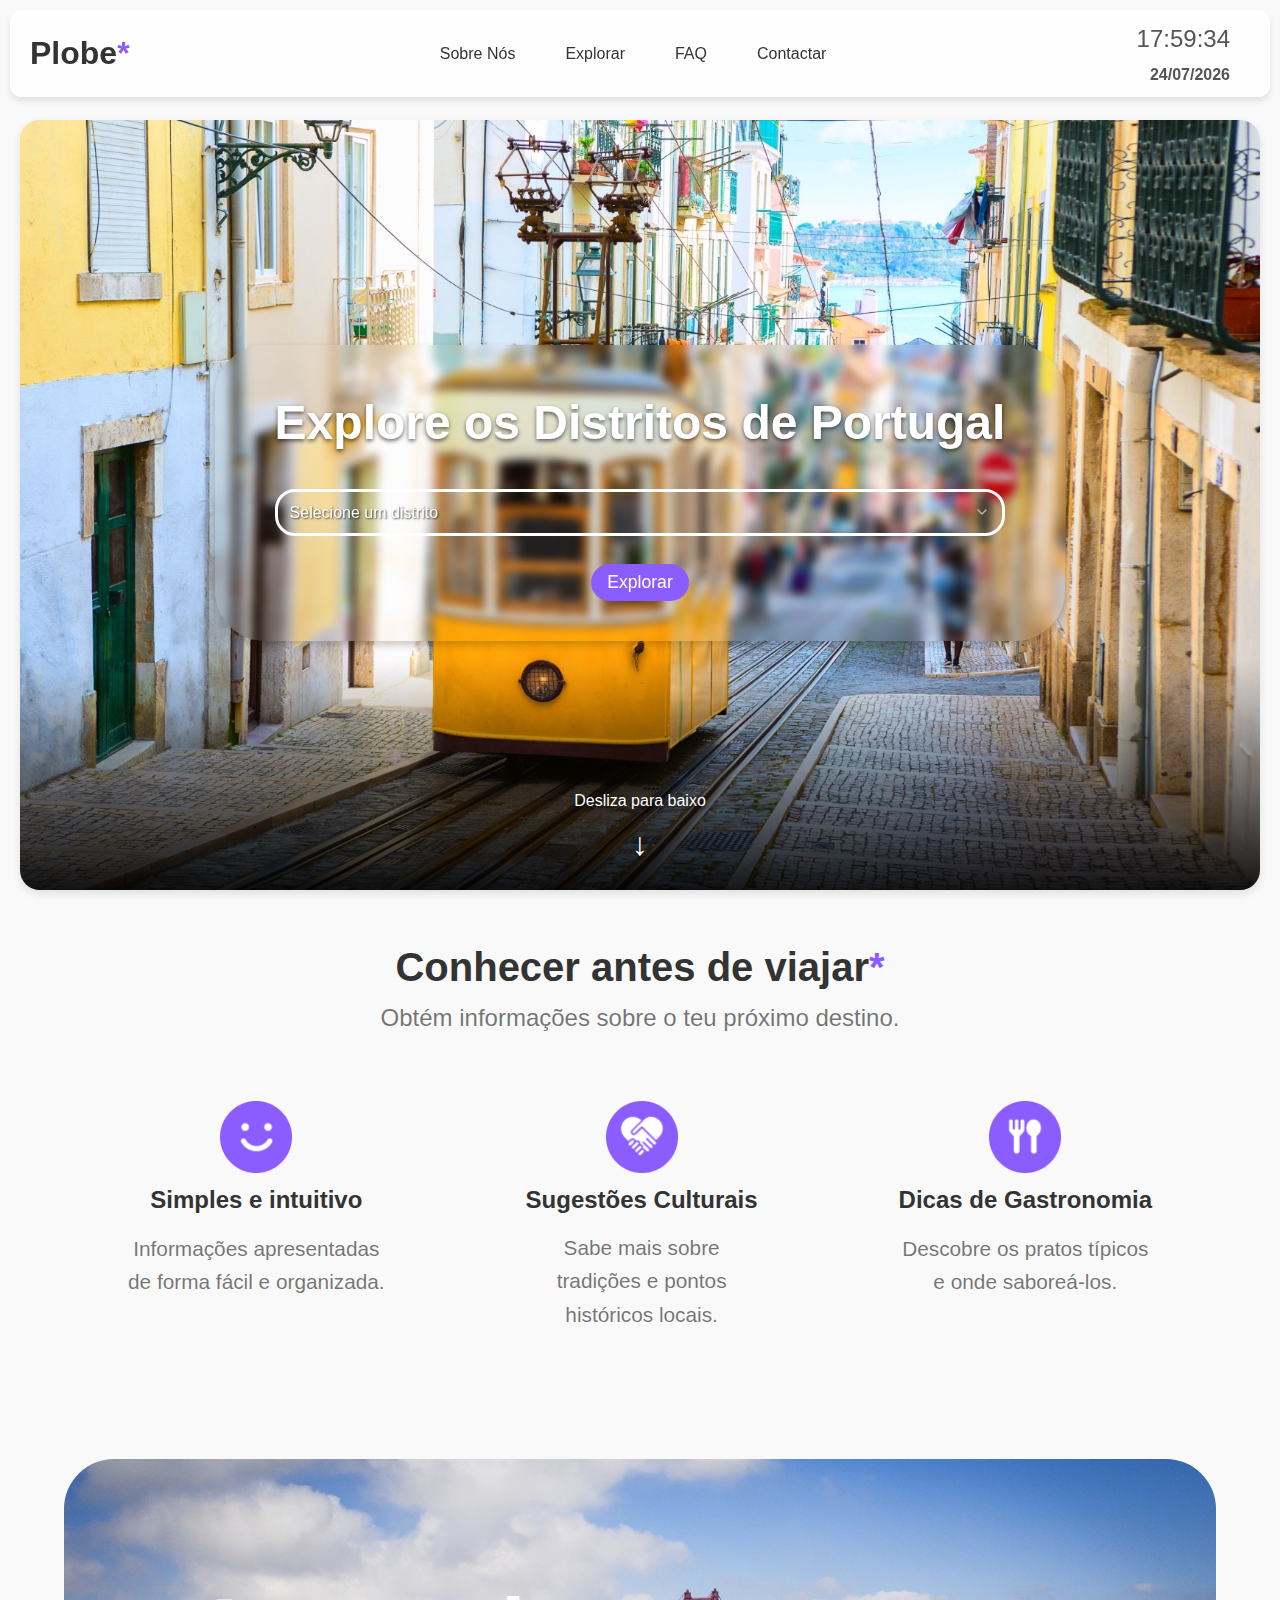
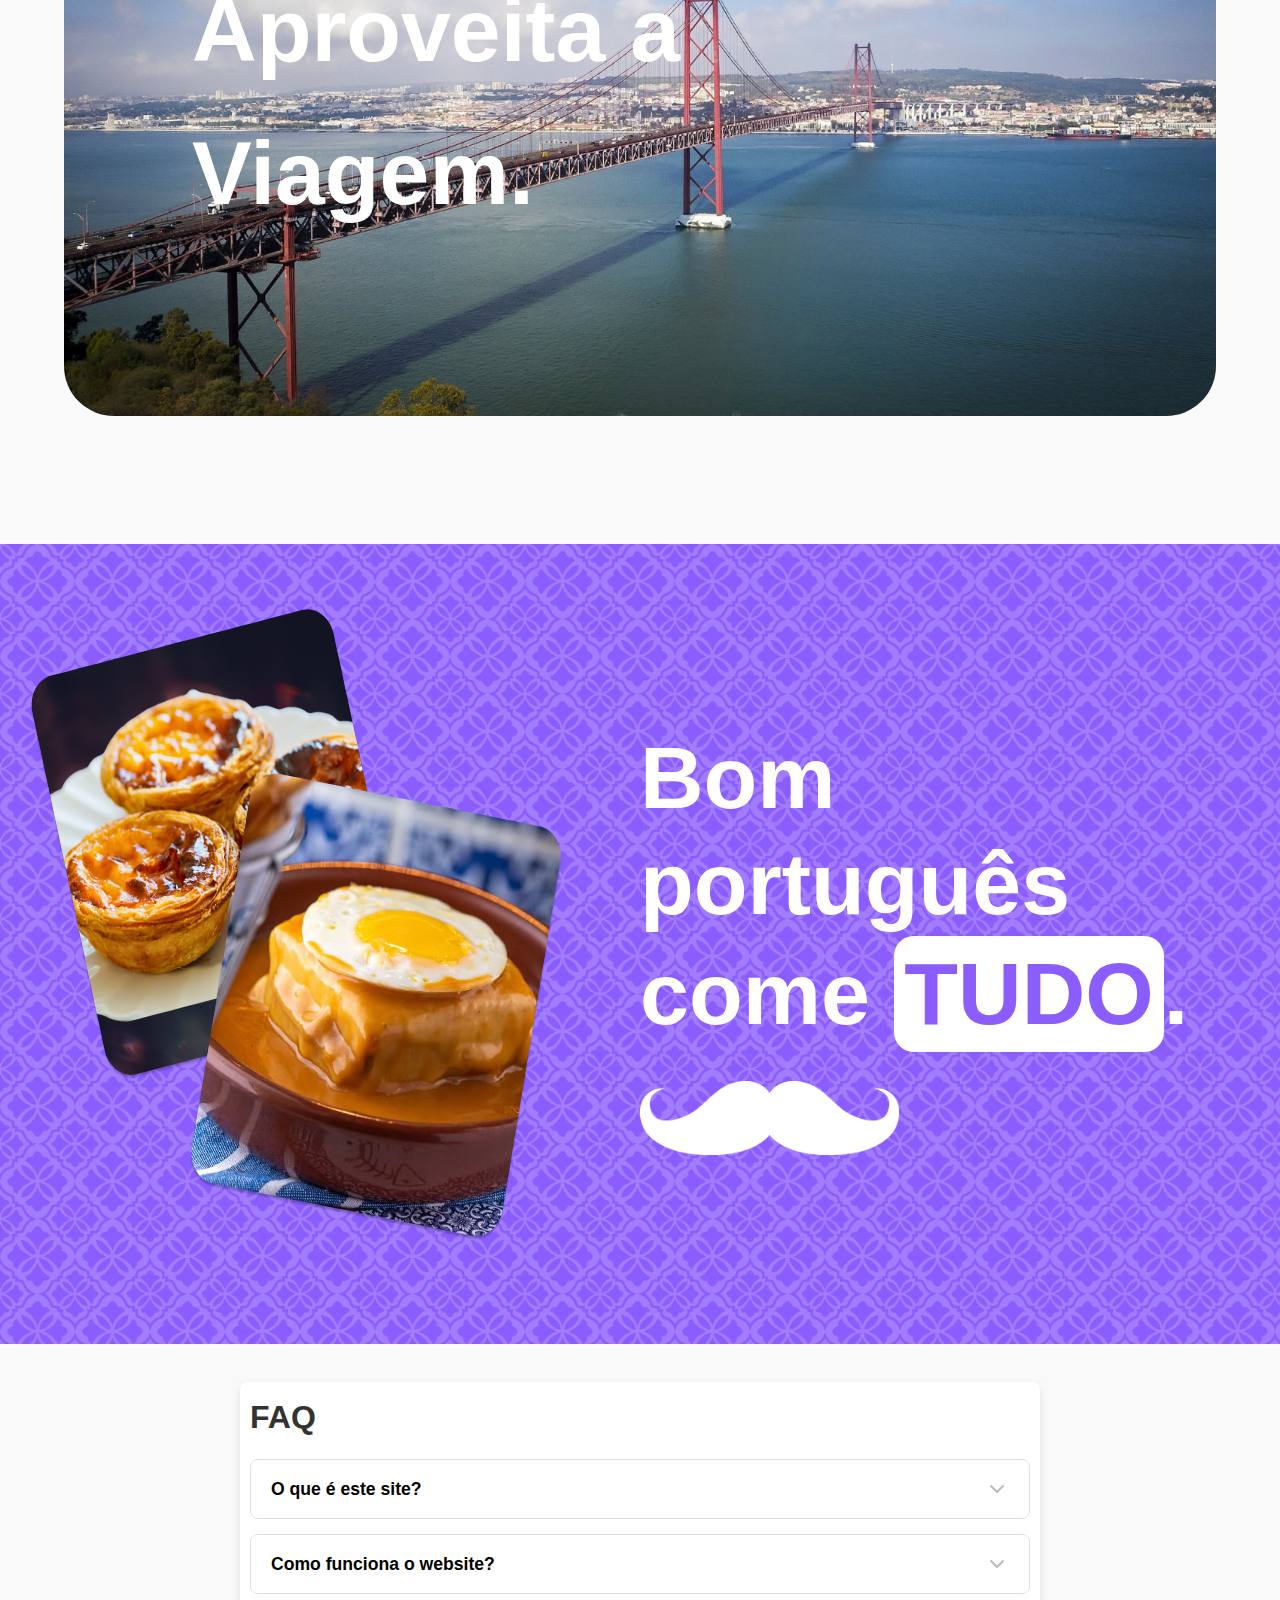
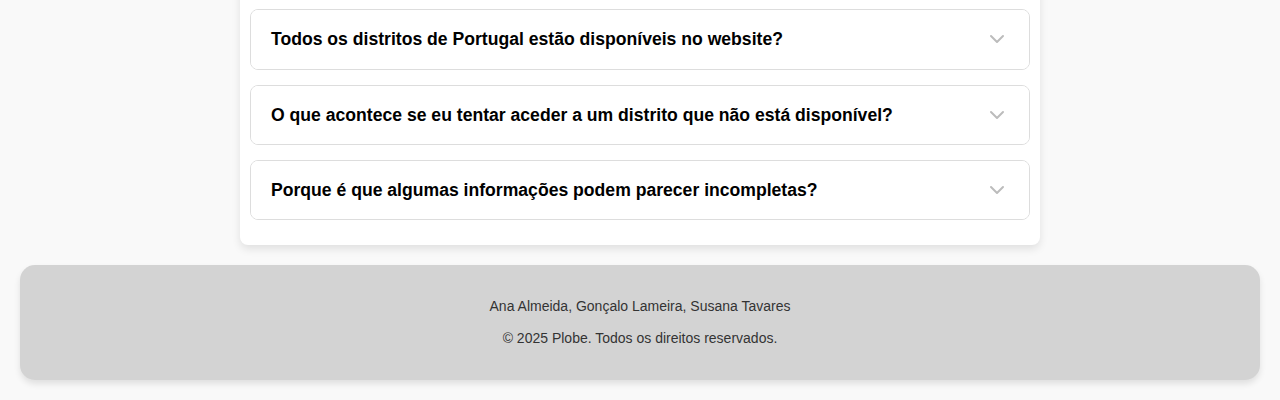
<file: ProjetoAI/Index.html>
<!DOCTYPE html>
<html lang="pt">
  <head>
    <meta charset="UTF-8" />
    <link rel="icon" type="image/png" href="images/main/logo.png"/>
    <meta name="viewport" content="width=device-width, initial-scale=1.0" />
    <link rel="stylesheet" href="styles.css" />
    <title>Plobe</title>
  </head>

  <body>

    <!--Barra de Navegação-->
    <header>
      <nav class="navbar-side">
        <div class="nav-side">
          <ul class="links-side">
            <li>
              <div class="top">
                <svg onclick="hideSidebar()" class="close" xmlns="http://www.w3.org/2000/svg" height="35px" viewBox="0 -960 960 960" width="35px" fill="#000000"><path d="m256-200-56-56 224-224-224-224 56-56 224 224 224-224 56 56-224 224 224 224-56 56-224-224-224 224Z"/></svg>
              </div>
            </li>
            <li><a href="SobreNos.html">Sobre Nós</a></li>
            <li><a href="#explorar">Explorar</a></li>
            <li><a href="#faq">FAQ</a></li>
            <li><a href="Contactar.html">Contactar</a></li>
          </ul>
        </div>
      </nav>
      <nav class="navbar">
        <div class="logo">
          <a href="Index.html">Plobe<span>*</span></a>
        </div>
        <div class="nav-links">
          <ul class="nav-top">
            <li><a href="SobreNos.html">Sobre Nós</a></li>
            <li><a href="#explorar">Explorar</a></li>
            <li><a href="#faq">FAQ</a></li>
            <li><a href="Contactar.html">Contactar</a></li>
          </ul>
        </div>
        <div class="date-time">
          <div id="Time"></div>
          <div id="Date"></div>
          <script src="time.js"></script>
        </div>
        <svg onclick="showSideBar()" class="sideBarIcon" xmlns="http://www.w3.org/2000/svg" height="40px" viewBox="0 -960 960 960" width="40px" fill="#00000"><path d="M120-240v-80h720v80H120Zm0-200v-80h720v80H120Zm0-200v-80h720v80H120Z"/></svg>
      </nav>
    </header>

    <main>
      <div class="slider-container" id="explorar">
        <div class="slides">
          <!-- Slide 1 -->
          <div class="slide active">
            <img src="images/main/slider1.jpg" alt="Algar de Benagil" />
            <div class="text-overlay"></div>
          </div>
          <!-- Slide 2 -->
          <div class="slide">
            <img src="images/main/slider2.jpg" alt="Serra da Estrela" />
            <div class="text-overlay"></div>
          </div>
          <!-- Slide 3 -->
          <div class="slide">
            <img src="images/main/slider3.jpg" alt="Costa Vicentina" />
            <div class="text-overlay"></div>
          </div>
        </div>

        <!-- Menu dropdown com todos os distritos -->
        <div class="middle">
          <div class="container">
            <h1>Explore os Distritos de Portugal</h1>
            <select id="distritos">
              <option value="">Selecione um distrito</option>
              <option value="Aveiro.html">Aveiro</option>
              <option value="Braga.html">Braga</option>
              <option value="Coimbra.html">Coimbra</option>
              <option value="Faro.html">Faro</option>
              <option value="Leiria.html">Leiria</option>
              <option value="Lisboa.html">Lisboa</option>
              <option value="Porto.html">Porto</option>
              <option value="Viana_do_Castelo.html">Viana do Castelo</option>
              <option value="Viseu.html">Viseu</option>
            </select>
            <br />
            <button class="cta-button" onclick="explorarDistrito()">
              Explorar
            </button>
          </div>
        </div>

          <!-- Seta "Desliza para baixo" -->
        <div class="scroll-indicator">
          <p>Desliza para baixo</p>
          <span>&darr;</span>
        </div>
      </div>

      <!-- Infos sobre o website -->
      <div class="conhecer" id="sobrenos">
        <h1 class="conhecer-p">Conhecer antes de viajar<span>*</span></h1>
        <p>Obtém informações sobre o teu próximo destino.</p>
        <div class="icons">
          <div class="SimplesIntuitivo">
            <img src="images/main/simplesintuitivo.png" />
            <h2>Simples e intuitivo</h2>
            <p>Informações apresentadas<br />de forma fácil e organizada.</p>
          </div>
          <div class="SugestoesCulturais">
            <img src="images/main/SugestoesCulturais.png" />
            <h2>Sugestões Culturais</h2>
            <p>
              Sabe mais sobre<br />tradições e pontos<br />históricos locais.
            </p>
          </div>
          <div class="DicasGastronomia">
            <img src="images/main/DicasGastronomia.png" />
            <h2>Dicas de Gastronomia</h2>
            <p>Descobre os pratos típicos<br />e onde saboreá-los.</p>
          </div>
        </div>
      </div>

      <!-- Imagem "Aproveita a Viagem" -->
      <div class="aproveita">
        <img src="images/main/image31.png" alt="image31" />
        <div class="aproveita-txt">
          <h1>Aproveita a<br />Viagem.</h1>
        </div>
      </div>

      <!-- Secção "Bom português come tudo" -->
      <div class="section">
        <div class="images">
          <img
            src="images/main/francesinha-1.png"
            alt="Francesinha"
            class="francesinha"
          />
          <img
            src="images/main/pastelnata-1.png"
            alt="Pastel de Nata"
            class="pastelnata"
          />
        </div>
        <div class="text">
          <h1>Bom português come <span class="highlight">TUDO</span>.</h1>
          <img src="images/main/bigode.png" alt="Bigode" class="bigode" />
        </div>
      </div>

      <!-- FAQ -->
      <div class="faq-container" id="faq">
        <h1>FAQ</h1>
        <div class="faq-item">
          <div class="faq-header">
            <h3>O que é este site?</h3>
          </div>
          <div class="faq-content">
            <p>
              Este é um website dedicado a explorar a cultura, os pontos
              turísticos, opções de lazer e a gastronomia dos diversos distritos
              de Portugal. Através de uma experiência intuitiva, poderá
              selecionar um distrito e aceder a informações detalhadas sobre o
              que ele tem para oferecer.
            </p>
          </div>
        </div>
        <div class="faq-item">
          <div class="faq-header">
            <h3>Como funciona o website?</h3>
          </div>
          <div class="faq-content">
            <p>
              O website apresenta um menu dropdown onde pode selecionar um
              distrito. Após escolher o distrito e carregar no botão
              correspondente, será redirecionado para uma página com todas as
              informações relevantes, incluindo locais de interesse, tradições
              culturais, atividades de lazer e pratos típicos.
            </p>
          </div>
        </div>
        <div class="faq-item">
          <div class="faq-header">
            <h3>
              Todos os distritos de Portugal estão disponíveis no website?
            </h3>
          </div>
          <div class="faq-content">
            <p>
              Não, para efeitos práticos e seguindo as orientações do nosso
              projeto, o website inclui apenas alguns distritos de exemplo.
              Assim, poderá explorar os conteúdos selecionados, mas não
              encontrará informações para todos os distritos de Portugal.
            </p>
          </div>
        </div>
        <div class="faq-item">
          <div class="faq-header">
            <h3>
              O que acontece se eu tentar aceder a um distrito que não está
              disponível?
            </h3>
          </div>
          <div class="faq-content">
            <p>
              Todos os distritos presentes no website têm página criada e completa.
            </p>
          </div>
        </div>
        <div class="faq-item">
          <div class="faq-header">
            <h3>Porque é que algumas informações podem parecer incompletas?</h3>
          </div>
          <div class="faq-content">
            <p>
              O website foi desenvolvido como um exemplo para mostrar as
              possibilidades de apresentação de conteúdos regionais. Algumas
              informações podem ser limitadas para cumprir os requisitos do
              projeto.
            </p>
          </div>
        </div>
      </div>
    </main>

    <!-- Footer -->
    <footer class="rounded-footer">
      <div>
        <p>Ana Almeida, Gonçalo Lameira, Susana Tavares</p>
        <p>&copy; 2025 Plobe. Todos os direitos reservados.</p>
      </div>
    </footer>
    <script src="script.js"></script>
    <script src="navbar.js"></script>
  </body>
</html>
</file>
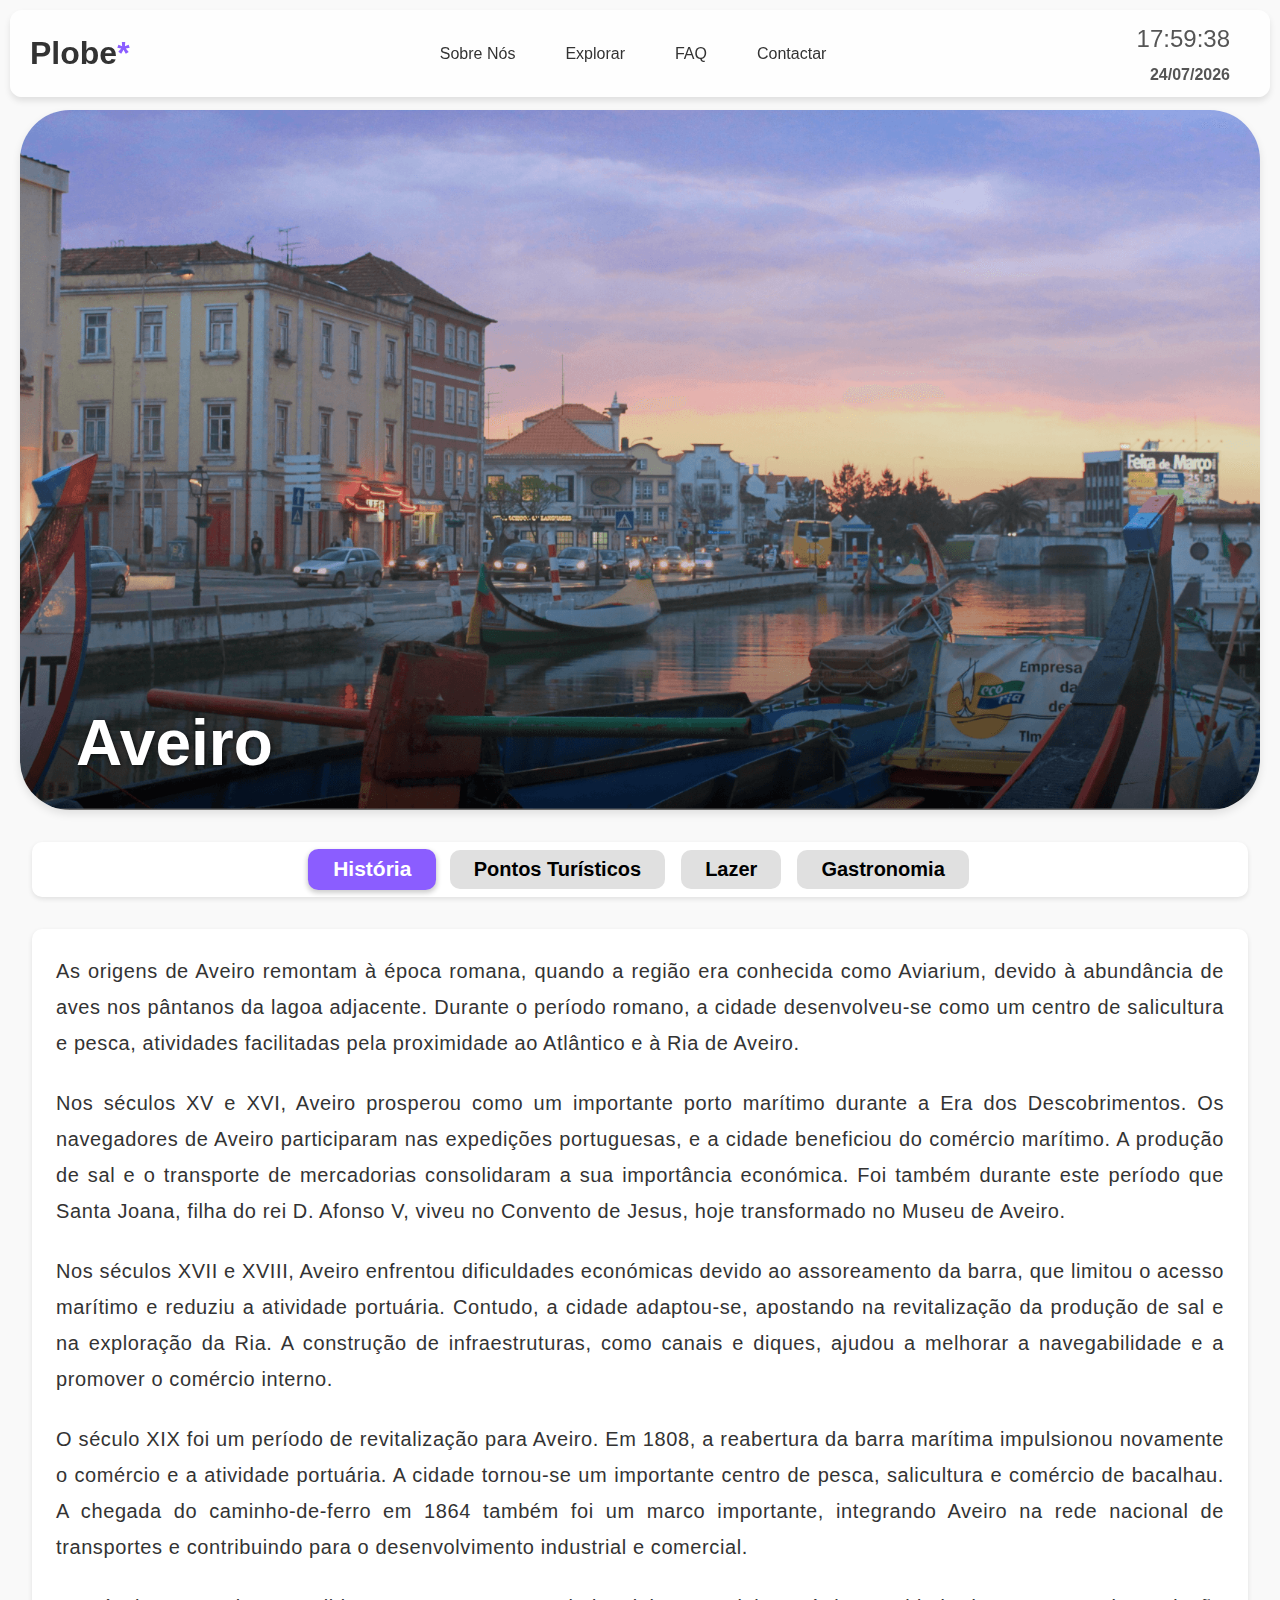
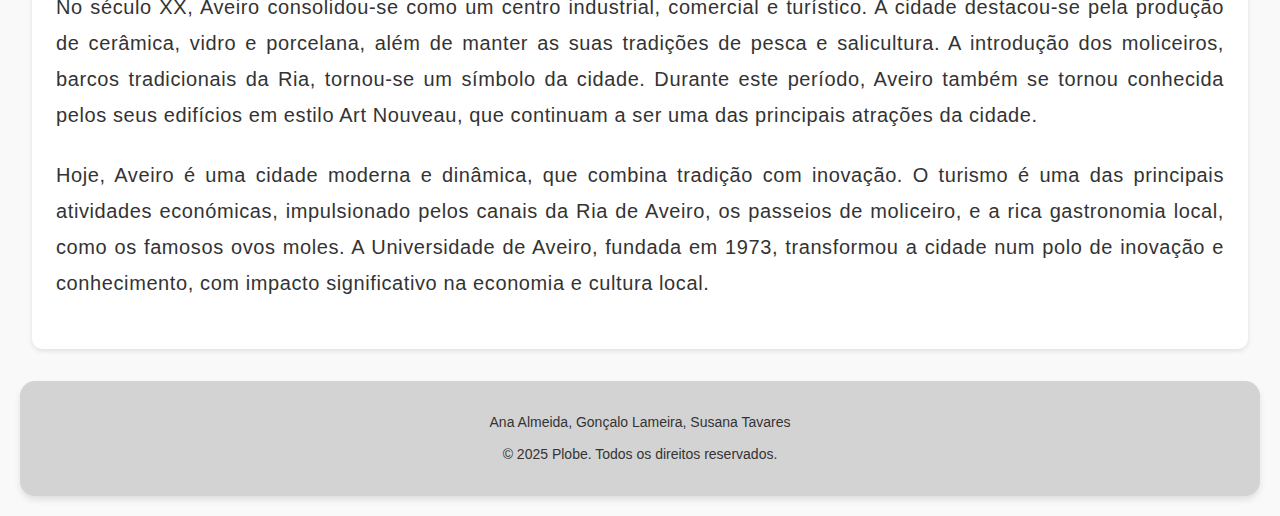
<file: ProjetoAI/Aveiro.html>
<!DOCTYPE html>
<html lang="pt">
<head>
    <meta charset="UTF-8">
    <link rel="icon" type="image/png" href="images/Imagens_Aveiro/logo.png"/>
    <meta name="viewport" content="width=device-width, initial-scale=1.0">   
    <link rel="stylesheet" href="Distritos.css">
    <title>Aveiro</title>
</head>
<body>

    <!--Barra de Navegação-->
    <header>
        <nav class="navbar-side">
            <div class="nav-side">
              <ul class="links-side">
                <li>
                  <div class="top">
                    <svg onclick="hideSidebar()" class="close" xmlns="http://www.w3.org/2000/svg" height="35px" viewBox="0 -960 960 960" width="35px" fill="#000000"><path d="m256-200-56-56 224-224-224-224 56-56 224 224 224-224 56 56-224 224 224 224-56 56-224-224-224 224Z"/></svg>
                  </div>
                </li>
                <li><a href="SobreNos.html">Sobre Nós</a></li>
                <li><a href="Index.html#explorar">Explorar</a></li>
                <li><a href="Index.html#faq">FAQ</a></li>
                <li><a href="Contactar.html">Contactar</a></li>
              </ul>
            </div>
          </nav>
          <nav class="navbar">
            <div class="logo">
              <a href="Index.html">Plobe<span>*</span></a>
            </div>
            <div class="nav-links">
              <ul class="nav-top">
                <li><a href="SobreNos.html">Sobre Nós</a></li>
                <li><a href="Index.html#explorar">Explorar</a></li>
                <li><a href="Index.html#faq">FAQ</a></li>
                <li><a href="Contactar.html">Contactar</a></li>
              </ul>
            </div>
            <div class="date-time">
              <div id="Time"></div>
              <div id="Date"></div>
              <script src="Distritos.js"></script>
            </div>
            <svg onclick="showSideBar()" class="sideBarIcon" xmlns="http://www.w3.org/2000/svg" height="40px" viewBox="0 -960 960 960" width="40px" fill="#00000"><path d="M120-240v-80h720v80H120Zm0-200v-80h720v80H120Zm0-200v-80h720v80H120Z"/></svg>
          </nav>
    </header>

    <main>
        <!--Imagem-->
        <div class="hero">
            <img src="images/Imagens_Aveiro/Aveiro.png" alt="Aveiro">
            <div class="hero-next">
                <h1>Aveiro</h1>
            </div>
        </div>

        <!--Botões -->
        <div class="tabs">
            <button class="tab active" onclick="showSection('historia')">História</button>
            <button class="tab" onclick="showSection('pontos-turisticos')">Pontos Turísticos</button>
            <button class="tab" onclick="showSection('lazer')">Lazer</button>
            <button class="tab" onclick="showSection('gastronomia')">Gastronomia</button>
        </div>

        <!--Corpo de texto Botão História-->
        <section id="historia" class="content">
            <p>As origens de Aveiro remontam à época romana, quando a região era conhecida como Aviarium, devido à abundância de aves nos pântanos da lagoa adjacente. Durante o período romano, a cidade desenvolveu-se como um centro de salicultura e pesca, atividades facilitadas pela proximidade ao Atlântico e à Ria de Aveiro.</p>
            <p>Nos séculos XV e XVI, Aveiro prosperou como um importante porto marítimo durante a Era dos Descobrimentos. Os navegadores de Aveiro participaram nas expedições portuguesas, e a cidade beneficiou do comércio marítimo. A produção de sal e o transporte de mercadorias consolidaram a sua importância económica. Foi também durante este período que Santa Joana, filha do rei D. Afonso V, viveu no Convento de Jesus, hoje transformado no Museu de Aveiro.</p>
            <p>Nos séculos XVII e XVIII, Aveiro enfrentou dificuldades económicas devido ao assoreamento da barra, que limitou o acesso marítimo e reduziu a atividade portuária. Contudo, a cidade adaptou-se, apostando na revitalização da produção de sal e na exploração da Ria. A construção de infraestruturas, como canais e diques, ajudou a melhorar a navegabilidade e a promover o comércio interno. </p>
            <p>O século XIX foi um período de revitalização para Aveiro. Em 1808, a reabertura da barra marítima impulsionou novamente o comércio e a atividade portuária. A cidade tornou-se um importante centro de pesca, salicultura e comércio de bacalhau. A chegada do caminho-de-ferro em 1864 também foi um marco importante, integrando Aveiro na rede nacional de transportes e contribuindo para o desenvolvimento industrial e comercial.</p>
            <p>No século XX, Aveiro consolidou-se como um centro industrial, comercial e turístico. A cidade destacou-se pela produção de cerâmica, vidro e porcelana, além de manter as suas tradições de pesca e salicultura. A introdução dos moliceiros, barcos tradicionais da Ria, tornou-se um símbolo da cidade. Durante este período, Aveiro também se tornou conhecida pelos seus edifícios em estilo Art Nouveau, que continuam a ser uma das principais atrações da cidade.</p>
            <p>Hoje, Aveiro é uma cidade moderna e dinâmica, que combina tradição com inovação. O turismo é uma das principais atividades económicas, impulsionado pelos canais da Ria de Aveiro, os passeios de moliceiro, e a rica gastronomia local, como os famosos ovos moles. A Universidade de Aveiro, fundada em 1973, transformou a cidade num polo de inovação e conhecimento, com impacto significativo na economia e cultura local.</p>
        </section>

        <!--Corpo de texto Botão Pontos Turísticos-->
        <section id="pontos-turisticos" class="content">
            <h3>Património Histórico e Arquitetónico</h3>
            <ul>
                <li>Arte Nova: Aveiro é conhecida pelas suas casas em estilo Arte Nova, como as que se encontram ao longo da Ria e o Museu Arte Nova, que celebra este movimento artístico.</li>
                <li>Igreja de São Gonçalinho: Igreja histórica com festas populares únicas em sua homenagem, como o lançamento de cavacas do telhado.</li>
                <li>Catedral de Aveiro (Sé de Aveiro): Também chamada Igreja de São Domingos, combina elementos históricos com arquitetura moderna.</li>
            </ul>

            <h3>Cultura e Tradições Locais</h3>
            <ul>
                <li>Festas de São Gonçalinho: Uma tradição local com celebrações animadas, procissões e o lançamento de cavacas, que atraem visitantes de toda a região.</li>
                <li>Artesanato Local: Produtos típicos incluem cerâmica pintada à mão e miniaturas dos tradicionais barcos moliceiros.</li>
            </ul>

            <h3>Belezas Naturais e Áreas ao Ar Livre</h3>
            <ul>
                <li>Ria de Aveiro: Ideal para passeios de barco nos moliceiros, onde se pode explorar as lagoas e canais enquanto se aprende sobre a história local.</li>
                <li>Salinas de Aveiro: Um local pitoresco onde se pode observar a produção de sal tradicional e a rica avifauna local, como flamingos.</li>
                <li>Praias de Aveiro: Praia da Costa Nova, com as suas icónicas casas às riscas, e a Praia da Barra, onde está localizado o Farol de Aveiro, o mais alto de Portugal.</li>
            </ul>

            <h3>Arquitetura e Urbanismo</h3>
            <ul>
                <li>Canais da Cidade: Os canais de Aveiro são uma característica única, criando uma atmosfera semelhante à de Veneza, com pontes pitorescas e margens repletas de vida.</li>
                <li>Edifícios Históricos: Casas tradicionais de pescadores e construções do século XIX e XX enriquecem a paisagem urbana da cidade.</li>
                <li>Mercado do Peixe: Um edifício emblemático, repleto de vida e história, ideal para conhecer os produtos frescos e os sabores locais.</li>
            </ul>
        </section>

        <!--Corpo de texto Botão Lazer-->
        <section id="lazer" class="content">

            <h3 class="secao-titulo">Atividades ao Ar Livre</h3>
            <div class="galeria">
                <div class="item">
                    <img src="images/Imagens_Aveiro/CostaNova.png" alt="Praia da Costa Nova">
                    <div class="texto">Praia da Costa Nova</div>
                </div>
                <div class="item">
                    <img src="images/Imagens_Aveiro/Ria.png" alt="Ria de Aveiro">
                    <div class="texto">Ria de Aveiro</div>
                </div>
                <div class="item">
                    <img src="images/Imagens_Aveiro/Parque.png" alt="Parque Infante D. Pedro">
                    <div class="texto">Parque Infante D. Pedro</div>
                </div>
                <div class="item">
                    <img src="images/Imagens_Aveiro/PraiaBarra.png" alt="Praia da Barra">
                    <div class="texto">Praia da Barra</div>
                </div>
            </div>

            <h3 class="secao-titulo">Cultura e Entretenimento</h3>
            <div class="galeria">
                <div class="item">
                    <img src="images/Imagens_Aveiro/Teatro.png" alt="Teatro Aveirense">
                    <div class="texto">Teatro Aveirense</div>
                </div>
                <div class="item">
                    <img src="images/Imagens_Aveiro/MuseuVistaAlegre.png" alt="Museu da Vista Alegre">
                    <div class="texto">Museu da Vista Alegre</div>
                </div>
                <div class="item">
                    <img src="images/Imagens_Aveiro/FeiraMarço.png" alt="Feira de Março">
                    <div class="texto">Feira de Março</div>
                </div>
                <div class="item">
                    <img src="images/Imagens_Aveiro/Universidade.png" alt="Universidade de Aveiro">
                    <div class="texto">Universidade de Aveiro</div>
                </div>
            </div>

            <h3 class="secao-titulo">Vida Noturna</h3>
            <div class="galeria">
                <div class="item">
                    <img src="images/Imagens_Aveiro/Praça.png" alt="Praça do Peixe">
                    <div class="texto">Praça do Peixe</div>
                </div>
                <div class="item">
                    <img src="images/Imagens_Aveiro/AutocarroBar.png" alt="Autocarro Bar">
                    <div class="texto">Autocarro Bar</div>
                </div>
                <div class="item">
                    <img src="images/Imagens_Aveiro/EstaçaoLuz.png" alt="Estação da Luz">
                    <div class="texto">Estação da Luz</div>
                </div>
                <div class="item">
                    <img src="images/Imagens_Aveiro/SalClub.png" alt="Sal Club">
                    <div class="texto">Sal Club</div>
                </div>
            </div>

            <h3 class="secao-titulo">Atividades Familiares</h3>
            <div class="galeria">
                <div class="item">
                    <img src="images/Imagens_Aveiro/Moliceiro.png" alt="Passeio de Moliceiro">
                    <div class="texto">Passeio de Moliceiro</div>
                </div>
                <div class="item">
                    <img src="images/Imagens_Aveiro/CienciaViva.png" alt="Ciência Viva">
                    <div class="texto">Ciência Viva</div>
                </div>
                <div class="item">
                    <img src="images/Imagens_Aveiro/ParqueCidade.png" alt="Parque da Cidade">
                    <div class="texto">Parque da Cidade</div>
                </div>
                <div class="item">
                    <img src="images/Imagens_Aveiro/Forum.png" alt="Fórum Aveiro">
                    <div class="texto">Fórum Aveiro</div>
                </div>
            </div>
        </section>

        <!--Corpo de texto Botão Gastronomia-->
        <section id="gastronomia" class="content">
            <h3 class="secao-titulo">Pratos Tradicionais</h3>
            <div class="galeria">
                <div class="item">
                    <img src="images/Imagens_Aveiro/ArrozMarisco.png" alt="Arroz de Marisco">
                    <div class="texto">Arroz de Marisco</div>
                </div>
                <div class="item">
                    <img src="images/Imagens_Aveiro/BacalhauLagareiro.png" alt="Bacalhau à Lagareiro">
                    <div class="texto">Bacalhau à Lagareiro</div>
                </div>
                <div class="item">
                    <img src="images/Imagens_Aveiro/espirais_robalo.png" alt="Espirais de Robalho">
                    <div class="texto">Espirais de Robalo</div>
                </div>
            </div>
            <h3 class="secao-titulo">Doces e Sobremesas</h3>
            <div class="galeria">
                <div class="item">
                    <img src="images/Imagens_Aveiro/Ovos-Moles-de-Aveiro.png" alt="Ovos Moles">
                    <div class="texto">Ovos Moles</div>
                </div>
                <div class="item">
                    <img src="images/Imagens_Aveiro/LeiteCreme.png" alt="Leite Creme">
                    <div class="texto">Leite Creme</div>
                </div>
                <div class="item">
                    <img src="images/Imagens_Aveiro/tripa.png" alt="Tripa de Aveiro">
                    <div class="texto">Tripa de Aveiro</div>
                </div>
            </div>
        </section>

        <script src="Distritos.js" defer></script>

    </main>

    <!--Footer-->
    <footer class="rounded-footer">
        <div>
            <p>Ana Almeida, Gonçalo Lameira, Susana Tavares</p>
            <p>&copy; 2025 Plobe. Todos os direitos reservados.</p>
        </div>
    </footer>
</body>
</html>
</file>
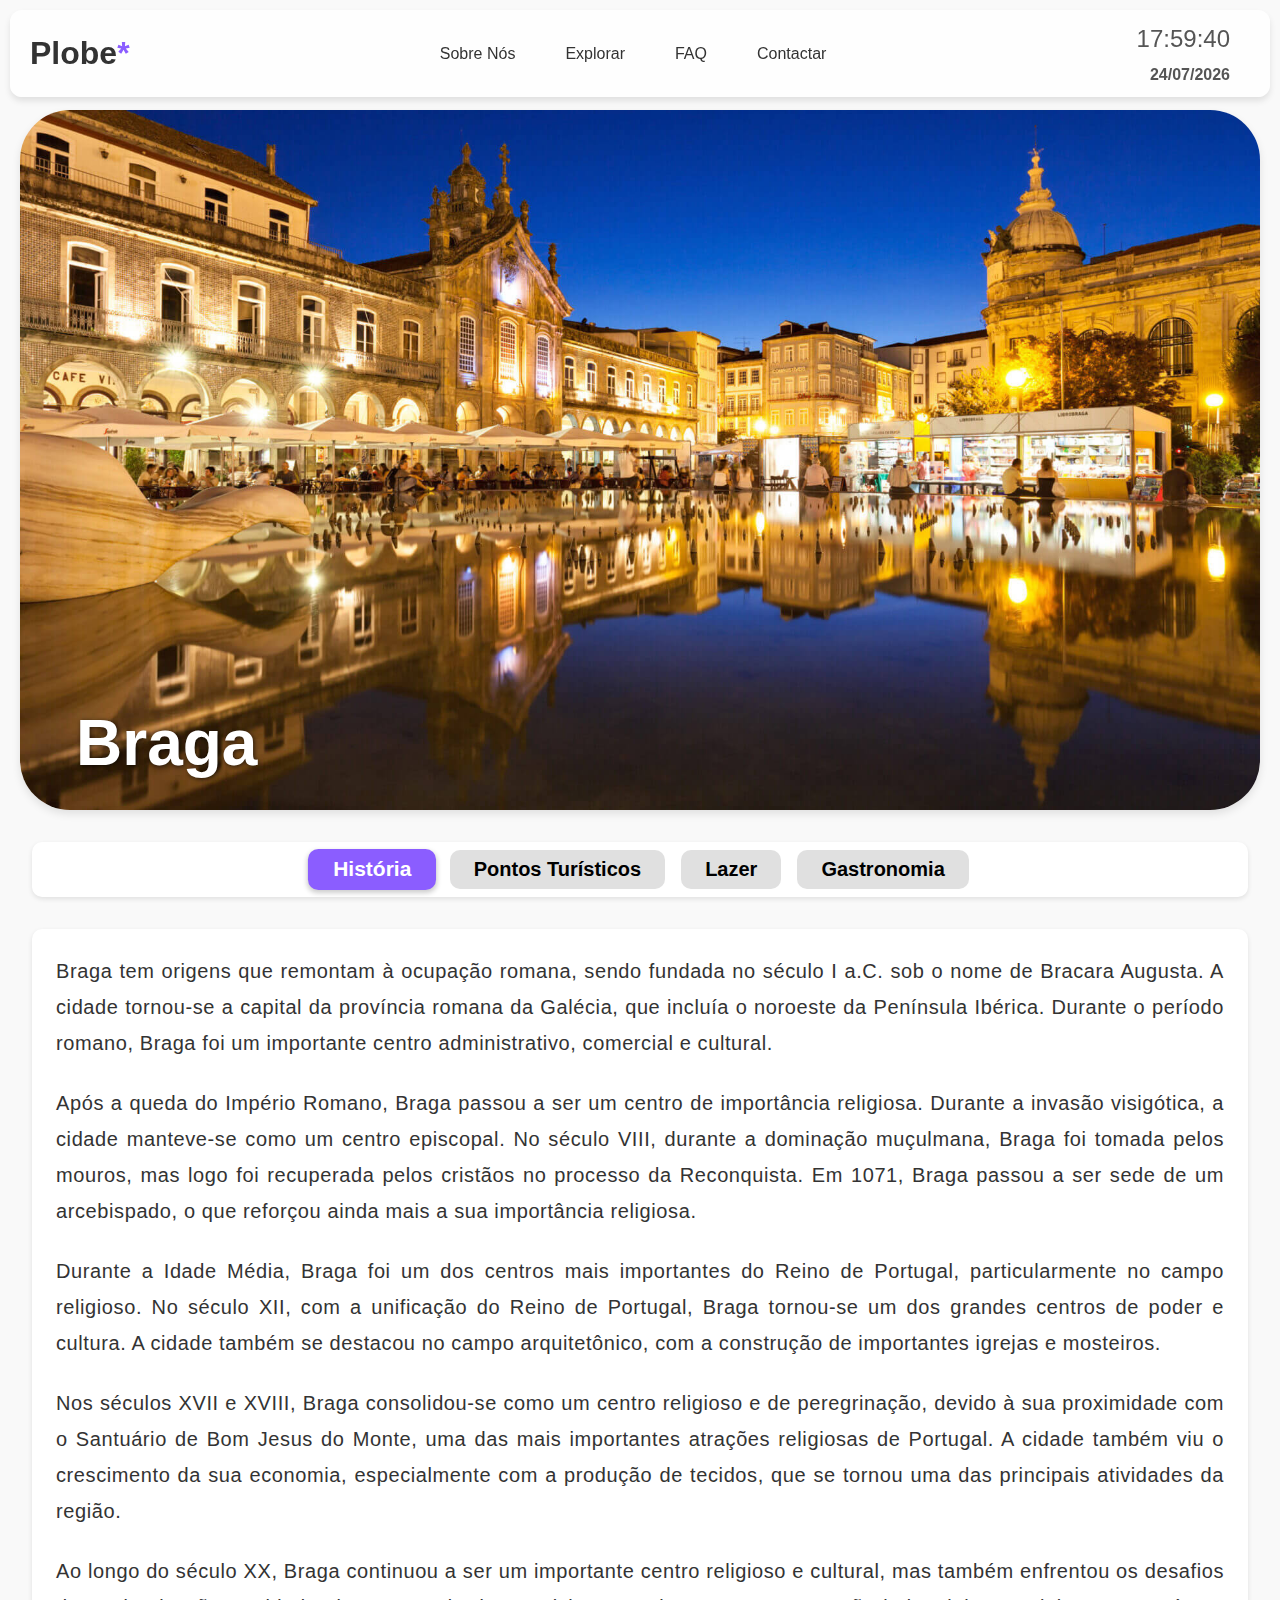
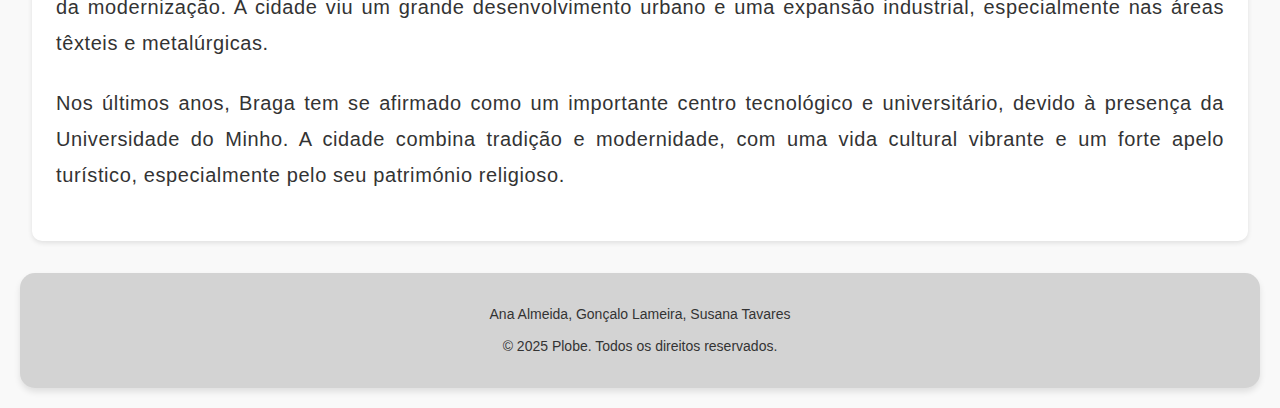
<file: ProjetoAI/Braga.html>
<!DOCTYPE html>
<html lang="pt">
<head>
    <meta charset="UTF-8">
    <link rel="icon" type="image/png" href="images/Imagens_Braga/logo.png"/>
    <meta name="viewport" content="width=device-width, initial-scale=1.0">   
    <link rel="stylesheet" href="Distritos.css">
    <title>Braga</title>
</head>
<body>

    <!--Barra de Navegação-->
    <header>
        <nav class="navbar-side">
            <div class="nav-side">
              <ul class="links-side">
                <li>
                  <div class="top">
                    <svg onclick="hideSidebar()" class="close" xmlns="http://www.w3.org/2000/svg" height="35px" viewBox="0 -960 960 960" width="35px" fill="#000000"><path d="m256-200-56-56 224-224-224-224 56-56 224 224 224-224 56 56-224 224 224 224-56 56-224-224-224 224Z"/></svg>
                  </div>
                </li>
                <li><a href="SobreNos.html">Sobre Nós</a></li>
                <li><a href="Index.html#explorar">Explorar</a></li>
                <li><a href="Index.html#faq">FAQ</a></li>
                <li><a href="Contactar.html">Contactar</a></li>
              </ul>
            </div>
          </nav>
          <nav class="navbar">
            <div class="logo">
              <a href="Index.html">Plobe<span>*</span></a>
            </div>
            <div class="nav-links">
              <ul class="nav-top">
                <li><a href="SobreNos.html">Sobre Nós</a></li>
                <li><a href="Index.html#explorar">Explorar</a></li>
                <li><a href="Index.html#faq">FAQ</a></li>
                <li><a href="Contactar.html">Contactar</a></li>
              </ul>
            </div>
            <div class="date-time">
              <div id="Time"></div>
              <div id="Date"></div>
              <script src="Distritos.js"></script>
            </div>
            <svg onclick="showSideBar()" class="sideBarIcon" xmlns="http://www.w3.org/2000/svg" height="40px" viewBox="0 -960 960 960" width="40px" fill="#00000"><path d="M120-240v-80h720v80H120Zm0-200v-80h720v80H120Zm0-200v-80h720v80H120Z"/></svg>
          </nav>
    </header>

    <main>
        <!--Imagem-->
        <div class="hero">
            <img src="images/Imagens_Braga/Braga.jpg" alt="Braga">
            <div class="hero-next">
                <h1>Braga</h1>
            </div>
        </div>

        <!--Botões -->
        <div class="tabs">
            <button class="tab active" onclick="showSection('historia')">História</button>
            <button class="tab" onclick="showSection('pontos-turisticos')">Pontos Turísticos</button>
            <button class="tab" onclick="showSection('lazer')">Lazer</button>
            <button class="tab" onclick="showSection('gastronomia')">Gastronomia</button>
        </div>
        
        <!--Corpo de texto Botão História-->
        <section id="historia" class="content">
            <p>Braga tem origens que remontam à ocupação romana, sendo fundada no século I a.C. sob o nome de Bracara Augusta. A cidade tornou-se a capital da província romana da Galécia, que incluía o noroeste da Península Ibérica. Durante o período romano, Braga foi um importante centro administrativo, comercial e cultural.</p>
            <p>Após a queda do Império Romano, Braga passou a ser um centro de importância religiosa. Durante a invasão visigótica, a cidade manteve-se como um centro episcopal. No século VIII, durante a dominação muçulmana, Braga foi tomada pelos mouros, mas logo foi recuperada pelos cristãos no processo da Reconquista. Em 1071, Braga passou a ser sede de um arcebispado, o que reforçou ainda mais a sua importância religiosa.</p>
            <p>Durante a Idade Média, Braga foi um dos centros mais importantes do Reino de Portugal, particularmente no campo religioso. No século XII, com a unificação do Reino de Portugal, Braga tornou-se um dos grandes centros de poder e cultura. A cidade também se destacou no campo arquitetônico, com a construção de importantes igrejas e mosteiros.</p>
            <p>Nos séculos XVII e XVIII, Braga consolidou-se como um centro religioso e de peregrinação, devido à sua proximidade com o Santuário de Bom Jesus do Monte, uma das mais importantes atrações religiosas de Portugal. A cidade também viu o crescimento da sua economia, especialmente com a produção de tecidos, que se tornou uma das principais atividades da região.</p>
            <p>Ao longo do século XX, Braga continuou a ser um importante centro religioso e cultural, mas também enfrentou os desafios da modernização. A cidade viu um grande desenvolvimento urbano e uma expansão industrial, especialmente nas áreas têxteis e metalúrgicas.</p>
            <p>Nos últimos anos, Braga tem se afirmado como um importante centro tecnológico e universitário, devido à presença da Universidade do Minho. A cidade combina tradição e modernidade, com uma vida cultural vibrante e um forte apelo turístico, especialmente pelo seu património religioso.</p>
        </section>

        <!--Corpo de texto Botão Pontos Turísticos-->
        <section id="pontos-turisticos" class="content">
            <h3>Centro Histórico</h3>
            <ul>
                <li>Sé de Braga: A mais antiga catedral de Portugal, com arquitetura românica e gótica. O Tesouro-Museu da Sé guarda relíquias religiosas importantes.</li>
                <li>Arco da Porta Nova: Um arco triunfal que serve de entrada simbólica para o centro histórico.</li>
                <li>Palácio do Raio: Edifício em estilo barroco, famoso pela sua fachada de azulejos azuis.</li>
                <li>Jardim de Santa Bárbara: Um jardim encantador ao lado do antigo Paço Arquiepiscopal.</li>
            </ul>

            <h3>Santuários Religiosos</h3>
            <ul>
                <li>Santuário do Bom Jesus do Monte: Um dos marcos mais emblemáticos de Braga, com uma escadaria monumental em estilo barroco e vistas deslumbrantes da cidade. Património Mundial da UNESCO.</li>
                <li>Santuário de Nossa Senhora do Sameiro: Segundo maior santuário mariano de Portugal, com uma atmosfera tranquila e panoramas incríveis.</li>
                <li>Igreja de São Marcos: Conhecida pela fachada rococó e pelo interior ricamente decorado.</li>
            </ul>

            <h3>Museus e Cultura</h3>
            <ul>
                <li>Museu dos Biscainhos: Um palácio do século XVII que oferece uma visão da vida aristocrática da época.</li>
                <li>Museu Pio XII: Exibe arte sacra, achados arqueológicos e uma vista panorâmica do alto da torre.</li>
                <li>Teatro Circo: Um teatro histórico que é palco de concertos, peças e outros eventos culturais.</li>
            </ul>

            <h3>Praças e Ruas Típicas</h3>
            <ul>
                <li>Praça da República: Também chamada de "Arcada", é o coração da cidade, rodeada por cafés e fontes.</li>
                <li>Rua do Souto: Principal rua pedonal de Braga, ideal para passeios e compras.</li>
                <li>Largo do Paço: Uma praça histórica com edifícios nobres e fontes antigas.</li>
            </ul>
        </section>

        <!--Corpo de texto Botão Lazer-->
        <section id="lazer" class="content">
            <h3 class="secao-titulo">Atividades ao Ar Livre</h3>
            <div class="galeria">
                <div class="item">
                    <img src="images/Imagens_Braga/SantaBarbara.png" alt="Jardim de Santa Bárbara">
                    <div class="texto">Jardim de Santa Bárbara</div>
                </div>
                <div class="item">
                    <img src="images/Imagens_Braga/Rodovia.png" alt="Parque da Rodovia">
                    <div class="texto">Parque da Rodovia</div>
                </div>
                <div class="item">
                    <img src="images/Imagens_Braga/Lagoa.png" alt="Lagoa de Sete Fontes">
                    <div class="texto">Lagoa de Sete Fontes</div>
                </div>
                <div class="item">
                    <img src="images/Imagens_Braga/BomJesus.png" alt="Santuário Bom Jesus">
                    <div class="texto">Santuário Bom Jesus</div>
                </div>
            </div>

            <h3 class="secao-titulo">Cultura e Entretenimento</h3>
            <div class="galeria">
                <div class="item">
                    <img src="images/Imagens_Braga/Theatro.png" alt="Theatro Circo">
                    <div class="texto">Theatro Circo</div>
                </div>
                <div class="item">
                    <img src="images/Imagens_Braga/AlticeForum.png" alt="Altice Forum Braga">
                    <div class="texto">Altice Forum Braga</div>
                </div>
                <div class="item">
                    <img src="images/Imagens_Braga/Romana.png" alt="Braga Romana">
                    <div class="texto">Braga Romana</div>
                </div>
                <div class="item">
                    <img src="images/Imagens_Braga/SaoJoao.png" alt="São João de Braga">
                    <div class="texto">São João de Braga</div>
                </div>
            </div>

            <h3 class="secao-titulo">Vida Noturna</h3>
            <div class="galeria">
                <div class="item">
                    <img src="images/Imagens_Braga/Souto.png" alt="Rua do Souto">
                    <div class="texto">Rua do Souto</div>
                </div>
                <div class="item">
                    <img src="images/Imagens_Braga/Praça.png" alt="Praça da República">
                    <div class="texto">Praça da República</div>
                </div>
                <div class="item">
                    <img src="images/Imagens_Braga/keimodrumo.png" alt="Keimódrumo">
                    <div class="texto">Keimódrumo</div>
                </div>
                <div class="item">
                    <img src="images/Imagens_Braga/Pateo.png" alt="Páteo da Sé">
                    <div class="texto">Páteo da Sé</div>
                </div>
            </div>

            <h3 class="secao-titulo">Atividades Familiares</h3>
            <div class="galeria">
                <div class="item">
                    <img src="images/Imagens_Braga/Parque.png" alt="Parque Aventura">
                    <div class="texto">Parque Aventura</div>
                </div>
                <div class="item">
                    <img src="images/Imagens_Braga/Quinta.png" alt="Quinta Pedagógica">
                    <div class="texto">Quinta Pedagógica</div>
                </div>
                <div class="item">
                    <img src="images/Imagens_Braga/Piscinas.png" alt="Piscinas Municipais">
                    <div class="texto">Piscinas Municipais</div>
                </div>
                <div class="item">
                    <img src="images/Imagens_Braga/Ponte.png" alt="Parque da Ponte">
                    <div class="texto">Parque da Ponte</div>
                </div>
            </div>

        </section>

        <!--Corpo de texto Botão Gastronomia-->
        <section id="gastronomia" class="content">
            <h3 class="secao-titulo">Pratos Tradicionais</h3>
            <div class="galeria">
                <div class="item">
                    <img src="images/Imagens_Braga/PapasdeSarrabulho.png" alt="Papas de Sarrabulho">
                    <div class="texto">Papas de Sarrabulho</div>
                </div>
                <div class="item">
                    <img src="images/Imagens_Braga/BacalhauBraga.png" alt="Bacalhau à Braga">
                    <div class="texto">Bacalhau à Braga</div>
                </div>
                <div class="item">
                    <img src="images/Imagens_Braga/CaldoVerde.png" alt="Caldo Verde">
                    <div class="texto">Caldo Verde</div>
                </div>
            </div>
            <h3 class="secao-titulo">Doces e Sobremesas</h3>
            <div class="galeria">
                <div class="item">
                    <img src="images/Imagens_Braga/TibiasBraga.png" alt="Tíbias de Braga">
                    <div class="texto">Pastéis de Belém</div>
                </div>
                <div class="item">
                    <img src="images/Imagens_Braga/Fidalguinhos.png" alt="Fidalguinhos">
                    <div class="texto">Fidalguinhos</div>
                </div>
                <div class="item">
                    <img src="images/Imagens_Braga/MexidosMinho.png" alt="Mexidos do Minho">
                    <div class="texto">Mexidos do Minho</div>
                </div>
            </div>
        </section>

        <script src="Distritos.js" defer></script>

    </main>

    <!--Footer-->
    <footer class="rounded-footer">
        <div>
            <p>Ana Almeida, Gonçalo Lameira, Susana Tavares</p>
            <p>&copy; 2025 Plobe. Todos os direitos reservados.</p>
        </div>
    </footer>
</body>
</html>
</file>
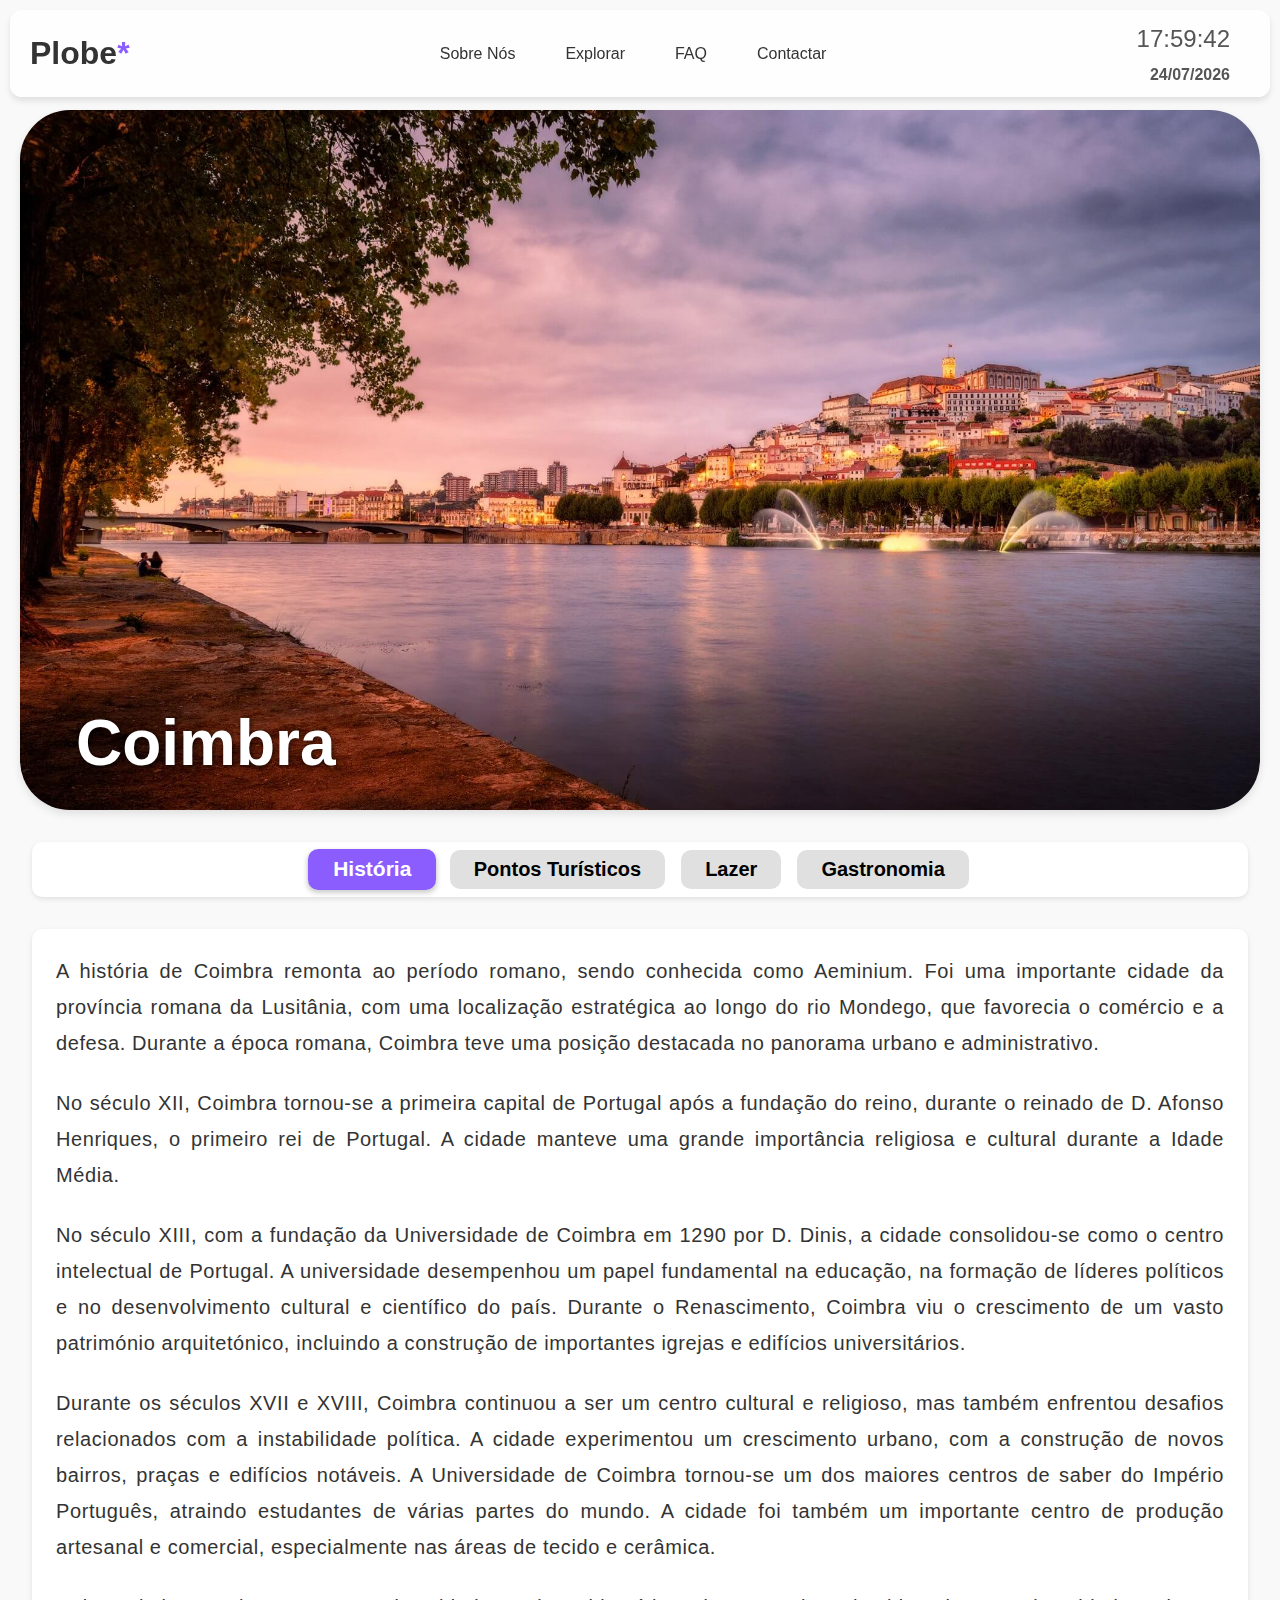
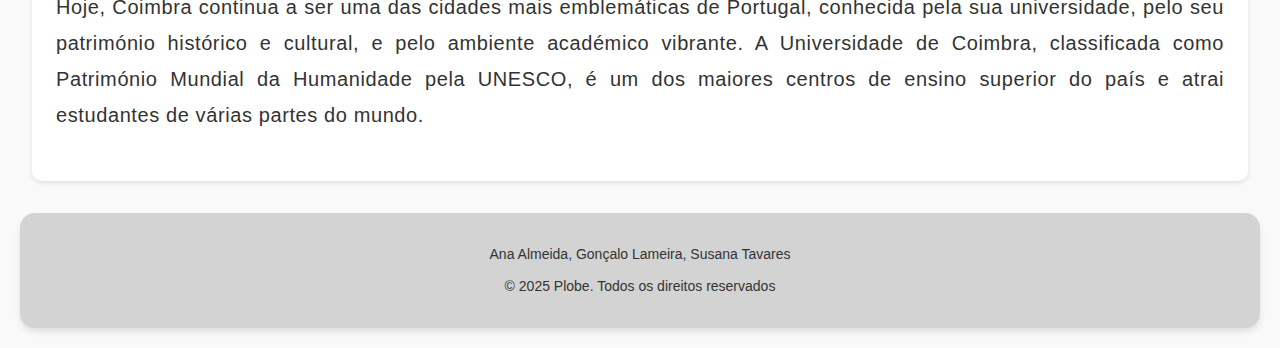
<file: ProjetoAI/Coimbra.html>
<!DOCTYPE html>
<html lang="pt">
<head>
    <meta charset="UTF-8">
    <link rel="icon" type="image/png" href="images/Imagens_Coimbra/logo.png"/>
    <meta name="viewport" content="width=device-width, initial-scale=1.0">   <link rel="stylesheet" href="Distritos.css">
    <link rel="stylesheet" href="Distritos.css">
    <title>Coimbra</title>
</head>
<body>

    <!--Barra de Navegação-->
    <header>
        <nav class="navbar-side">
            <div class="nav-side">
              <ul class="links-side">
                <li>
                  <div class="top">
                    <svg onclick="hideSidebar()" class="close" xmlns="http://www.w3.org/2000/svg" height="35px" viewBox="0 -960 960 960" width="35px" fill="#000000"><path d="m256-200-56-56 224-224-224-224 56-56 224 224 224-224 56 56-224 224 224 224-56 56-224-224-224 224Z"/></svg>
                  </div>
                </li>
                <li><a href="SobreNos.html">Sobre Nós</a></li>
                <li><a href="Index.html#explorar">Explorar</a></li>
                <li><a href="Index.html#faq">FAQ</a></li>
                <li><a href="Contactar.html">Contactar</a></li>
              </ul>
            </div>
          </nav>
          <nav class="navbar">
            <div class="logo">
              <a href="Index.html">Plobe<span>*</span></a>
            </div>
            <div class="nav-links">
              <ul class="nav-top">
                <li><a href="SobreNos.html">Sobre Nós</a></li>
                <li><a href="Index.html#explorar">Explorar</a></li>
                <li><a href="Index.html#faq">FAQ</a></li>
                <li><a href="Contactar.html">Contactar</a></li>
              </ul>
            </div>
            <div class="date-time">
              <div id="Time"></div>
              <div id="Date"></div>
              <script src="Distritos.js"></script>
            </div>
            <svg onclick="showSideBar()" class="sideBarIcon" xmlns="http://www.w3.org/2000/svg" height="40px" viewBox="0 -960 960 960" width="40px" fill="#00000"><path d="M120-240v-80h720v80H120Zm0-200v-80h720v80H120Zm0-200v-80h720v80H120Z"/></svg>
          </nav>
    </header>

    <main>
        <!--Imagem-->
        <div class="hero">
            <img src="images/Imagens_Coimbra/Coimbra.jpg" alt="Coimbra">
            <div class="hero-next">
                <h1>Coimbra</h1>
            </div>
        </div>

        <!--Botões -->
        <div class="tabs">
            <button class="tab active" onclick="showSection('historia')">História</button>
            <button class="tab" onclick="showSection('pontos-turisticos')">Pontos Turísticos</button>
            <button class="tab" onclick="showSection('lazer')">Lazer</button>
            <button class="tab" onclick="showSection('gastronomia')">Gastronomia</button>
        </div>
        
        <!--Corpo de texto Botão História-->
        <section id="historia" class="content">
            <p> A história de Coimbra remonta ao período romano, sendo conhecida como Aeminium. Foi uma importante cidade da província romana da Lusitânia, com uma localização estratégica ao longo do rio Mondego, que favorecia o comércio e a defesa. Durante a época romana, Coimbra teve uma posição destacada no panorama urbano e administrativo.</p>
            <p>  No século XII, Coimbra tornou-se a primeira capital de Portugal após a fundação do reino, durante o reinado de D. Afonso Henriques, o primeiro rei de Portugal. A cidade manteve uma grande importância religiosa e cultural durante a Idade Média.</p>
            <p>No século XIII, com a fundação da Universidade de Coimbra em 1290 por D. Dinis, a cidade consolidou-se como o centro intelectual de Portugal. A universidade desempenhou um papel fundamental na educação, na formação de líderes políticos e no desenvolvimento cultural e científico do país. Durante o Renascimento, Coimbra viu o crescimento de um vasto património arquitetónico, incluindo a construção de importantes igrejas e edifícios universitários.</p>
            <p> Durante os séculos XVII e XVIII, Coimbra continuou a ser um centro cultural e religioso, mas também enfrentou desafios relacionados com a instabilidade política. A cidade experimentou um crescimento urbano, com a construção de novos bairros, praças e edifícios notáveis. A Universidade de Coimbra tornou-se um dos maiores centros de saber do Império Português, atraindo estudantes de várias partes do mundo. A cidade foi também um importante centro de produção artesanal e comercial, especialmente nas áreas de tecido e cerâmica.</p>
            <p> Hoje, Coimbra continua a ser uma das cidades mais emblemáticas de Portugal, conhecida pela sua universidade, pelo seu património histórico e cultural, e pelo ambiente académico vibrante. A Universidade de Coimbra, classificada como Património Mundial da Humanidade pela UNESCO, é um dos maiores centros de ensino superior do país e atrai estudantes de várias partes do mundo.</p>
        </section>

        <!--Corpo de texto Botão Pontos Turísticos-->
        <section id="pontos-turisticos" class="content">
            <h3>Universidade de Coimbra (Património Mundial da UNESCO)</h3>
            <ul>
                <li>Biblioteca Joanina: Uma das bibliotecas barrocas mais impressionantes do mundo, com tetos ornamentados e milhares de livros antigos.</li>
                <li>Sala dos Capelos: Antiga sala do trono, usada para cerimónias solenes da universidade.</li>
                <li>Torre da Universidade: Oferece vistas panorâmicas da cidade e do rio Mondego.</li>
                <li>Jardim Botânico: Fundado no século XVIII, é um espaço tranquilo com uma coleção diversificada de plantas.</li>
            </ul>

            <h3>Centro Histórico</h3>
            <ul>
                <li>Sé Velha: Catedral românica do século XII, conhecida pela sua imponência e ligação à vida académica.</li>
                <li>Sé Nova: Catedral jesuíta do século XVI, mais moderna e com estilo maneirista e barroco.</li>
                <li>Rua da Sofia: Antiga rua das faculdades, com igrejas e edifícios históricos ligados à vida académica.</li>
                <li>Arco de Almedina: Parte das antigas muralhas da cidade, marca a entrada para o centro medieval.</li>
            </ul>

            <h3>Mosteiros e Locais Religiosos</h3>
            <ul>
                <li>Mosteiro de Santa Clara-a-Velha: Convento gótico às margens do Mondego, agora um museu que narra a sua história.</li>
                <li>Mosteiro de Santa Clara-a-Nova: Onde está sepultada a Rainha Santa Isabel, padroeira da cidade.</li>
                <li>Conímbriga (Proximidade): Ruínas de uma das maiores cidades romanas em Portugal, com mosaicos bem preservados</li>
            </ul>

            <h3>Rio Mondego e Natureza</h3>
            <ul>
                <li>Parque Verde do Mondego: Espaço à beira-rio ideal para caminhadas, passeios de bicicleta e atividades de lazer.</li>
                <li>Portugal dos Pequenitos: Parque temático que retrata em miniatura a arquitetura e cultura portuguesa, perfeito para famílias.</li>
                <li>Vale das Flores e Choupal: Espaços verdes para caminhadas e relaxamento.</li>
            </ul>
        </section>

        <!--Corpo de texto Botão Lazer-->
        <section id="lazer" class="content">

            <h3 class="secao-titulo">Atividades ao Ar Livre</h3>
            <div class="galeria">
                <div class="item">
                    <img src="images/Imagens_Coimbra/Jardim.png" alt="Jardim Botânico">
                    <div class="texto">Jardim Botânico</div>
                </div>
                <div class="item">
                    <img src="images/Imagens_Coimbra/Parque.png" alt="Parque Verde">
                    <div class="texto">Parque Verde</div>
                </div>
                <div class="item">
                    <img src="images/Imagens_Coimbra/Choupal.png" alt="Choupal Nacional">
                    <div class="texto">Choupal Nacional</div>
                </div>
                <div class="item">
                    <img src="images/Imagens_Coimbra/Caiaque.png" alt="Passeio de Caiaque no Rio Mondego">
                    <div class="texto">Passeio de Caiaque no Rio Mondego</div>
                </div>
            </div>

            <h3 class="secao-titulo">Cultura e Entretenimento</h3>
            <div class="galeria">
                <div class="item">
                    <img src="images/Imagens_Coimbra/Teatro.png" alt="Teatro Gil Vicente">
                    <div class="texto">Teatro Gil Vicente</div>
                </div>
                <div class="item">
                    <img src="images/Imagens_Coimbra/Convento.png" alt="Convento São Francisco">
                    <div class="texto">Convento São Francisco</div>
                </div>
                <div class="item">
                    <img src="images/Imagens_Coimbra/QueimaFitas.png" alt="Queima das Fitas">
                    <div class="texto">Queima das Fitas</div>
                </div>
                <div class="item">
                    <img src="images/Imagens_Coimbra/Universidade.png" alt="Universidade de Coimbra">
                    <div class="texto">Universidade de Coimbra</div>
                </div>
            </div>

            <h3 class="secao-titulo">Vida Noturna</h3>
            <div class="galeria">
                <div class="item">
                    <img src="images/Imagens_Coimbra/Praça.png" alt="Praça da República">
                    <div class="texto">Praça da República</div>
                </div>
                <div class="item">
                    <img src="images/Imagens_Coimbra/NB.png" alt="NB Club">
                    <div class="texto">NB Club</div>
                </div>
                <div class="item">
                    <img src="images/Imagens_Coimbra/Pintos.png" alt="Pintos">
                    <div class="texto">Pintos</div>
                </div>
                <div class="item">
                    <img src="images/Imagens_Coimbra/Fado.png" alt="Casa de Fado">
                    <div class="texto">Casa de Fado</div>
                </div>
            </div>

            <h3 class="secao-titulo">Atividades Familiares</h3>
            <div class="galeria">
                <div class="item">
                    <img src="images/Imagens_Coimbra/Pequenitos.png" alt="Portugal dos Pequenitos">
                    <div class="texto">Portugal dos Pequenitos</div>
                </div>
                <div class="item">
                    <img src="images/Imagens_Coimbra/Exploratorio.png" alt="Exploratório Ciência Viva">
                    <div class="texto">Exploratório Ciência Viva</div>
                </div>
                <div class="item">
                    <img src="images/Imagens_Coimbra/FunPark.png" alt="Feijão Verde Fun Park">
                    <div class="texto">Feijão Verde Fun Park</div>
                </div>
                <div class="item">
                    <img src="images/Imagens_Coimbra/Forum.png" alt="Fórum Coimbra">
                    <div class="texto">Fórum Coimbra</div>
                </div>
            </div>

        </section>

        <!--Corpo de texto Botão Gastronomia-->
        <section id="gastronomia" class="content">
            <h3 class="secao-titulo">Pratos Tradicionais</h3>
            <div class="galeria">
                <div class="item">
                    <img src="images/Imagens_Coimbra/LeitaoBairrada.jpg" alt="Leitão da Bairrada">
                    <div class="texto">Leitão da Bairrada</div>
                </div>
                <div class="item">
                    <img src="images/Imagens_Coimbra/Lampreia.png" alt="Lampreia à Moda do Mondego">
                    <div class="texto">Lampreia à Moda do Mondego</div>
                </div>
                <div class="item">
                    <img src="images/Imagens_Coimbra/SopaPedra.png" alt="Sopa da Pedra">
                    <div class="texto">Sopa da Pedra</div>
                </div>
            </div>
            <h3 class="secao-titulo">Doces e Sobremesas</h3>
            <div class="galeria">
                <div class="item">
                    <img src="images/Imagens_Coimbra/PasteisSantaClara.png" alt="Pastéis de Santa Clara">
                    <div class="texto">Pastéis de Santa Clara</div>
                </div>
                <div class="item">
                    <img src="images/Imagens_Coimbra/Arrufadas.png" alt="Arrufadas de Coimbra">
                    <div class="texto">Arrufadas de Coimbra</div>
                </div>
                <div class="item">
                    <img src="images/Imagens_Coimbra/BarrigaFreira.png" alt="Barrigas de Freira">
                    <div class="texto">Barrigas de Freira</div>
                </div>
            </div>
        </section>

        <script src="Distritos.js" defer></script>

    </main>

    <!--Footer-->
    <footer class="rounded-footer">
        <div>
            <p>Ana Almeida, Gonçalo Lameira, Susana Tavares</p>
            <p>&copy; 2025 Plobe. Todos os direitos reservados</p>
        </div>
    </footer>
</body>
</html>
</file>
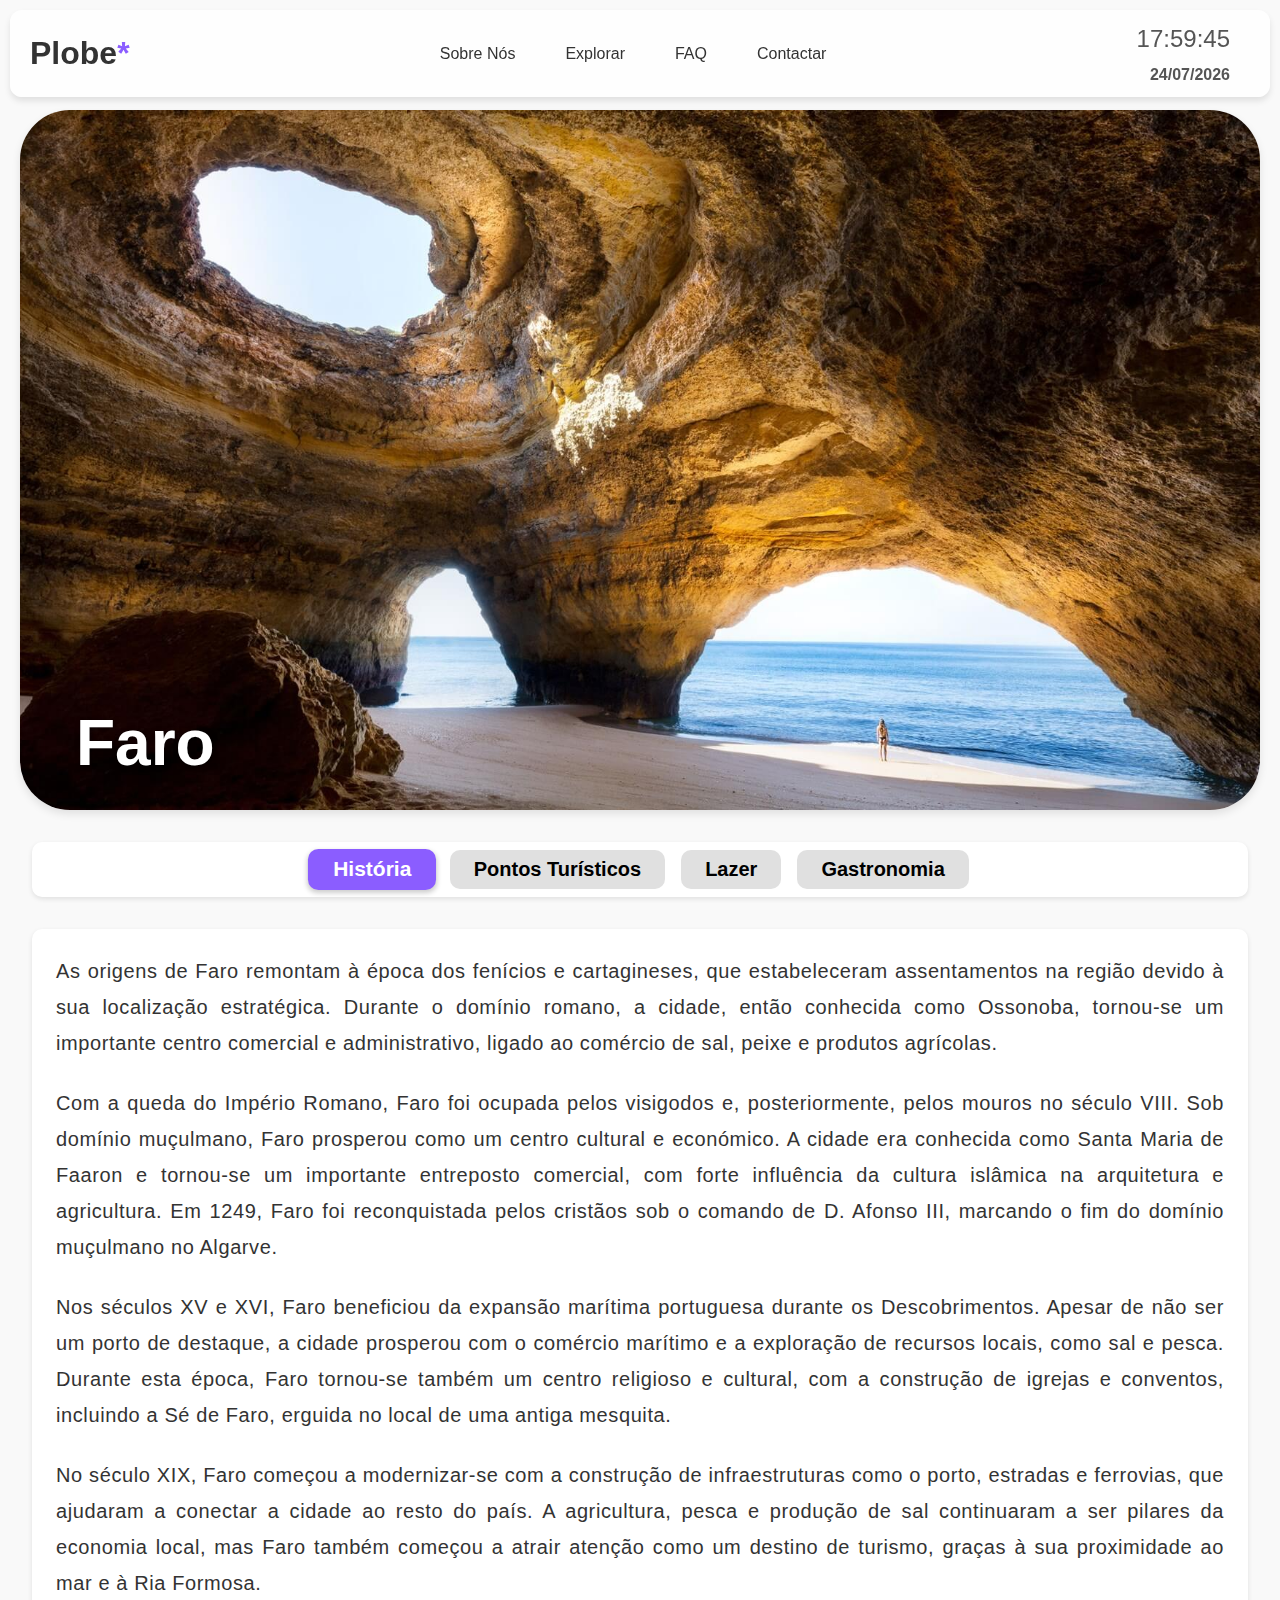
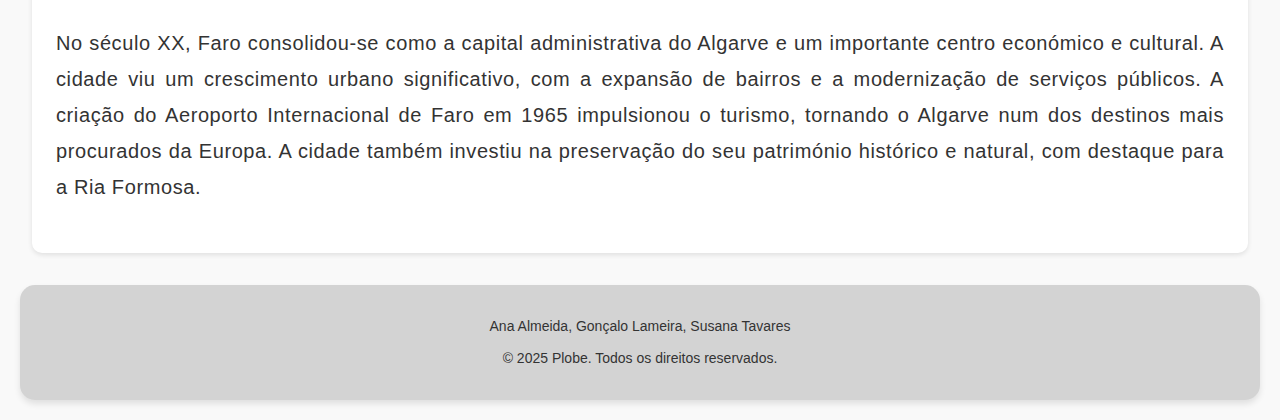
<file: ProjetoAI/Faro.html>
<!DOCTYPE html>
<html lang="pt">
<head>
    <meta charset="UTF-8">
    <link rel="icon" type="image/png" href="images/Imagens_Faro/logo.png"/>
    <meta name="viewport" content="width=device-width, initial-scale=1.0">   
    <link rel="stylesheet" href="Distritos.css">
    <title>Faro</title>
</head>
<body>

    <!--Barra de Navegação-->
    <header>
        <nav class="navbar-side">
            <div class="nav-side">
              <ul class="links-side">
                <li>
                  <div class="top">
                    <svg onclick="hideSidebar()" class="close" xmlns="http://www.w3.org/2000/svg" height="35px" viewBox="0 -960 960 960" width="35px" fill="#000000"><path d="m256-200-56-56 224-224-224-224 56-56 224 224 224-224 56 56-224 224 224 224-56 56-224-224-224 224Z"/></svg>
                  </div>
                </li>
                <li><a href="SobreNos.html">Sobre Nós</a></li>
                <li><a href="Index.html#explorar">Explorar</a></li>
                <li><a href="Index.html#faq">FAQ</a></li>
                <li><a href="Contactar.html">Contactar</a></li>
              </ul>
            </div>
          </nav>
          <nav class="navbar">
            <div class="logo">
              <a href="Index.html">Plobe<span>*</span></a>
            </div>
            <div class="nav-links">
              <ul class="nav-top">
                <li><a href="SobreNos.html">Sobre Nós</a></li>
                <li><a href="Index.html#explorar">Explorar</a></li>
                <li><a href="Index.html#faq">FAQ</a></li>
                <li><a href="Contactar.html">Contactar</a></li>
              </ul>
            </div>
            <div class="date-time">
              <div id="Time"></div>
              <div id="Date"></div>
              <script src="Distritos.js"></script>
            </div>
            <svg onclick="showSideBar()" class="sideBarIcon" xmlns="http://www.w3.org/2000/svg" height="40px" viewBox="0 -960 960 960" width="40px" fill="#00000"><path d="M120-240v-80h720v80H120Zm0-200v-80h720v80H120Zm0-200v-80h720v80H120Z"/></svg>
          </nav>
    </header>

    <main>
        <!--Imagem-->
        <div class="hero">
            <img src="images/Imagens_Faro/Faro1.jpg" alt="Faro">
            <div class="hero-next">
                <h1>Faro</h1>
            </div>
        </div>

        <!--Botões -->
        <div class="tabs">
            <button class="tab active" onclick="showSection('historia')">História</button>
            <button class="tab" onclick="showSection('pontos-turisticos')">Pontos Turísticos</button>
            <button class="tab" onclick="showSection('lazer')">Lazer</button>
            <button class="tab" onclick="showSection('gastronomia')">Gastronomia</button>
        </div>
        
        <!--Corpo de texto Botão História-->
        <section id="historia" class="content">
            <p>As origens de Faro remontam à época dos fenícios e cartagineses, que estabeleceram assentamentos na região devido à sua localização estratégica. Durante o domínio romano, a cidade, então conhecida como Ossonoba, tornou-se um importante centro comercial e administrativo, ligado ao comércio de sal, peixe e produtos agrícolas.</p>
            <p>Com a queda do Império Romano, Faro foi ocupada pelos visigodos e, posteriormente, pelos mouros no século VIII. Sob domínio muçulmano, Faro prosperou como um centro cultural e económico. A cidade era conhecida como Santa Maria de Faaron e tornou-se um importante entreposto comercial, com forte influência da cultura islâmica na arquitetura e agricultura. Em 1249, Faro foi reconquistada pelos cristãos sob o comando de D. Afonso III, marcando o fim do domínio muçulmano no Algarve.</p>
            <p>Nos séculos XV e XVI, Faro beneficiou da expansão marítima portuguesa durante os Descobrimentos. Apesar de não ser um porto de destaque, a cidade prosperou com o comércio marítimo e a exploração de recursos locais, como sal e pesca. Durante esta época, Faro tornou-se também um centro religioso e cultural, com a construção de igrejas e conventos, incluindo a Sé de Faro, erguida no local de uma antiga mesquita.</p>
            <p>No século XIX, Faro começou a modernizar-se com a construção de infraestruturas como o porto, estradas e ferrovias, que ajudaram a conectar a cidade ao resto do país. A agricultura, pesca e produção de sal continuaram a ser pilares da economia local, mas Faro também começou a atrair atenção como um destino de turismo, graças à sua proximidade ao mar e à Ria Formosa.</p>
            <p>No século XX, Faro consolidou-se como a capital administrativa do Algarve e um importante centro económico e cultural. A cidade viu um crescimento urbano significativo, com a expansão de bairros e a modernização de serviços públicos. A criação do Aeroporto Internacional de Faro em 1965 impulsionou o turismo, tornando o Algarve num dos destinos mais procurados da Europa. A cidade também investiu na preservação do seu património histórico e natural, com destaque para a Ria Formosa.</p>
        </section>

        <!--Corpo de texto Botão Pontos Turísticos-->
        <section id="pontos-turisticos" class="content">
            <h3>Património Histórico e Arquitetónico</h3>
            <ul>
                <li>Cidade Velha (Vila Adentro): O coração histórico de Faro, cercado por muralhas medievais, apresenta ruas de calçada, edifícios históricos e praças charmosas.</li>
                <li>Arco da Vila: Entrada neoclássica para a Cidade Velha, construída sobre um antigo portal mourisco, marcando a transição entre eras.</li>
                <li>Palácio de Estoi (Pousada de Estoi): Um exemplo do esplendor arquitetónico do século XIX, com belos jardins e interiores em estilo rococó.</li>
            </ul>

            <h3>Belezas Naturais e Áreas ao Ar Livre</h3>
            <ul>
                <li>Parque Natural da Ria Formosa: Considerada uma das 7 Maravilhas Naturais de Portugal, é um ecossistema de ilhas, lagoas e salinas, ideal para observação de aves e passeios de barco.</li>
                <li>Ilhas da Ria Formosa: A Ilha Deserta, Ilha do Farol e Ilha de Faro oferecem praias paradisíacas e paisagens tranquilas.</li>
                <li>Passeios de Barco e Observação da Natureza: Explorar a biodiversidade da Ria Formosa, incluindo flamingos e cavalos-marinhos.</li>
            </ul>

            <h3>Património Religioso e Espiritualidade</h3>
            <ul>
                <li>Igreja do Carmo e Capela dos Ossos: Um marco religioso que inclui uma capela única decorada com ossos humanos, reflexo de práticas antigas.</li>
                <li>Sé de Faro (Catedral de Faro): Situada na Cidade Velha, mistura estilos gótico, renascentista e barroco, com vistas panorâmicas do topo.</li>
                <li>Ermida de Santo António do Alto: Uma capela histórica com um miradouro que oferece vistas deslumbrantes sobre a cidade e a costa.</li>
            </ul>

            <h3>Arquitetura e Urbanismo</h3>
            <ul>
                <li>Muralhas de Faro: Restos das muralhas mouriscas e medievais que ainda rodeiam partes da Cidade Velha.</li>
                <li>Marina de Faro: Uma área moderna com vistas para a Ria, rodeada por cafés, restaurantes e atividades náuticas.</li>
                <li>Praças e Ruas Históricas: Locais como o Largo da Sé e a Rua de Santo António oferecem um passeio pelo passado com toques contemporâneos.</li>
            </ul>
        </section>

        <!--Corpo de texto Botão Lazer-->
        <section id="lazer" class="content">
            <h3 class="secao-titulo">Atividades ao Ar Livre</h3>
            <div class="galeria">
                <div class="item">
                    <img src="images/Imagens_Faro/ParqueRibeirinho.png" alt="Parque Ribeirinho de Faro">
                    <div class="texto">Parque Ribeirinho de Faro</div>
                </div>
                <div class="item">
                    <img src="images/Imagens_Faro/RiaFormosa.png" alt="Parque Natural da Ria Formosa">
                    <div class="texto">Parque Natural da Ria Formosa</div>
                </div>
                <div class="item">
                    <img src="images/Imagens_Faro/IlhaFaro.png" alt="Ilha de Faro">
                    <div class="texto">Ilha de Faro</div>
                </div>
                <div class="item">
                    <img src="images/Imagens_Faro/Promontorios.png" alt="Caminho dos Promontórios">
                    <div class="texto">Caminho dos Promontórios</div>
                </div>
            </div>

            <h3 class="secao-titulo">Cultura e Entretenimento</h3>
            <div class="galeria">
                <div class="item">
                    <img src="images/Imagens_Faro/Teatro.png" alt="Teatro Lethes">
                    <div class="texto">Teatro Lethes</div>
                </div>
                <div class="item">
                    <img src="images/Imagens_Faro/Museu.png" alt="Museu Municipal">
                    <div class="texto">Museu Municipal</div>
                </div>
                <div class="item">
                    <img src="images/Imagens_Faro/Galerias.png" alt="Galerias de Arte">
                    <div class="texto">Galerias de Arte</div>
                </div>
                <div class="item">
                    <img src="images/Imagens_Faro/FestivalF.png" alt="Festival F">
                    <div class="texto">Festival F</div>
                </div>
            </div>

            <h3 class="secao-titulo">Vida Noturna</h3>
            <div class="galeria">
                <div class="item">
                    <img src="images/Imagens_Faro/RuaSantoAnt.png" alt="Rua de Santo António">
                    <div class="texto">Rua de Santo António</div>
                </div>
                <div class="item">
                    <img src="images/Imagens_Faro/Bares.png" alt="Bares à Beira-Mar">
                    <div class="texto">Bares à Beira-Mar</div>
                </div>
                <div class="item">
                    <img src="images/Imagens_Faro/Marina.png" alt="Marina de Faro">
                    <div class="texto">Marina de Faro</div>
                </div>
                <div class="item">
                    <img src="images/Imagens_Faro/RockLine.png" alt="Rockline Tribe">
                    <div class="texto">Rockline Tribe</div>
                </div>
            </div>

            <h3 class="secao-titulo">Atividades Familiares</h3>
            <div class="galeria">
                <div class="item">
                    <img src="images/Imagens_Faro/Ciencia.png" alt="Centro de Ciência Viva">
                    <div class="texto">Centro de Ciência Viva</div>
                </div>
                <div class="item">
                    <img src="images/Imagens_Faro/Cruzeiros.png" alt="Mini Cruzeiros">
                    <div class="texto">Mini Cruzeiros</div>
                </div>
                <div class="item">
                    <img src="images/Imagens_Faro/CentroHist.png" alt="Centro Histórico">
                    <div class="texto">Centro Histórico</div>
                </div>
                <div class="item">
                    <img src="images/Imagens_Faro/Golfinhos.png" alt="Observação de Golfinhos">
                    <div class="texto">Observação de Golfinhos</div>
                </div>
            </div>
        </section>

        <!--Corpo de texto Botão Gastronomia-->
        <section id="gastronomia" class="content">
            <h3 class="secao-titulo">Pratos Tradicionais</h3>
            <div class="galeria">
                <div class="item">
                    <img src="images/Imagens_Faro/CataplanaMarisco.png" alt="Cataplana de Marisco">
                    <div class="texto">Cataplana de Marisco</div>
                </div>
                <div class="item">
                    <img src="images/Imagens_Faro/Frango.png" alt="Frango Piri Piri">
                    <div class="texto">Frango Piri Piri</div>
                </div>
                <div class="item">
                    <img src="images/Imagens_Faro/Sardinhas.png" alt="Sardinhas Assadas">
                    <div class="texto">Sardinhas Assadas</div>
                </div>
            </div>
            <h3 class="secao-titulo">Doces e Sobremesas</h3>
            <div class="galeria">
                <div class="item">
                    <img src="images/Imagens_Faro/DoceFino.png" alt="Doce Fino">
                    <div class="texto">Doce Fino</div>
                </div>
                <div class="item">
                    <img src="images/Imagens_Faro/QueijadasAmendoa.png" alt="Queijadas de Amêndoa">
                    <div class="texto">Queijadas de Amêndoa</div>
                </div>
                <div class="item">
                    <img src="images/Imagens_Faro/Encharcada.png" alt="Encharcada de Ovos">
                    <div class="texto">Encharcada de Ovos</div>
                </div>
            </div>
        </section>

        <script src="Distritos.js" defer></script>

    </main>

    <!--Footer-->
    <footer class="rounded-footer">
        <div>
            <p>Ana Almeida, Gonçalo Lameira, Susana Tavares</p>
            <p>&copy; 2025 Plobe. Todos os direitos reservados.</p>
        </div>
    </footer>
    
</body>
</html>
</file>
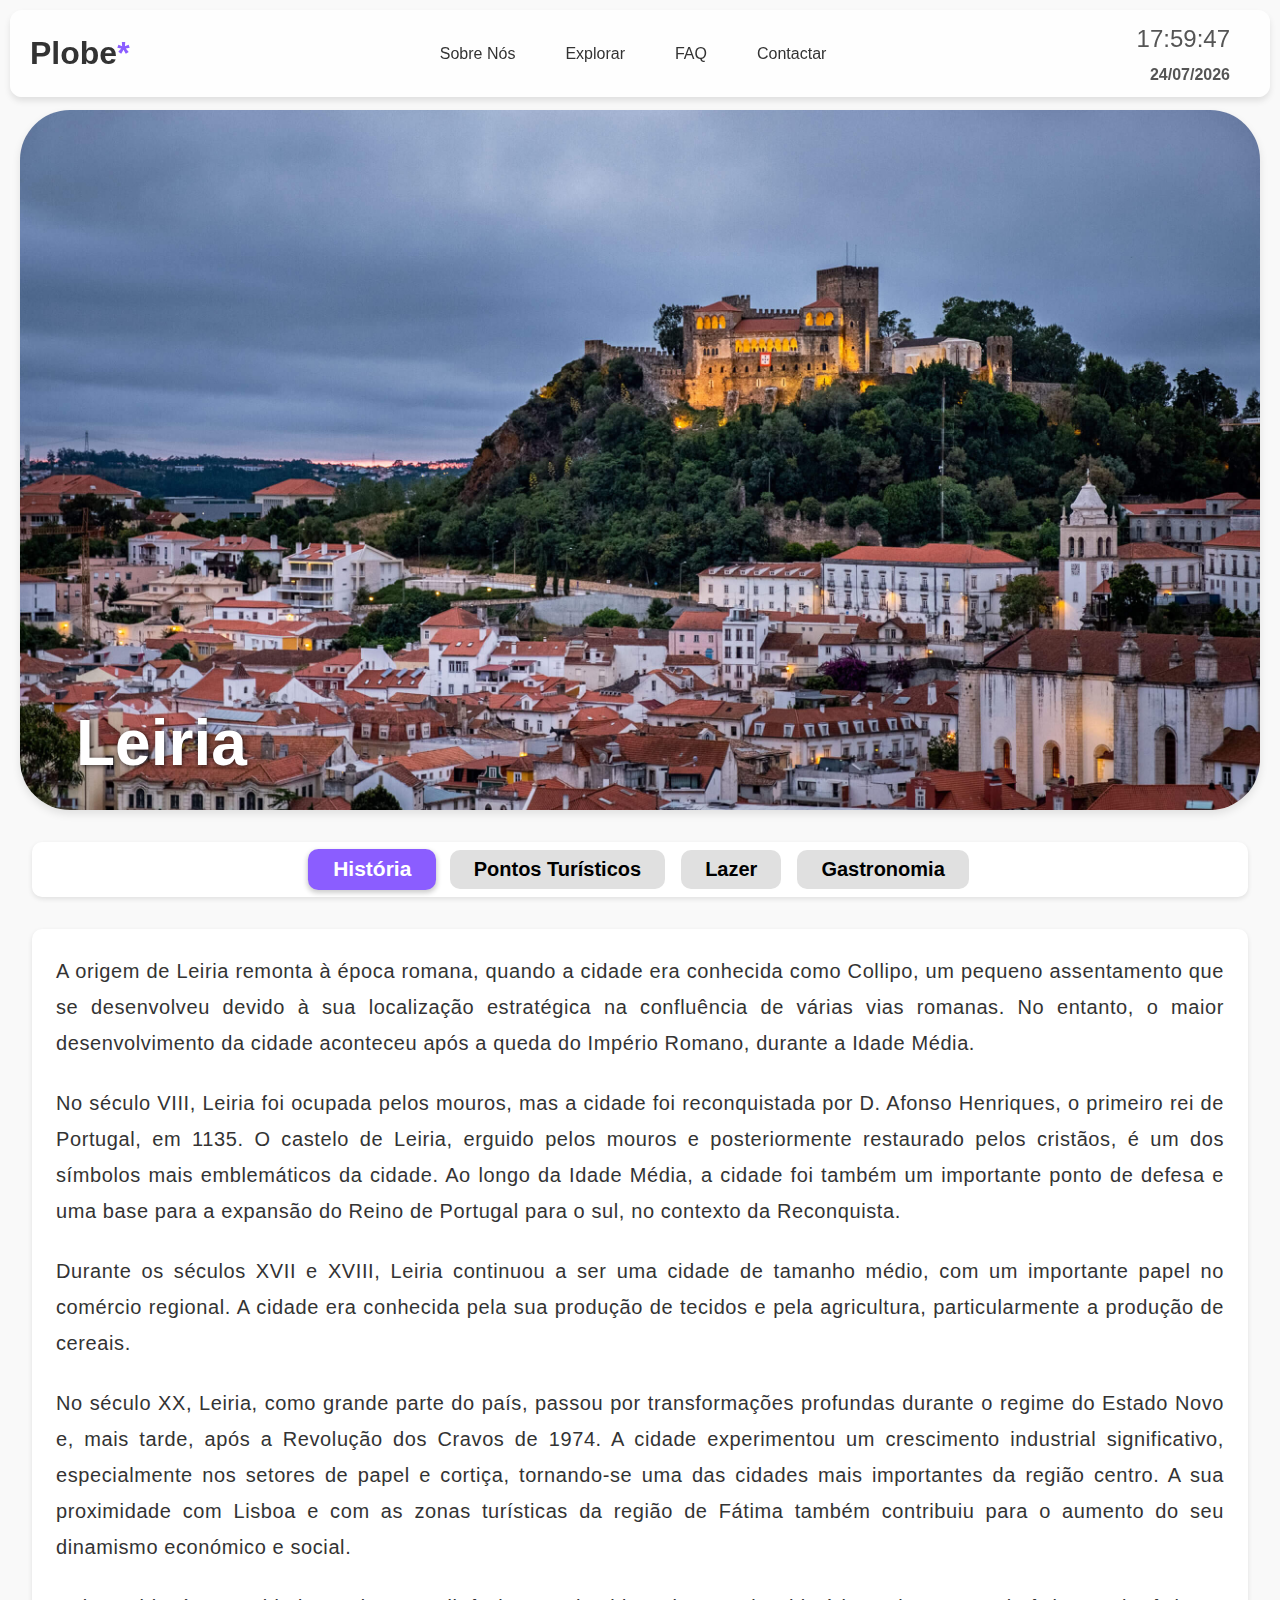
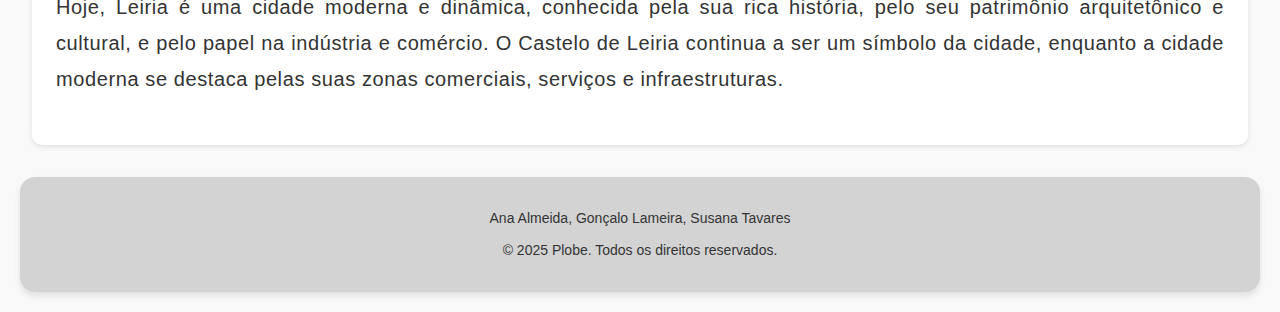
<file: ProjetoAI/Leiria.html>
<!DOCTYPE html>
<html lang="pt">
<head>
    <meta charset="UTF-8">
    <link rel="icon" type="image/png" href="images/Imagens_Leiria/logo.png"/>
    <meta name="viewport" content="width=device-width, initial-scale=1.0">  
    <link rel="stylesheet" href="Distritos.css">
    <title>Leiria</title>
</head>
<body>
    
    <!--Barra de Navegação-->
    <header>
        <nav class="navbar-side">
            <div class="nav-side">
              <ul class="links-side">
                <li>
                  <div class="top">
                    <svg onclick="hideSidebar()" class="close" xmlns="http://www.w3.org/2000/svg" height="35px" viewBox="0 -960 960 960" width="35px" fill="#000000"><path d="m256-200-56-56 224-224-224-224 56-56 224 224 224-224 56 56-224 224 224 224-56 56-224-224-224 224Z"/></svg>
                  </div>
                </li>
                <li><a href="SobreNos.html">Sobre Nós</a></li>
                <li><a href="Index.html#explorar">Explorar</a></li>
                <li><a href="Index.html#faq">FAQ</a></li>
                <li><a href="Contactar.html">Contactar</a></li>
              </ul>
            </div>
          </nav>
          <nav class="navbar">
            <div class="logo">
              <a href="Index.html">Plobe<span>*</span></a>
            </div>
            <div class="nav-links">
              <ul class="nav-top">
                <li><a href="SobreNos.html">Sobre Nós</a></li>
                <li><a href="Index.html#explorar">Explorar</a></li>
                <li><a href="Index.html#faq">FAQ</a></li>
                <li><a href="Contactar.html">Contactar</a></li>
              </ul>
            </div>
            <div class="date-time">
              <div id="Time"></div>
              <div id="Date"></div>
              <script src="Distritos.js"></script>
            </div>
            <svg onclick="showSideBar()" class="sideBarIcon" xmlns="http://www.w3.org/2000/svg" height="40px" viewBox="0 -960 960 960" width="40px" fill="#00000"><path d="M120-240v-80h720v80H120Zm0-200v-80h720v80H120Zm0-200v-80h720v80H120Z"/></svg>
          </nav>
    </header>

    <main>
        <!--Imagem-->
        <div class="hero">
            <img src="images/Imagens_Leiria/Leiria.jpg" alt="Leiria">
            <div class="hero-next">
                <h1>Leiria</h1>
            </div>
        </div>

        <!--Botões -->
        <div class="tabs">
            <button class="tab active" onclick="showSection('historia')">História</button>
            <button class="tab" onclick="showSection('pontos-turisticos')">Pontos Turísticos</button>
            <button class="tab" onclick="showSection('lazer')">Lazer</button>
            <button class="tab" onclick="showSection('gastronomia')">Gastronomia</button>
        </div>
        
        <!--Corpo de texto Botão História-->
        <section id="historia" class="content">
            <p> A origem de Leiria remonta à época romana, quando a cidade era conhecida como Collipo, um pequeno assentamento que se desenvolveu devido à sua localização estratégica na confluência de várias vias romanas. No entanto, o maior desenvolvimento da cidade aconteceu após a queda do Império Romano, durante a Idade Média.</p>
            <p> No século VIII, Leiria foi ocupada pelos mouros, mas a cidade foi reconquistada por D. Afonso Henriques, o primeiro rei de Portugal, em 1135. O castelo de Leiria, erguido pelos mouros e posteriormente restaurado pelos cristãos, é um dos símbolos mais emblemáticos da cidade. Ao longo da Idade Média, a cidade foi também um importante ponto de defesa e uma base para a expansão do Reino de Portugal para o sul, no contexto da Reconquista.</p>
            <p> Durante os séculos XVII e XVIII, Leiria continuou a ser uma cidade de tamanho médio, com um importante papel no comércio regional. A cidade era conhecida pela sua produção de tecidos e pela agricultura, particularmente a produção de cereais. </p>
            <p> No século XX, Leiria, como grande parte do país, passou por transformações profundas durante o regime do Estado Novo e, mais tarde, após a Revolução dos Cravos de 1974. A cidade experimentou um crescimento industrial significativo, especialmente nos setores de papel e cortiça, tornando-se uma das cidades mais importantes da região centro. A sua proximidade com Lisboa e com as zonas turísticas da região de Fátima também contribuiu para o aumento do seu dinamismo económico e social.</p>
            <p> Hoje, Leiria é uma cidade moderna e dinâmica, conhecida pela sua rica história, pelo seu patrimônio arquitetônico e cultural, e pelo papel na indústria e comércio. O Castelo de Leiria continua a ser um símbolo da cidade, enquanto a cidade moderna se destaca pelas suas zonas comerciais, serviços e infraestruturas. </p>
        </section>

        <!--Corpo de texto Botão Pontos Turísticos-->
        <section id="pontos-turisticos" class="content">
            <h3>Castelo de Leiria</h3>
            <ul>
                <li>Construído no século XII, este castelo medieval é o símbolo da cidade.</li>
                <li>Oferece vistas panorâmicas de Leiria e do rio Lis.</li>
                <li>Abriga vestígios de uma igreja românica e do Paço Real.</li>
            </ul>

            <h3>Centro Histórico</h3>
            <ul>
                <li>Praça Rodrigues Lobo: Coração da cidade, rodeada por cafés e restaurantes. É o local ideal para relaxar e apreciar o ambiente local.</li>
                <li>Igreja de São Pedro: Uma das igrejas mais antigas de Leiria, com origem no século XII.</li>
                <li>Igreja da Misericórdia: Pequena igreja barroca com detalhes arquitetónicos encantadores.</li>
            </ul>

            <h3>Cultura e Museus</h3>
            <ul>
                <li>Museu de Leiria: Exibe peças arqueológicas e artísticas que contam a história da região.</li>
                <li>Moinho de Papel: Espaço museológico que demonstra a importância dos moinhos na economia e história de Leiria.</li>
                <li>Teatro José Lúcio da Silva: Um importante centro cultural da cidade, com uma programação variada de espetáculos.</li>
            </ul>

            <h3>Natureza e Espaços Verdes</h3>
            <ul>
                <li>Rio Lis e o Parque do Avião: Espaço agradável para caminhadas, com áreas verdes e um avião histórico em exposição.</li>
                <li>Pinhal de Leiria: Floresta plantada no século XIII para proteger as dunas e fornecer madeira para os Descobrimentos.</li>
                <li>Lagoa da Ervedeira: Um local tranquilo para caminhadas, piqueniques e observação de aves.</li>
            </ul>
        </section>

        <!--Corpo de texto Botão Botão Lazer-->
        <section id="lazer" class="content">
            <h3 class="secao-titulo">Atividades ao Ar Livre</h3>
            <div class="galeria">
                <div class="item">
                    <img src="images/Imagens_Leiria/Jardim.png" alt="Jardim Luís de Camões">
                    <div class="texto">Jardim Luís de Camões</div>
                </div>
                <div class="item">
                    <img src="images/Imagens_Leiria/Aviao.png" alt="Parque do Avião">
                    <div class="texto">Parque do Avião</div>
                </div>
                <div class="item">
                    <img src="images/Imagens_Leiria/Lagoa.png" alt="Lagoa da Ervedeira">
                    <div class="texto">Lagoa da Ervedeira</div>
                </div>
                <div class="item">
                    <img src="images/Imagens_Leiria/Praia.png" alt="Praia de Pedrógão">
                    <div class="texto">Praia de Pedrógão</div>
                </div>
            </div>

            <h3 class="secao-titulo">Cultura e Entretenimento</h3>
            <div class="galeria">
                <div class="item">
                    <img src="images/Imagens_Leiria/Teatro.png" alt="Teatro José Lúcio da Silva">
                    <div class="texto">Teatro José Lúcio da Silva</div>
                </div>
                <div class="item">
                    <img src="images/Imagens_Leiria/Mercado.png" alt="Mercado Sant'Ana">
                    <div class="texto">Mercado Sant'Ana</div>
                </div>
                <div class="item">
                    <img src="images/Imagens_Leiria/MuseuLeiria.png" alt="Museu de Leiria">
                    <div class="texto">Museu de Leiria</div>
                </div>
                <div class="item">
                    <img src="images/Imagens_Leiria/MuseuImagem.png" alt="Museu da Imagem em Movimento">
                    <div class="texto">Museu da Imagem em Movimento</div>
                </div>
            </div>

            <h3 class="secao-titulo">Vida Noturna</h3>
            <div class="galeria">
                <div class="item">
                    <img src="images/Imagens_Leiria/Praça.png" alt="Praça Caffe">
                    <div class="texto">Praça Caffe</div>
                </div>
                <div class="item">
                    <img src="images/Imagens_Leiria/Guilt.png" alt="Mercado Sant'Ana">
                    <div class="texto">Guilt</div>
                </div>
                <div class="item">
                    <img src="images/Imagens_Leiria/Bares.png" alt="Bares Centro Histórico">
                    <div class="texto">Bares Centro Histórico</div>
                </div>
                <div class="item">
                    <img src="images/Imagens_Leiria/Stereogun.png" alt="Discoteca Stereogun">
                    <div class="texto">Discoteca Stereogun</div>
                </div>
            </div>

            <h3 class="secao-titulo">Atividades Familiares</h3>
            <div class="galeria">
                <div class="item">
                    <img src="images/Imagens_Leiria/Castelo.png" alt="Castelo de Leiria">
                    <div class="texto">Castelo de Leiria</div>
                </div>
                <div class="item">
                    <img src="images/Imagens_Leiria/MuseuMoinho.png" alt="Museu Moinho de Papel">
                    <div class="texto">Museu Moinho de Papel</div>
                </div>
                <div class="item">
                    <img src="images/Imagens_Leiria/RotaVale.png" alt="Rota do Vale do Lapelo">
                    <div class="texto">Rota do Vale do Lapedo</div>
                </div>
                <div class="item">
                    <img src="images/Imagens_Leiria/Kartodromo.png" alt="Kartódromo Internacional de Leiria">
                    <div class="texto">Kartódromo Internacional de Leiria</div>
                </div>
            </div>

        </section>

        <!--Corpo de texto Botão Gastronomia-->
        <section id="gastronomia" class="content">
            <h3 class="secao-titulo">Pratos Tradicionais</h3>
            <div class="galeria">
                <div class="item">
                    <img src="images/Imagens_Leiria/Cabrito.png" alt="Cabrito à Moda de Leiria">
                    <div class="texto">Cabrito à Moda de Leiria</div>
                </div>
                <div class="item">
                    <img src="images/Imagens_Leiria/ArrozMaranhos.png" alt="ArrozMaranhos">
                    <div class="texto">Arroz Maranhos</div>
                </div>
                <div class="item">
                    <img src="images/Imagens_Leiria/ensopado-de-borrego.png" alt="Ensopado de Borrego">
                    <div class="texto">Ensopado de Borrego</div>
                </div>
            </div>
            <h3 class="secao-titulo">Doces e Sobremesas</h3>
            <div class="galeria">
                <div class="item">
                    <img src="images/Imagens_Leiria/brisas-do-lis.png" alt="Brisas do Lis">
                    <div class="texto">Brisas do Lis</div>
                </div>
                <div class="item">
                    <img src="images/Imagens_Leiria/Lampreia.png" alt="Lampreia de Ovos">
                    <div class="texto">Lampreia de Ovos</div>
                </div>
                <div class="item">
                    <img src="images/Imagens_Leiria/PudimOvos.png" alt="Pudim de Ovos">
                    <div class="texto">Pudim de Ovos</div>
                </div>
            </div>
        </section>

        <script src="Distritos.js" defer></script>

    </main>

    <!--Footer-->
    <footer class="rounded-footer">
        <div>
            <p>Ana Almeida, Gonçalo Lameira, Susana Tavares</p>
            <p>&copy; 2025 Plobe. Todos os direitos reservados.</p>
        </div>
    </footer>
</body>
</html>
</file>
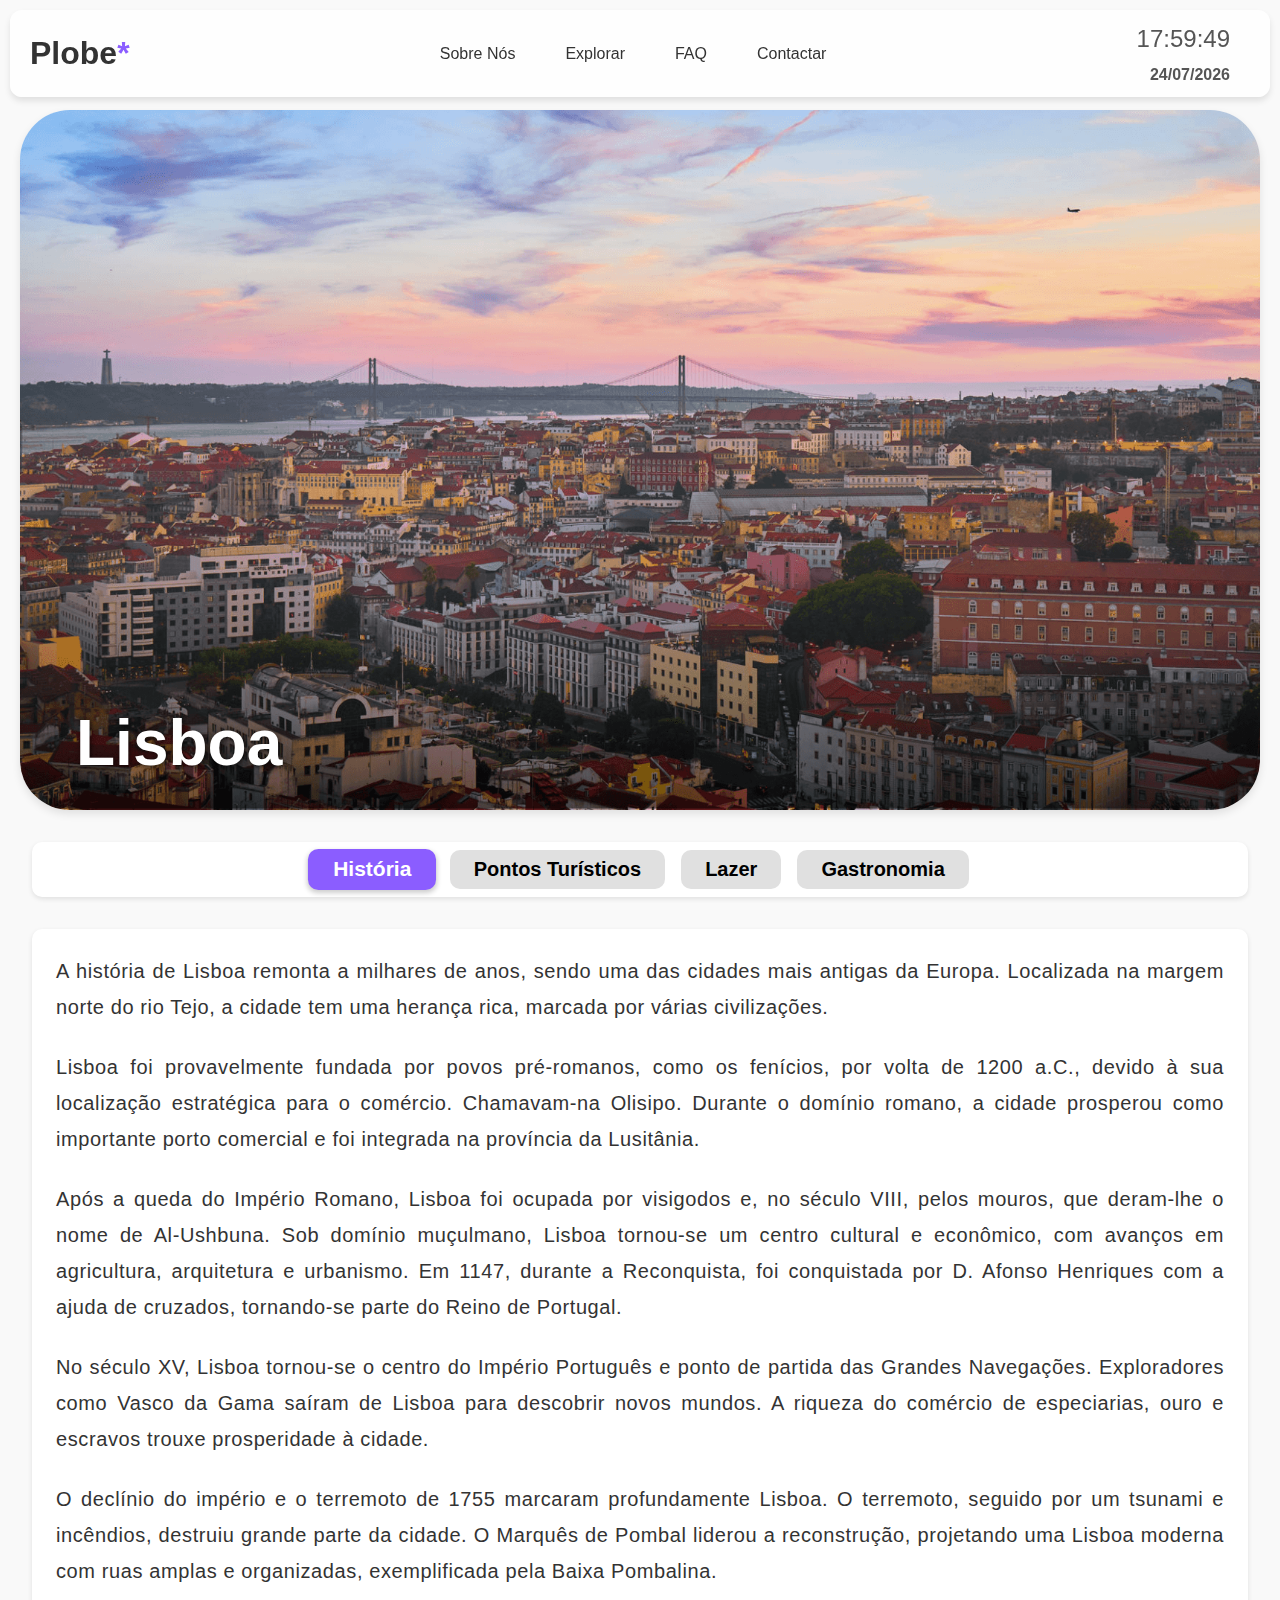
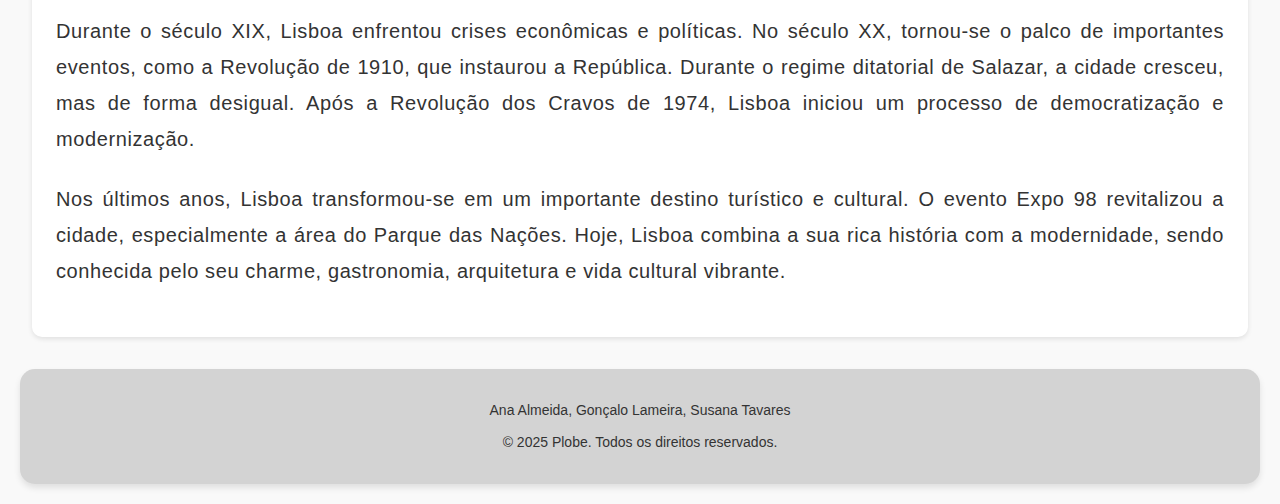
<file: ProjetoAI/Lisboa.html>
<!DOCTYPE html>
<html lang="pt">
<head>
    <meta charset="UTF-8">
    <link rel="icon" type="image/png" href="images/Imagens_Lisboa/logo.png"/>
    <meta name="viewport" content="width=device-width, initial-scale=1.0">   
    <link rel="stylesheet" href="Distritos.css">
    <title>Lisboa</title>
</head>
<body>

    <!--Barra de Navegação-->
    <header>
        <nav class="navbar-side">
            <div class="nav-side">
              <ul class="links-side">
                <li>
                  <div class="top">
                    <svg onclick="hideSidebar()" class="close" xmlns="http://www.w3.org/2000/svg" height="35px" viewBox="0 -960 960 960" width="35px" fill="#000000"><path d="m256-200-56-56 224-224-224-224 56-56 224 224 224-224 56 56-224 224 224 224-56 56-224-224-224 224Z"/></svg>
                  </div>
                </li>
                <li><a href="SobreNos.html">Sobre Nós</a></li>
                <li><a href="Index.html#explorar">Explorar</a></li>
                <li><a href="Index.html#faq">FAQ</a></li>
                <li><a href="Contactar.html">Contactar</a></li>
              </ul>
            </div>
          </nav>
          <nav class="navbar">
            <div class="logo">
              <a href="Index.html">Plobe<span>*</span></a>
            </div>
            <div class="nav-links">
              <ul class="nav-top">
                <li><a href="SobreNos.html">Sobre Nós</a></li>
                <li><a href="Index.html#explorar">Explorar</a></li>
                <li><a href="Index.html#faq">FAQ</a></li>
                <li><a href="Contactar.html">Contactar</a></li>
              </ul>
            </div>
            <div class="date-time">
              <div id="Time"></div>
              <div id="Date"></div>
              <script src="Distritos.js"></script>
            </div>
            <svg onclick="showSideBar()" class="sideBarIcon" xmlns="http://www.w3.org/2000/svg" height="40px" viewBox="0 -960 960 960" width="40px" fill="#00000"><path d="M120-240v-80h720v80H120Zm0-200v-80h720v80H120Zm0-200v-80h720v80H120Z"/></svg>
          </nav>
    </header>

    <main>
        <!--Imagem-->
        <div class="hero">
            <img src="images/Imagens_Lisboa/Lisboa1.png" alt="Lisboa">
            <div class="hero-next">
                <h1>Lisboa</h1>
            </div>
        </div>

        <!--Botões -->
        <div class="tabs">
            <button class="tab active" onclick="showSection('historia')">História</button>
            <button class="tab" onclick="showSection('pontos-turisticos')">Pontos Turísticos</button>
            <button class="tab" onclick="showSection('lazer')">Lazer</button>
            <button class="tab" onclick="showSection('gastronomia')">Gastronomia</button>
        </div>

        <!--Corpo de texto Botão História-->
        <section id="historia" class="content ">
            <p>A história de Lisboa remonta a milhares de anos, sendo uma das cidades mais antigas da Europa. Localizada na margem norte do rio Tejo, a cidade tem uma herança rica, marcada por várias civilizações.</p>
            <p>Lisboa foi provavelmente fundada por povos pré-romanos, como os fenícios, por volta de 1200 a.C., devido à sua localização estratégica para o comércio. Chamavam-na Olisipo. Durante o domínio romano, a cidade prosperou como importante porto comercial e foi integrada na província da Lusitânia.</p>
            <p>Após a queda do Império Romano, Lisboa foi ocupada por visigodos e, no século VIII, pelos mouros, que deram-lhe o nome de Al-Ushbuna. Sob domínio muçulmano, Lisboa tornou-se um centro cultural e econômico, com avanços em agricultura, arquitetura e urbanismo. Em 1147, durante a Reconquista, foi conquistada por D. Afonso Henriques com a ajuda de cruzados, tornando-se parte do Reino de Portugal.</p>
            <p>No século XV, Lisboa tornou-se o centro do Império Português e ponto de partida das Grandes Navegações. Exploradores como Vasco da Gama saíram de Lisboa para descobrir novos mundos. A riqueza do comércio de especiarias, ouro e escravos trouxe prosperidade à cidade.</p>
            <p>O declínio do império e o terremoto de 1755 marcaram profundamente Lisboa. O terremoto, seguido por um tsunami e incêndios, destruiu grande parte da cidade. O Marquês de Pombal liderou a reconstrução, projetando uma Lisboa moderna com ruas amplas e organizadas, exemplificada pela Baixa Pombalina.</p>
            <p>Durante o século XIX, Lisboa enfrentou crises econômicas e políticas. No século XX, tornou-se o palco de importantes eventos, como a Revolução de 1910, que instaurou a República. Durante o regime ditatorial de Salazar, a cidade cresceu, mas de forma desigual. Após a Revolução dos Cravos de 1974, Lisboa iniciou um processo de democratização e modernização.</p>
            <p>Nos últimos anos, Lisboa transformou-se em um importante destino turístico e cultural. O evento Expo 98 revitalizou a cidade, especialmente a área do Parque das Nações. Hoje, Lisboa combina a sua rica história com a modernidade, sendo conhecida pelo seu charme, gastronomia, arquitetura e vida cultural vibrante.</p>
        </section>

        <!--Corpo de texto Botão Pontos Turísticos-->
        <section id="pontos-turisticos" class="content">
            <h3>Belém</h3>
            <ul>
                <li>Torre de Belém: Ícone arquitetónico manuelino e Património Mundial da UNESCO, construída no século XVI para defender a entrada do porto.</li>
                <li>Mosteiro dos Jerónimos: Majestoso mosteiro manuelino, também Património Mundial da UNESCO, associado aos Descobrimentos.</li>
                <li>Padrão dos Descobrimentos: Monumento moderno dedicado aos exploradores portugueses, com vistas incríveis do rio Tejo.</li>
            </ul>  

            <h3>Centro Histórico</h3>
            <ul>
                <li>Castelo de São Jorge: Fortaleza com vista panorâmica de Lisboa, repleta de história desde os tempos mouros.</li>
                <li>Praça do Comércio: Imponente praça à beira do Tejo, rodeada de edifícios históricos e o Arco da Rua Augusta.</li>
                <li>Elevador de Santa Justa: Elevador neogótico que oferece vistas espetaculares da cidade.</li>
                <li>Baixa Pombalina: Bairro histórico reconstruído após o terremoto de 1755, com ruas organizadas e arquitetura clássica.</li>
            </ul>

            <h3>Bairro Alto e Chiado</h3>
            <ul>
                <li>Convento do Carmo: Ruínas de um convento gótico, testemunha do terremoto de 1755.</li>
                <li>Miradouro de São Pedro de Alcântara: Miradouro icónico com vista para o Castelo e Alfama.</li>
                <li>Teatro Nacional de São Carlos: Um belo teatro de ópera do século XVIII.</li>
                <li>Vida Noturna: Bairro Alto é famoso pela sua vida noturna animada, com bares e restaurantes.</li>
            </ul>

            <h3>Parque das Nações</h3>
            <ul>
                <li>Oceanário de Lisboa: Um dos maiores aquários da Europa, com exibições incríveis de fauna marinha.</li>
                <li>Ponte Vasco da Gama: Uma das pontes mais longas da Europa, com vistas impressionantes.</li>
                <li>Teleférico: Passeio panorâmico ao longo do rio Tejo.</li>
            </ul>
        </section>

        <!--Corpo de texto Botão Lazer-->
        <section id="lazer" class="content">
            <h3 class="secao-titulo">Atividades ao Ar Livre</h3>
            <div class="galeria">
                <div class="item">
                    <img src="images/Imagens_Lisboa/passeioRio.png" alt="Passeio no rio">
                    <div class="texto">Passeios à Beira-Rio</div>
                </div>
                <div class="item">
                    <img src="images/Imagens_Lisboa/ParqueEduardo.png" alt="Parque Eduardo VII">
                    <div class="texto">Parque Eduardo VII</div>
                </div>
                <div class="item">
                    <img src="images/Imagens_Lisboa/JardimEstrela.png" alt="Jardim da Estrela">
                    <div class="texto">Jardim da Estrela</div>
                </div>
                <div class="item">
                    <img src="images/Imagens_Lisboa/Monsanto.png" alt="Monsanto">
                    <div class="texto">Monsanto</div>
                </div>
            </div>

            <h3 class="secao-titulo">Cultura e Entretenimento</h3>
            <div class="galeria">
                <div class="item">
                    <img src="images/Imagens_Lisboa/Teatro.png" alt="Teatro Nacional Dona Maria II">
                    <div class="texto">Teatro Nacional Dona Maria II</div>
                </div>
                <div class="item">
                    <img src="images/Imagens_Lisboa/TeatroTrindade.png" alt="Teatro Trindade">
                    <div class="texto">Teatro Trindade</div>
                </div>
                <div class="item">
                    <img src="images/Imagens_Lisboa/AlticeArena.png" alt="Altice Arena">
                    <div class="texto">Altice Arena</div>
                </div>
                <div class="item">
                    <img src="images/Imagens_Lisboa/RockRio.png" alt="Rock in Rio">
                    <div class="texto">Rock in Rio Lisboa</div>
                </div>
            </div>

            
            <h3 class="secao-titulo">Vida Noturna</h3>
            <div class="galeria">
                <div class="item">
                    <img src="images/Imagens_Lisboa/BairroAlto.png" alt="Bairro Alto">
                    <div class="texto">Bairro Alto</div>
                </div>
                <div class="item">
                    <img src="images/Imagens_Lisboa/CaisSodre.png" alt="Cais do Sodré">
                    <div class="texto">Cais do Sodré</div>
                </div>
                <div class="item">
                    <img src="images/Imagens_Lisboa/LX.png" alt="LX Factory">
                    <div class="texto">LX Factory</div>
                </div>
                <div class="item">
                    <img src="images/Imagens_Lisboa/Urban1.png" alt="K Urban Beach">
                    <div class="texto">K Urban Beach</div>
                </div>
            </div>

            <h3 class="secao-titulo">Atividades Familiares</h3>
            <div class="galeria">
                <div class="item">
                    <img src="images/Imagens_Lisboa/Oceanario.png" alt="Oceanário de Lisboa">
                    <div class="texto">Oceanário de Lisboa</div>
                </div>
                <div class="item">
                    <img src="images/Imagens_Lisboa/Zoo.png" alt="Zoo de Lisboa">
                    <div class="texto">Zoo de Lisboa</div>
                </div>
                <div class="item">
                    <img src="images/Imagens_Lisboa/PavConhecimento.png" alt="Pavilhão do Conhecimento">
                    <div class="texto">Pavilhão do Conhecimento</div>
                </div>
                <div class="item">
                    <img src="images/Imagens_Lisboa/Eletrico.png" alt="Passeios de Elétrico">
                    <div class="texto">Passeios de Elétrico</div>
                </div>
            </div>
        </section>

        <!--Corpo de texto Botão Gastronomia-->
        <section id="gastronomia" class="content">
            <h3 class="secao-titulo">Pratos Tradicionais</h3>
            <div class="galeria">
                <div class="item">
                    <img src="images/Imagens_Lisboa/Bacalhauabras.png" alt="Bacalhau à Brás">
                    <div class="texto">Bacalhau à Brás</div>
                </div>
                <div class="item">
                    <img src="images/Imagens_Lisboa/AmeijoasaBulhaoPato.png" alt="Ameijoas à Bulhão Pato">
                    <div class="texto">Ameijoas à Bulhão Pato</div>
                </div>
                <div class="item">
                    <img src="images/Imagens_Lisboa/CaldeiradadePeixe.png" alt="CaldeiradadePeixe">
                    <div class="texto">Caldeirada de Peixe</div>
                </div>
            </div>
            <h3 class="secao-titulo">Doces e Sobremesas</h3>
            <div class="galeria">
                <div class="item">
                    <img src="images/Imagens_Lisboa/PasteisdeBelem.png" alt="Pastéis de Belém">
                    <div class="texto">Pastéis de Belém</div>
                </div>
                <div class="item">
                    <img src="images/Imagens_Lisboa/QueijadasdeSintra.png" alt="Queijadas de Sintra">
                    <div class="texto">Queijadas de Sintra</div>
                </div>
                <div class="item">
                    <img src="images/Imagens_Lisboa/TravesseirosSintra.png" alt="Travesseiros de Sintra">
                    <div class="texto">Travesseiros de Sintra</div>
                </div>
            </div>
        </section>

        <script src="Distritos.js" defer></script>

    </main>

    <!--Footer-->
    <footer class="rounded-footer">
        <div>
            <p>Ana Almeida, Gonçalo Lameira, Susana Tavares</p>
            <p>&copy; 2025 Plobe. Todos os direitos reservados.</p>
        </div>
    </footer>


</body>
</html>
</file>
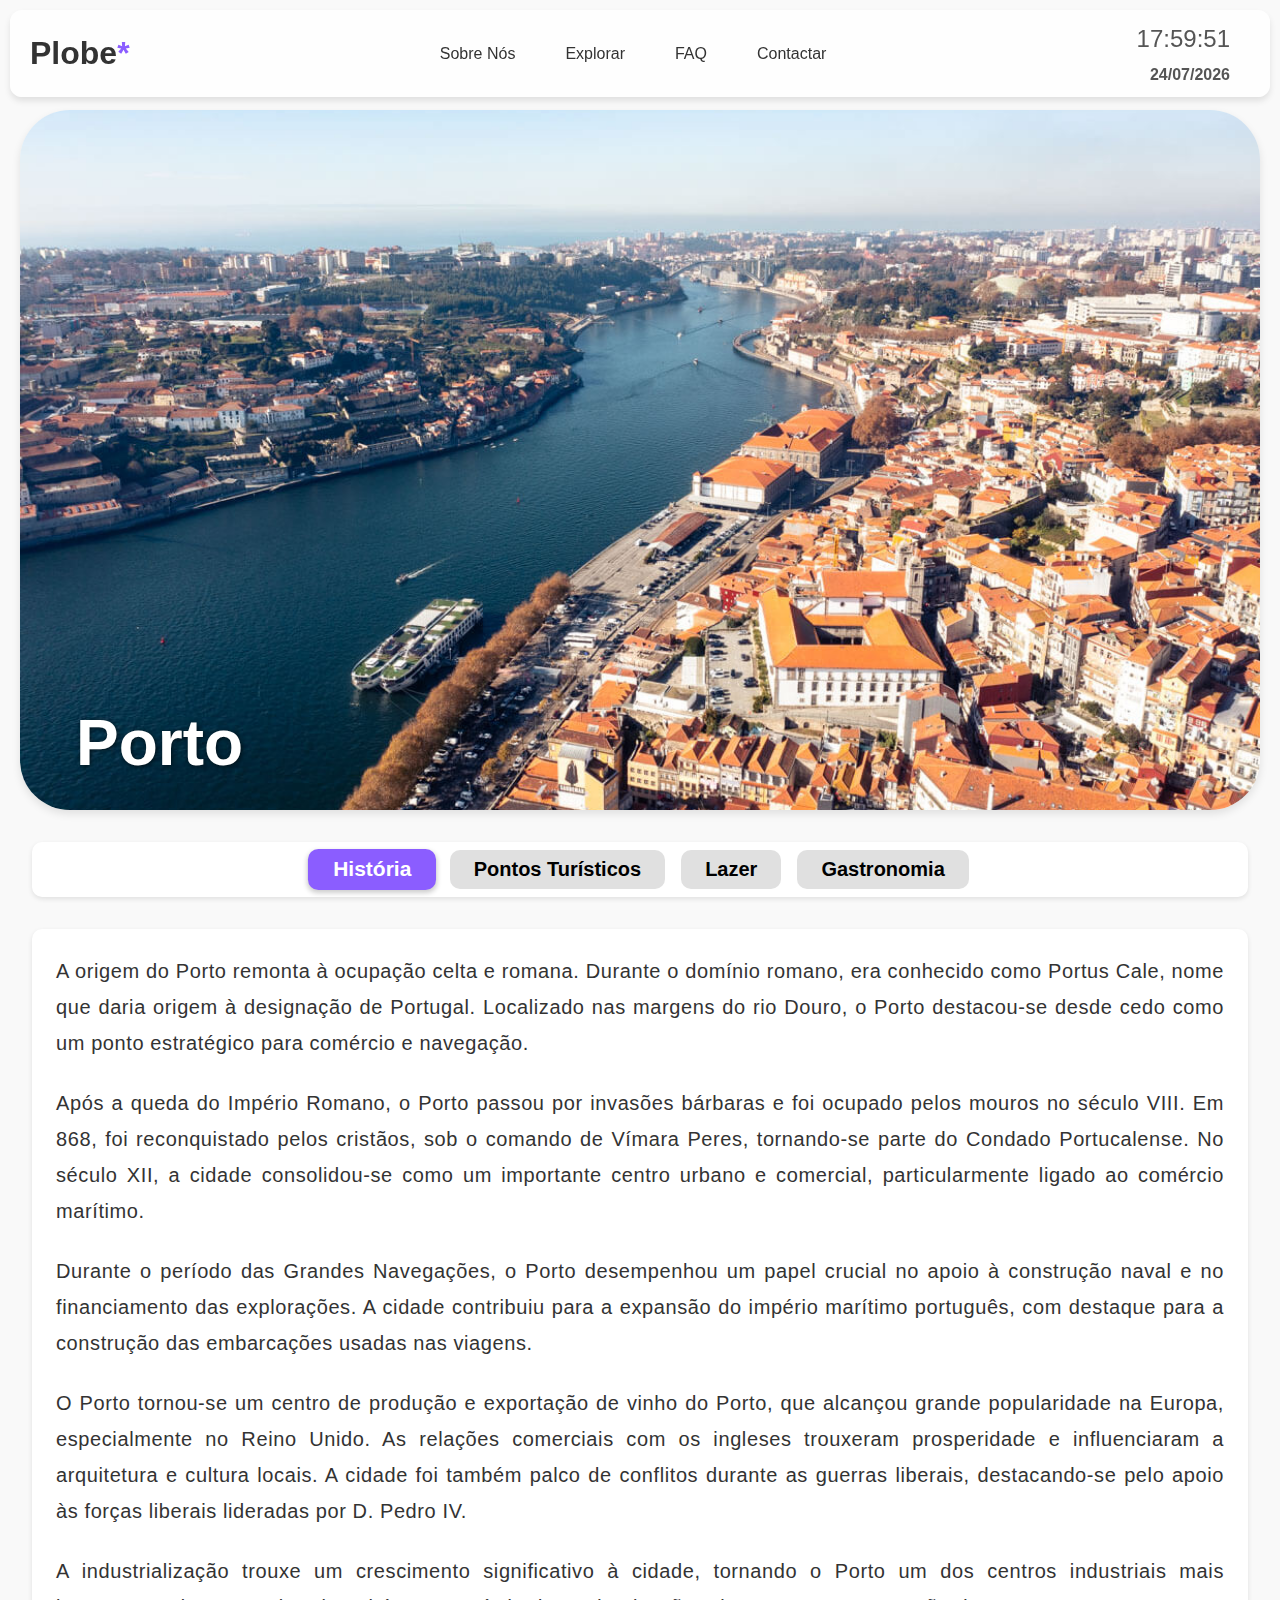
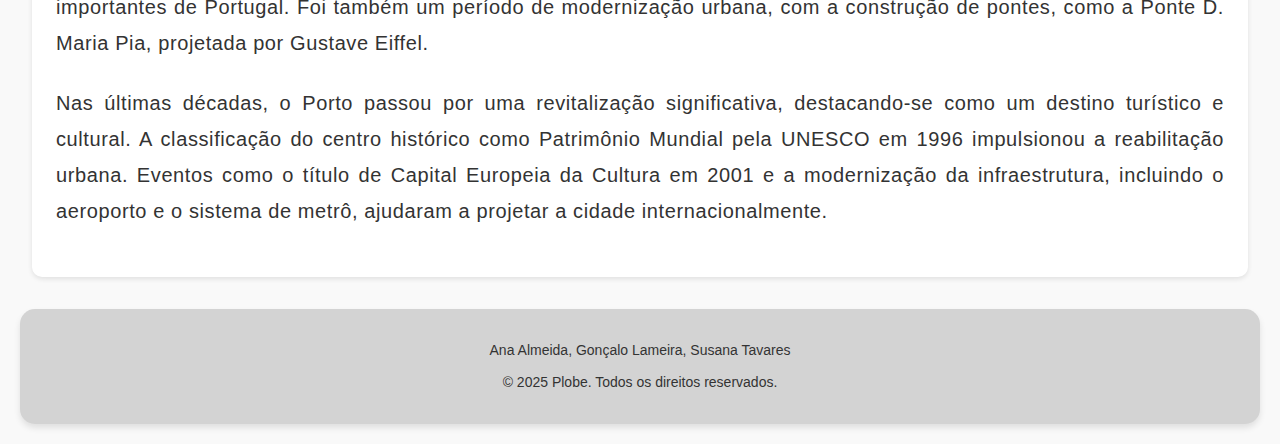
<file: ProjetoAI/Porto.html>
<!DOCTYPE html>
<html lang="pt">
<head>
    <meta charset="UTF-8">
    <link rel="icon" type="image/png" href="images/Imagens_Porto/logo.png"/>
    <meta name="viewport" content="width=device-width, initial-scale=1.0">  
    <link rel="stylesheet" href="Distritos.css">
    <title>Porto</title>
</head>
<body>

    <!--Barra de Navegação-->
    <header>
        <nav class="navbar-side">
            <div class="nav-side">
              <ul class="links-side">
                <li>
                  <div class="top">
                    <svg onclick="hideSidebar()" class="close" xmlns="http://www.w3.org/2000/svg" height="35px" viewBox="0 -960 960 960" width="35px" fill="#000000"><path d="m256-200-56-56 224-224-224-224 56-56 224 224 224-224 56 56-224 224 224 224-56 56-224-224-224 224Z"/></svg>
                  </div>
                </li>
                <li><a href="SobreNos.html">Sobre Nós</a></li>
                <li><a href="Index.html#explorar">Explorar</a></li>
                <li><a href="Index.html#faq">FAQ</a></li>
                <li><a href="Contactar.html">Contactar</a></li>
              </ul>
            </div>
          </nav>
          <nav class="navbar">
            <div class="logo">
              <a href="Index.html">Plobe<span>*</span></a>
            </div>
            <div class="nav-links">
              <ul class="nav-top">
                <li><a href="SobreNos.html">Sobre Nós</a></li>
                <li><a href="Index.html#explorar">Explorar</a></li>
                <li><a href="Index.html#faq">FAQ</a></li>
                <li><a href="Contactar.html">Contactar</a></li>
              </ul>
            </div>
            <div class="date-time">
              <div id="Time"></div>
              <div id="Date"></div>
              <script src="Distritos.js"></script>
            </div>
            <svg onclick="showSideBar()" class="sideBarIcon" xmlns="http://www.w3.org/2000/svg" height="40px" viewBox="0 -960 960 960" width="40px" fill="#00000"><path d="M120-240v-80h720v80H120Zm0-200v-80h720v80H120Zm0-200v-80h720v80H120Z"/></svg>
          </nav>
    </header>

    <main>
        <!--Imagem-->
        <div class="hero">
            <img src="images/Imagens_Porto/Porto.jpg" alt="Porto">
            <div class="hero-next">
                <h1>Porto</h1>
            </div>
        </div>

        <!--Botões -->
        <div class="tabs">
            <button class="tab active" onclick="showSection('historia')">História</button>
            <button class="tab" onclick="showSection('pontos-turisticos')">Pontos Turísticos</button>
            <button class="tab" onclick="showSection('lazer')">Lazer</button>
            <button class="tab" onclick="showSection('gastronomia')">Gastronomia</button>
        </div>

        <!--Corpo de texto Botão História-->
        <section id="historia" class="content">
            <p>A origem do Porto remonta à ocupação celta e romana. Durante o domínio romano, era conhecido como Portus Cale, nome que daria origem à designação de Portugal. Localizado nas margens do rio Douro, o Porto destacou-se desde cedo como um ponto estratégico para comércio e navegação.</p>
            <p>Após a queda do Império Romano, o Porto passou por invasões bárbaras e foi ocupado pelos mouros no século VIII. Em 868, foi reconquistado pelos cristãos, sob o comando de Vímara Peres, tornando-se parte do Condado Portucalense. No século XII, a cidade consolidou-se como um importante centro urbano e comercial, particularmente ligado ao comércio marítimo.</p>
            <p>Durante o período das Grandes Navegações, o Porto desempenhou um papel crucial no apoio à construção naval e no financiamento das explorações. A cidade contribuiu para a expansão do império marítimo português, com destaque para a construção das embarcações usadas nas viagens.</p>
            <p>O Porto tornou-se um centro de produção e exportação de vinho do Porto, que alcançou grande popularidade na Europa, especialmente no Reino Unido. As relações comerciais com os ingleses trouxeram prosperidade e influenciaram a arquitetura e cultura locais. A cidade foi também palco de conflitos durante as guerras liberais, destacando-se pelo apoio às forças liberais lideradas por D. Pedro IV.</p>
            <p>A industrialização trouxe um crescimento significativo à cidade, tornando o Porto um dos centros industriais mais importantes de Portugal. Foi também um período de modernização urbana, com a construção de pontes, como a Ponte D. Maria Pia, projetada por Gustave Eiffel.</p>
            <p>Nas últimas décadas, o Porto passou por uma revitalização significativa, destacando-se como um destino turístico e cultural. A classificação do centro histórico como Patrimônio Mundial pela UNESCO em 1996 impulsionou a reabilitação urbana. Eventos como o título de Capital Europeia da Cultura em 2001 e a modernização da infraestrutura, incluindo o aeroporto e o sistema de metrô, ajudaram a projetar a cidade internacionalmente.</p>
        </section>

        <!--Corpo de texto Botão Pontos Turísticos-->
        <section id="pontos-turisticos" class="content">
            <h3>Ribeira (Património Mundial da UNESCO)</h3>
            <ul>
                <li>Cais da Ribeira: Um dos bairros mais antigos e pitorescos, com ruas estreitas, casas coloridas e restaurantes à beira do rio Douro.</li>
                <li>Ponte Luís I: Ponte icónica em estrutura metálica que liga o Porto a Vila Nova de Gaia, com vistas espetaculares do rio.</li>
                <li>Barcos Rabelo: Barcos tradicionais que transportavam barris de vinho do Porto no Douro, hoje usados para passeios turísticos.</li>
            </ul>

            <h3>Centro Histórico</h3>
            <ul>
                <li>Torre dos Clérigos: Uma das estruturas mais emblemáticas do Porto, oferece uma vista panorâmica deslumbrante da cidade.</li>
                <li>Sé do Porto: Catedral românica-gótica, com claustros decorados com azulejos e vistas para o rio.</li>
                <li>Estação de São Bento: Famosa pelos seus painéis de azulejos que retratam a história e cultura portuguesas.</li>
                <li>Avenida dos Aliados: O coração da cidade, cercada por edifícios históricos e com a Câmara Municipal no topo.</li>
            </ul>

            <h3>Artes e Cultura</h3>
            <ul>
                <li>Livraria Lello: Considerada uma das livrarias mais bonitas do mundo, com a sua escadaria icónica e vitrais.</li>
                <li>Palácio da Bolsa: Edifício neoclássico com salas luxuosas, incluindo o deslumbrante Salão Árabe.</li>
                <li>Casa da Música: Arquitetura moderna e local de concertos de renome internacional.</li>
            </ul>

            <h3>Igrejas Históricas</h3>
            <ul>
                <li>Igreja de São Francisco: Famosa pelo seu interior em talha dourada barroca.</li>
                <li>Igreja do Carmo e das Carmelitas: Conhecida pela fachada de azulejos azuis.</li>
                <li>Capela das Almas: Outra obra-prima de azulejos, localizada na Rua Santa Catarina.</li>
            </ul>
        </section>

        <!--Corpo de texto Botão Lazer-->
        <section id="lazer" class="content">
            <h3 class="secao-titulo">Atividades ao Ar Livre</h3>
            <div class="galeria">
                <div class="item">
                    <img src="images/Imagens_Porto/Ribeira.png" alt="Passeio na Ribeira">
                    <div class="texto">Passeios na Ribeira</div>
                </div>
                <div class="item">
                    <img src="images/Imagens_Porto/PalacioCristal.png" alt="Jardins do Palácio de Cristal">
                    <div class="texto">Jardins do Palácio de Cristal</div>
                </div>
                <div class="item">
                    <img src="images/Imagens_Porto/ParqueCidade.png" alt="Parque da Cidade">
                    <div class="texto">Parque da Cidade</div>
                </div>
                <div class="item">
                    <img src="images/Imagens_Porto/Barco.png" alt="Barco no Douro">
                    <div class="texto">Barco no Douro</div>
                </div>
            </div>

            <h3 class="secao-titulo">Cultura e Entretenimento</h3>
            <div class="galeria">
                <div class="item">
                    <img src="images/Imagens_Porto/CasaMusica.png" alt="Casa da Música">
                    <div class="texto">Casa da Música</div>
                </div>
                <div class="item">
                    <img src="images/Imagens_Porto/Teatro.png" alt="Teatro Nacional São João">
                    <div class="texto">Teatro Nacional São João</div>
                </div>
                <div class="item">
                    <img src="images/Imagens_Porto/HardClub.png" alt="Hard Club">
                    <div class="texto">Hard Club</div>
                </div>
                <div class="item">
                    <img src="images/Imagens_Porto/SaoJoao.png" alt="Festa de São João">
                    <div class="texto">Festa de São João</div>
                </div>
            </div>

            <h3 class="secao-titulo">Vida Noturna</h3>
            <div class="galeria">
                <div class="item">
                    <img src="images/Imagens_Porto/Galerias.png" alt="Galerias de Paris">
                    <div class="texto">Galerias de Paris</div>
                </div>
                <div class="item">
                    <img src="images/Imagens_Porto/Cordoaria.png" alt="Cordoaria">
                    <div class="texto">Cordoaria</div>
                </div>
                <div class="item">
                    <img src="images/Imagens_Porto/ViaRapida.png" alt="Discoteca Via Rápida">
                    <div class="texto">Discoteca Via Rápida</div>
                </div>
                <div class="item">
                    <img src="images/Imagens_Porto/Eskada.png" alt="Discoteca Eskada">
                    <div class="texto">Discoteca Eskada</div>
                </div>
            </div>

            <h3 class="secao-titulo">Atividades Familiares</h3>
            <div class="galeria">
                <div class="item">
                    <img src="images/Imagens_Porto/Zoo.png" alt="Jardim Zoológico da Maia">
                    <div class="texto">Jardim Zoológico da Maia</div>
                </div>
                <div class="item">
                    <img src="images/Imagens_Porto/Discoveries.png" alt="World of Discoveries">
                    <div class="texto">World of Discoveries</div>
                </div>
                <div class="item">
                    <img src="images/Imagens_Porto/SeaLife.png" alt="SeaLife">
                    <div class="texto">SeaLife</div>
                </div>
                <div class="item">
                    <img src="images/Imagens_Porto/Elétrico.png" alt="Passeios de Elétrico">
                    <div class="texto">Passeios de Elétrico</div>
                </div>
            </div>

        </section>

        <!--Corpo de texto Botão Gastronomia-->
        <section id="gastronomia" class="content">
            <h3 class="secao-titulo">Pratos Tradicionais</h3>
            <div class="galeria">
                <div class="item">
                    <img src="images/Imagens_Porto/Francesinha.png" alt="Francesinha">
                    <div class="texto">Francesinha</div>
                </div>
                <div class="item">
                    <img src="images/Imagens_Porto/Bifanas.png" alt="Bifanas à Moda do Porto">
                    <div class="texto">Bifanas à Moda do Porto</div>
                </div>
                <div class="item">
                    <img src="images/Imagens_Porto/tripasmodadoporto.png" alt="Tripas à Moda do Porto">
                    <div class="texto">Tripas à Moda do Porto</div>
                </div>
            </div>
            <h3 class="secao-titulo">Doces e Sobremesas</h3>
            <div class="galeria">
                <div class="item">
                    <img src="images/Imagens_Porto/ToucinhodoCeu.png" alt="Toucinho do Céu">
                    <div class="texto">Toucinho do Céu</div>
                </div>
                <div class="item">
                    <img src="images/Imagens_Porto/Rabanadas.png" alt="Rabanadas">
                    <div class="texto">Rabanadas</div>
                </div>
                <div class="item">
                    <img src="images/Imagens_Porto/PudimAbadedePriscos.png" alt="Pudim Abade de Priscos">
                    <div class="texto">Pudim Abade de Priscos</div>
                </div>
            </div>
        </section>

        <script src="Distritos.js" defer></script>

    </main>

    <!--Footer-->
    <footer class="rounded-footer">
        <div>
            <p>Ana Almeida, Gonçalo Lameira, Susana Tavares</p>
            <p>&copy; 2025 Plobe. Todos os direitos reservados.</p>
        </div>
    </footer>
</body>
</html>
</file>
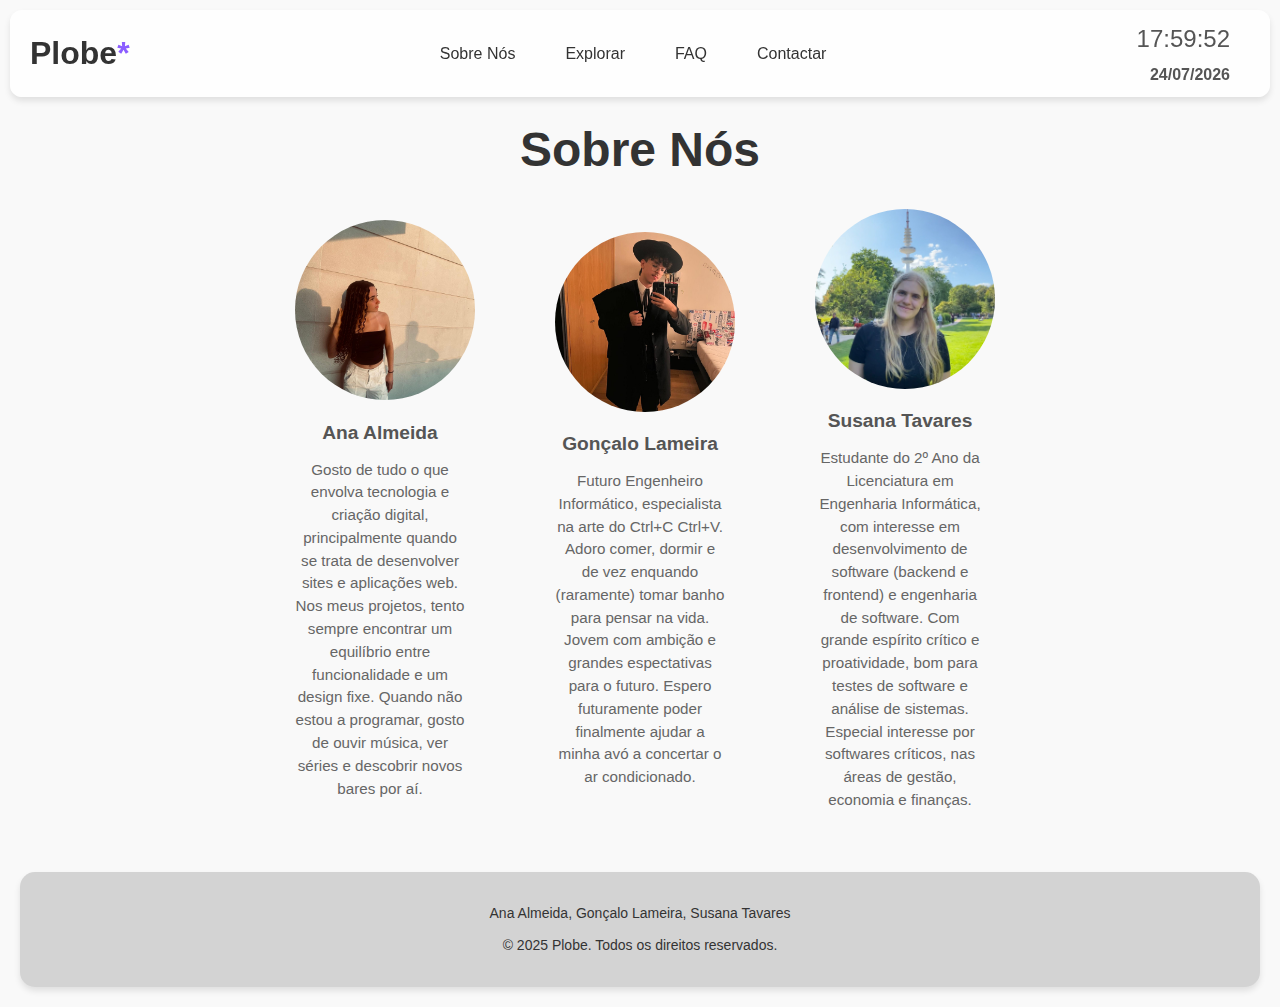
<file: ProjetoAI/SobreNos.html>
<!DOCTYPE html>
<html lang="pt">
<head>
    <meta charset="UTF-8">
    <link rel="icon" type="image/png" href="images/main/logo.png"/>
    <meta name="viewport" content="width=device-width, initial-scale=1.0">
    <link rel="stylesheet" href="stylesSobrenos.css" />
    <title>Sobre Nós</title>
</head>
<body>
    
    <!--Barra de Navegação-->
    <header>
        <nav class="navbar-side">
          <div class="nav-side">
            <ul class="links-side">
              <li>
                <div class="top">
                  <svg onclick="hideSidebar()" class="close" xmlns="http://www.w3.org/2000/svg" height="35px" viewBox="0 -960 960 960" width="35px" fill="#000000"><path d="m256-200-56-56 224-224-224-224 56-56 224 224 224-224 56 56-224 224 224 224-56 56-224-224-224 224Z"/></svg>
                </div>
              </li>
              <li><a href="SobreNos.html">Sobre Nós</a></li>
              <li><a href="Index.html#explorar">Explorar</a></li>
              <li><a href="Index.html#faq">FAQ</a></li>
              <li><a href="Contactar.html">Contactar</a></li>
            </ul>
          </div>
        </nav>
        <nav class="navbar">
          <div class="logo">
            <a href="Index.html">Plobe<span>*</span></a>
          </div>
          <div class="nav-links">
            <ul class="nav-top">
              <li><a href="SobreNos.html">Sobre Nós</a></li>
              <li><a href="Index.html#explorar">Explorar</a></li>
              <li><a href="Index.html#faq">FAQ</a></li>
              <li><a href="Contactar.html">Contactar</a></li>
            </ul>
          </div>
          <div class="date-time">
            <div id="Time"></div>
            <div id="Date"></div>
            <script src="time.js"></script>
          </div>
          <svg onclick="showSideBar()" class="sideBarIcon" xmlns="http://www.w3.org/2000/svg" height="40px" viewBox="0 -960 960 960" width="40px" fill="#00000"><path d="M120-240v-80h720v80H120Zm0-200v-80h720v80H120Zm0-200v-80h720v80H120Z"/></svg>
        </nav>
    </header>

    <!--Informação sobre nós-->
    <main>
        <div class="container">
            <h1>Sobre Nós</h1>
            <div class="team">
                <div class="team-member">
                    <img src="images/somosnos/anaAlmeida.jpeg" alt="Foto de Pessoa 1">
                    <h2>Ana Almeida</h2>
                    <p>Gosto de tudo o que envolva tecnologia e criação digital, principalmente quando se trata de desenvolver sites e aplicações web. Nos meus projetos, tento sempre encontrar um equilíbrio entre funcionalidade e um design fixe. Quando não estou a programar, gosto de ouvir música, ver séries e descobrir novos bares por aí.</p>
                </div>
                <div class="team-member">
                    <img src="images/somosnos/goncalo_foto.jpeg" alt="Foto de Pessoa 2">
                    <h2>Gonçalo Lameira</h2>
                    <p>Futuro Engenheiro Informático, especialista na arte do Ctrl+C Ctrl+V. Adoro comer, dormir e de vez enquando (raramente) tomar banho para pensar na vida. Jovem com ambição e grandes espectativas para o futuro. Espero futuramente poder finalmente ajudar a minha avó a concertar o ar condicionado.</p>
                </div>
                <div class="team-member">
                    <img src="images/somosnos/susanaTavares.jpeg" alt="Foto de Pessoa 3">
                    <h2>Susana Tavares</h2>
                    <p>Estudante do 2º Ano da Licenciatura em Engenharia Informática, com interesse em desenvolvimento de software (backend e frontend) e engenharia de software. Com grande espírito crítico e proatividade, bom para testes de software e análise de sistemas. Especial interesse por softwares críticos, nas áreas de gestão, economia e finanças.</p>
                </div>
            </div>
        </div>
    </main>

    <!--Fotter-->
    <footer class="rounded-footer">
        <div>
            <p>Ana Almeida, Gonçalo Lameira, Susana Tavares</p>
            <p>&copy; 2025 Plobe. Todos os direitos reservados.</p>
        </div>
    </footer>
    <script src="navbar.js"></script>
</body>
</html>
</file>
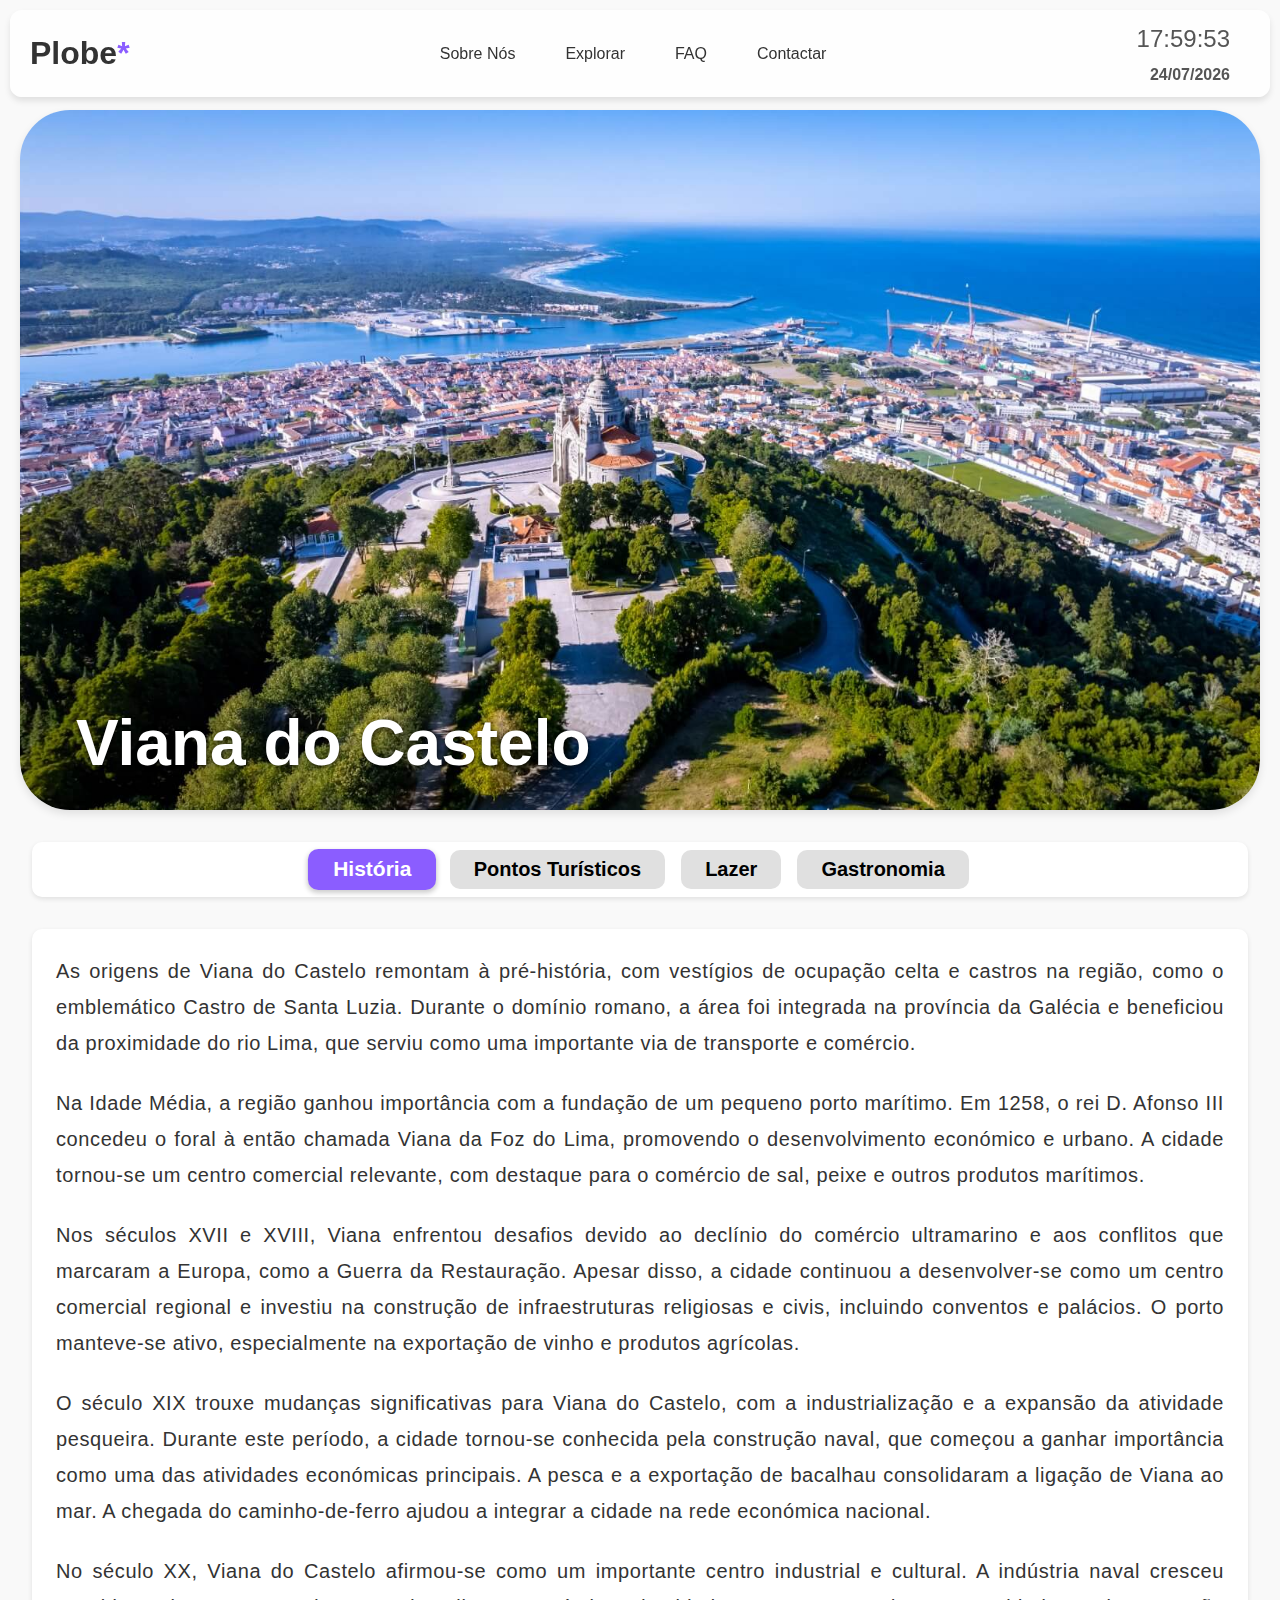
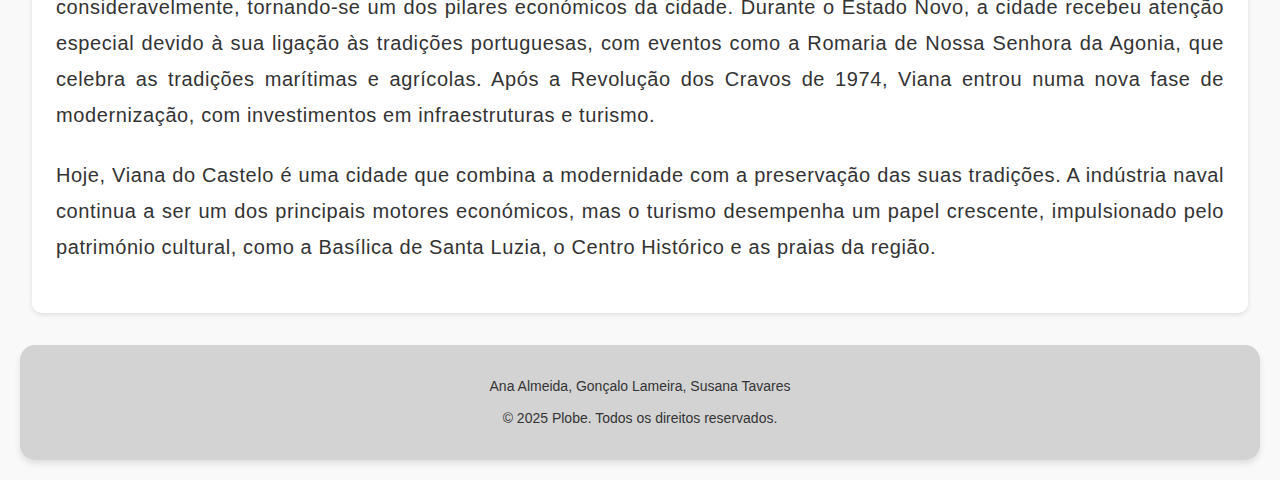
<file: ProjetoAI/Viana_do_Castelo.html>
<!DOCTYPE html>
<html lang="pt">
<head>
    <meta charset="UTF-8">
    <link rel="icon" type="image/png" href="images/Imagens_Viana_do_Castelo/logo.png"/>
    <meta name="viewport" content="width=device-width, initial-scale=1.0">   
    <link rel="stylesheet" href="Distritos.css">
    <title>Viana do Castelo</title>
</head>
<body>

    <!--Barra de Navegação-->
    <header>
        <nav class="navbar-side">
            <div class="nav-side">
              <ul class="links-side">
                <li>
                  <div class="top">
                    <svg onclick="hideSidebar()" class="close" xmlns="http://www.w3.org/2000/svg" height="35px" viewBox="0 -960 960 960" width="35px" fill="#000000"><path d="m256-200-56-56 224-224-224-224 56-56 224 224 224-224 56 56-224 224 224 224-56 56-224-224-224 224Z"/></svg>
                  </div>
                </li>
                <li><a href="SobreNos.html">Sobre Nós</a></li>
                <li><a href="Index.html#explorar">Explorar</a></li>
                <li><a href="Index.html#faq">FAQ</a></li>
                <li><a href="Contactar.html">Contactar</a></li>
              </ul>
            </div>
          </nav>
          <nav class="navbar">
            <div class="logo">
              <a href="Index.html">Plobe<span>*</span></a>
            </div>
            <div class="nav-links">
              <ul class="nav-top">
                <li><a href="SobreNos.html">Sobre Nós</a></li>
                <li><a href="Index.html#explorar">Explorar</a></li>
                <li><a href="Index.html#faq">FAQ</a></li>
                <li><a href="Contactar.html">Contactar</a></li>
              </ul>
            </div>
            <div class="date-time">
              <div id="Time"></div>
              <div id="Date"></div>
              <script src="Distritos.js"></script>
            </div>
            <svg onclick="showSideBar()" class="sideBarIcon" xmlns="http://www.w3.org/2000/svg" height="40px" viewBox="0 -960 960 960" width="40px" fill="#00000"><path d="M120-240v-80h720v80H120Zm0-200v-80h720v80H120Zm0-200v-80h720v80H120Z"/></svg>
          </nav>
    </header>

    <main>
        <!--Imagem-->
        <div class="hero">
            <img src="images/Imagens_Viana_do_Castelo/Viana_do_Castelo1.jpeg" alt="Viana do Castelo">
            <div class="hero-next">
                <h1>Viana do Castelo</h1>
            </div>
        </div>

        <!--Botões -->
        <div class="tabs">
            <button class="tab active" onclick="showSection('historia')">História</button>
            <button class="tab" onclick="showSection('pontos-turisticos')">Pontos Turísticos</button>
            <button class="tab" onclick="showSection('lazer')">Lazer</button>
            <button class="tab" onclick="showSection('gastronomia')">Gastronomia</button>
        </div>
        
        <!--Corpo de texto Botão História-->
        <section id="historia" class="content">
            <p>As origens de Viana do Castelo remontam à pré-história, com vestígios de ocupação celta e castros na região, como o emblemático Castro de Santa Luzia. Durante o domínio romano, a área foi integrada na província da Galécia e beneficiou da proximidade do rio Lima, que serviu como uma importante via de transporte e comércio.</p>
            <p>Na Idade Média, a região ganhou importância com a fundação de um pequeno porto marítimo. Em 1258, o rei D. Afonso III concedeu o foral à então chamada Viana da Foz do Lima, promovendo o desenvolvimento económico e urbano. A cidade tornou-se um centro comercial relevante, com destaque para o comércio de sal, peixe e outros produtos marítimos.</p>
            <p>Nos séculos XVII e XVIII, Viana enfrentou desafios devido ao declínio do comércio ultramarino e aos conflitos que marcaram a Europa, como a Guerra da Restauração. Apesar disso, a cidade continuou a desenvolver-se como um centro comercial regional e investiu na construção de infraestruturas religiosas e civis, incluindo conventos e palácios. O porto manteve-se ativo, especialmente na exportação de vinho e produtos agrícolas.</p>
            <p>O século XIX trouxe mudanças significativas para Viana do Castelo, com a industrialização e a expansão da atividade pesqueira. Durante este período, a cidade tornou-se conhecida pela construção naval, que começou a ganhar importância como uma das atividades económicas principais. A pesca e a exportação de bacalhau consolidaram a ligação de Viana ao mar. A chegada do caminho-de-ferro ajudou a integrar a cidade na rede económica nacional.</p>
            <p>No século XX, Viana do Castelo afirmou-se como um importante centro industrial e cultural. A indústria naval cresceu consideravelmente, tornando-se um dos pilares económicos da cidade. Durante o Estado Novo, a cidade recebeu atenção especial devido à sua ligação às tradições portuguesas, com eventos como a Romaria de Nossa Senhora da Agonia, que celebra as tradições marítimas e agrícolas. Após a Revolução dos Cravos de 1974, Viana entrou numa nova fase de modernização, com investimentos em infraestruturas e turismo.</p>
            <p>Hoje, Viana do Castelo é uma cidade que combina a modernidade com a preservação das suas tradições. A indústria naval continua a ser um dos principais motores económicos, mas o turismo desempenha um papel crescente, impulsionado pelo património cultural, como a Basílica de Santa Luzia, o Centro Histórico e as praias da região. </p>
        </section>

        <!--Corpo de texto Botão Pontos Turísticos-->
        <section id="pontos-turisticos" class="content">
            <h3>Património Histórico e Arquitetónico</h3>
            <ul>
                <li>Santuário de Santa Luzia: com arquitetura neobizantina e vistas panorâmicas deslumbrantes sobre o rio Lima e o oceano Atlântico.</li>
                <li>Centro Histórico: Ruas pitorescas com edifícios históricos, como a Praça da República, o Chafariz, os Paços do Concelho e a Igreja da Misericórdia.</li>
                <li>Museu do Traje: Dedicado à preservação das tradições culturais da região, especialmente os trajes típicos usados em festas e romarias.</li>
            </ul>

            <h3>Cultura e Tradições Locais</h3>
            <ul>
                <li>Romaria de Nossa Senhora da Agonia: uma das maiores celebrações tradicionais de Portugal, com procissões, música, danças folclóricas e desfiles de barcos.</li>
                <li>Artesanato Local: Viana do Castelo é conhecida pelo trabalho em ouro, especialmente os tradicionais "corações de Viana", símbolo da cidade.</li>
                <li>Gastronomia: Os pratos típicos incluem o arroz de sarrabulho, lampreia, bacalhau à moda de Viana e os vinhos verdes da região.</li>
            </ul>

            <h3>Belezas Naturais e Áreas ao Ar Livre</h3>
            <ul>
                <li>Praias Atlânticas: Viana do Castelo é famosa pelas suas praias, como a Praia do Cabedelo, ideal para surf e kitesurf, e a Praia de Afife.</li>
                <li>Rio Lima: Um cenário ideal para passeios de barco, canoagem ou simplesmente desfrutar da tranquilidade à beira do rio.</li>
                <li>Serra de Santa Luzia: Um espaço perfeito para caminhadas e trilhos na natureza, com vistas espetaculares e um ambiente tranquilo.</li>
            </ul>

            <h3>Experiência de Mercado e Comércio Local</h3>
            <ul>
                <li>Feiras e Mercados Tradicionais: O mercado municipal oferece produtos frescos e artesanais, como queijos, enchidos e produtos agrícolas da região.</li>
                <li>Lojas de Artesanato: Produtos típicos como bordados, joias em ouro e os famosos "corações de Viana" são destaque nas lojas locais.</li>
                <li>Vinhos Verdes: Os vinhos da região do Minho são uma atração por si só, podendo ser adquiridos em adegas locais ou degustados em restaurantes da cidade.</li>
            </ul>
        </section>

        <!--Corpo de texto Botão Lazer-->
        <section id="lazer" class="content">
            <h3 class="secao-titulo">Atividades ao Ar Livre</h3>
            <div class="galeria">
                <div class="item">
                    <img src="images/Imagens_Viana_do_Castelo/JardimPublico.png" alt="Jardim Público Marginal">
                    <div class="texto">Jardim Público Marginal</div>
                </div>
                <div class="item">
                    <img src="images/Imagens_Viana_do_Castelo/ParqueCidade.png" alt="Parque da Cidade">
                    <div class="texto">Parque da Cidade</div>
                </div>
                <div class="item">
                    <img src="images/Imagens_Viana_do_Castelo/Cabedelo.png" alt="Praia do Cabedelo">
                    <div class="texto">Praia do Cabedelo</div>
                </div>
                <div class="item">
                    <img src="images/Imagens_Viana_do_Castelo/Serra.png" alt="Serra d'Arga">
                    <div class="texto">Serra d'Arga</div>
                </div>
            </div>

            <h3 class="secao-titulo">Cultura e Entretenimento</h3>
            <div class="galeria">
                <div class="item">
                    <img src="images/Imagens_Viana_do_Castelo/Teatro.png" alt="Teatro Sá de Miranda">
                    <div class="texto">Teatro Sá de Miranda</div>
                </div>
                <div class="item">
                    <img src="images/Imagens_Viana_do_Castelo/MuseuTraje.png" alt="Museu do Traje">
                    <div class="texto">Museu do Traje</div>
                </div>
                <div class="item">
                    <img src="images/Imagens_Viana_do_Castelo/NavioGil.png" alt="Navio Gil Eannes">
                    <div class="texto">Navio Gil Eannes</div>
                </div>
                <div class="item">
                    <img src="images/Imagens_Viana_do_Castelo/FestaAgonia.png" alt="Festa da Nossa Senhora d'Agonia">
                    <div class="texto">Festa da Nossa Senhora d'Agonia</div>
                </div>
            </div>

            <h3 class="secao-titulo">Vida Noturna</h3>
            <div class="galeria">
                <div class="item">
                    <img src="images/Imagens_Viana_do_Castelo/CentroHist.png" alt="Centro Histórico">
                    <div class="texto">Centro Histórico</div>
                </div>
                <div class="item">
                    <img src="images/Imagens_Viana_do_Castelo/Ribeirinha.png" alt="Zona Ribeirinha">
                    <div class="texto">Zona Ribeirinha</div>
                </div>
                <div class="item">
                    <img src="images/Imagens_Viana_do_Castelo/Xapas.png" alt="Xapas Sessions">
                    <div class="texto">Xapas Sessions</div>
                </div>
                <div class="item">
                    <img src="images/Imagens_Viana_do_Castelo/Picadeiro.png" alt="Palco do Picadeiro">
                    <div class="texto">Palco do Picadeiro</div>
                </div>
            </div>

            <h3 class="secao-titulo">Atividades Familiares</h3>
            <div class="galeria">
                <div class="item">
                    <img src="images/Imagens_Viana_do_Castelo/SantaLuzia.png" alt="Santuário de Santa Luzia">
                    <div class="texto">Santuário de Santa Luzia</div>
                </div>
                <div class="item">
                    <img src="images/Imagens_Viana_do_Castelo/PasseioBarco.png" alt="Passeios de Barco">
                    <div class="texto">Passeios de Barco</div>
                </div>
                <div class="item">
                    <img src="images/Imagens_Viana_do_Castelo/Ecopista.png" alt="Ecopista do Rio Lima">
                    <div class="texto">Ecopista do Rio Lima</div>
                </div>
                <div class="item">
                    <img src="images/Imagens_Viana_do_Castelo/ParqueInfantil.png" alt="Parque Infantil da Marina">
                    <div class="texto">Parque Infantil da Marina</div>
                </div>
            </div>
        </section>

        <!--Corpo de texto Botão Gastronomia-->
        <section id="gastronomia" class="content">
            <h3 class="secao-titulo">Pratos Tradicionais</h3>
            <div class="galeria">
                <div class="item">
                    <img src="images/Imagens_Viana_do_Castelo/Cabidela.png" alt="Arroz de Cabidela">
                    <div class="texto">Arroz de Cabidela</div>
                </div>
                <div class="item">
                    <img src="images/Imagens_Viana_do_Castelo/feijoada.png" alt="Feijoada Minhota">
                    <div class="texto">Feijoada Minhota</div>
                </div>
                <div class="item">
                    <img src="images/Imagens_Viana_do_Castelo/cordeiro.png" alt="Cordeiro Assado">
                    <div class="texto">Cordeiro Assado</div>
                </div>
            </div>
            <h3 class="secao-titulo">Doces e Sobremesas</h3>
            <div class="galeria">
                <div class="item">
                    <img src="images/Imagens_Viana_do_Castelo/tortaviana.png" alt="Torta de Viana">
                    <div class="texto">Torta de Viana</div>
                </div>
                <div class="item">
                    <img src="images/Imagens_Viana_do_Castelo/pao-lo.png" alt="Pão de Ló de Viana">
                    <div class="texto">Pão de Ló de Viana</div>
                </div>
                <div class="item">
                    <img src="images/Imagens_Viana_do_Castelo/chocolates.png" alt="Chocolates Avianense">
                    <div class="texto">Chocolates Avianense</div>
                </div>
            </div>
        </section>

        <script src="Distritos.js" defer></script>

    </main>

    <!--Footer-->
    <footer class="rounded-footer">
        <div>
            <p>Ana Almeida, Gonçalo Lameira, Susana Tavares</p>
            <p>&copy; 2025 Plobe. Todos os direitos reservados.</p>
        </div>
    </footer>
</body>
</html>
</file>
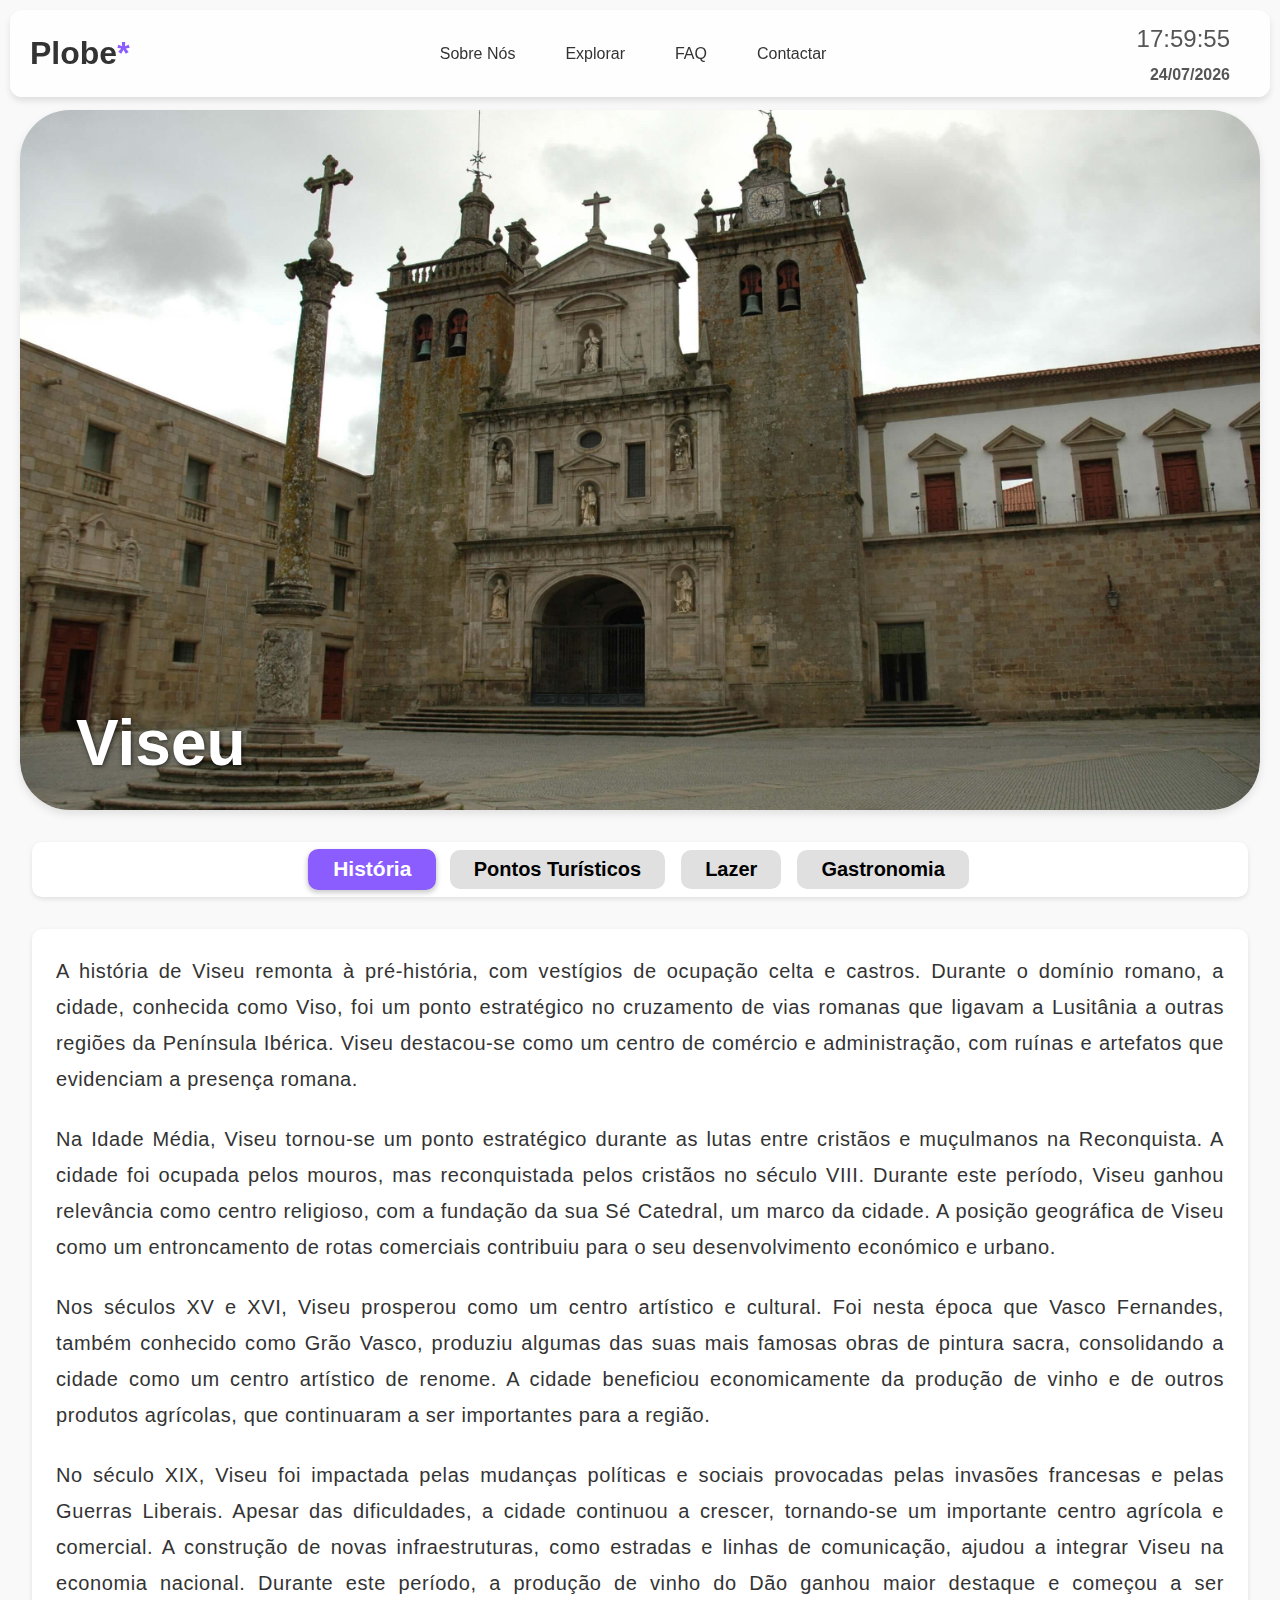
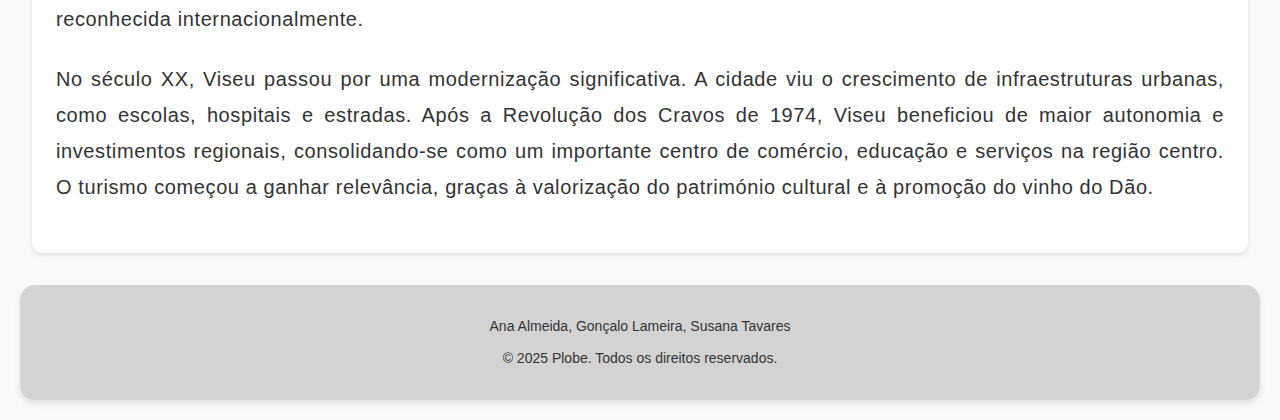
<file: ProjetoAI/Viseu.html>
<!DOCTYPE html>
<html lang="pt">
<head>
    <meta charset="UTF-8">
    <link rel="icon" type="image/png" href="images/Imagens_Viseu/logo.png"/>
    <meta name="viewport" content="width=device-width, initial-scale=1.0">   
    <link rel="stylesheet" href="Distritos.css">
    <title>Viseu</title>
</head>
<body>

    <!--Barra de Navegação-->
    <header>
        <nav class="navbar-side">
            <div class="nav-side">
              <ul class="links-side">
                <li>
                  <div class="top">
                    <svg onclick="hideSidebar()" class="close" xmlns="http://www.w3.org/2000/svg" height="35px" viewBox="0 -960 960 960" width="35px" fill="#000000"><path d="m256-200-56-56 224-224-224-224 56-56 224 224 224-224 56 56-224 224 224 224-56 56-224-224-224 224Z"/></svg>
                  </div>
                </li>
                <li><a href="SobreNos.html">Sobre Nós</a></li>
                <li><a href="Index.html#explorar">Explorar</a></li>
                <li><a href="Index.html#faq">FAQ</a></li>
                <li><a href="Contactar.html">Contactar</a></li>
              </ul>
            </div>
          </nav>
          <nav class="navbar">
            <div class="logo">
              <a href="Index.html">Plobe<span>*</span></a>
            </div>
            <div class="nav-links">
              <ul class="nav-top">
                <li><a href="SobreNos.html">Sobre Nós</a></li>
                <li><a href="Index.html#explorar">Explorar</a></li>
                <li><a href="Index.html#faq">FAQ</a></li>
                <li><a href="Contactar.html">Contactar</a></li>
              </ul>
            </div>
            <div class="date-time">
              <div id="Time"></div>
              <div id="Date"></div>
              <script src="Distritos.js"></script>
            </div>
            <svg onclick="showSideBar()" class="sideBarIcon" xmlns="http://www.w3.org/2000/svg" height="40px" viewBox="0 -960 960 960" width="40px" fill="#00000"><path d="M120-240v-80h720v80H120Zm0-200v-80h720v80H120Zm0-200v-80h720v80H120Z"/></svg>
          </nav>
    </header>

    <main>
        <!--Imagem-->
        <div class="hero">
            <img src="images/Imagens_Viseu/Viseu.jpg" alt="Viseu">
            <div class="hero-next">
                <h1>Viseu</h1>
            </div>
        </div>

        <!--Botões -->
        <div class="tabs">
            <button class="tab active" onclick="showSection('historia')">História</button>
            <button class="tab" onclick="showSection('pontos-turisticos')">Pontos Turísticos</button>
            <button class="tab" onclick="showSection('lazer')">Lazer</button>
            <button class="tab" onclick="showSection('gastronomia')">Gastronomia</button>
        </div>
        
        <!--Corpo de texto Botão História-->
        <section id="historia" class="content">
            <p>A história de Viseu remonta à pré-história, com vestígios de ocupação celta e castros. Durante o domínio romano, a cidade, conhecida como Viso, foi um ponto estratégico no cruzamento de vias romanas que ligavam a Lusitânia a outras regiões da Península Ibérica. Viseu destacou-se como um centro de comércio e administração, com ruínas e artefatos que evidenciam a presença romana.</p>
            <p>Na Idade Média, Viseu tornou-se um ponto estratégico durante as lutas entre cristãos e muçulmanos na Reconquista. A cidade foi ocupada pelos mouros, mas reconquistada pelos cristãos no século VIII. Durante este período, Viseu ganhou relevância como centro religioso, com a fundação da sua Sé Catedral, um marco da cidade. A posição geográfica de Viseu como um entroncamento de rotas comerciais contribuiu para o seu desenvolvimento económico e urbano.</p>
            <p>Nos séculos XV e XVI, Viseu prosperou como um centro artístico e cultural. Foi nesta época que Vasco Fernandes, também conhecido como Grão Vasco, produziu algumas das suas mais famosas obras de pintura sacra, consolidando a cidade como um centro artístico de renome. A cidade beneficiou economicamente da produção de vinho e de outros produtos agrícolas, que continuaram a ser importantes para a região.</p>
            <p>No século XIX, Viseu foi impactada pelas mudanças políticas e sociais provocadas pelas invasões francesas e pelas Guerras Liberais. Apesar das dificuldades, a cidade continuou a crescer, tornando-se um importante centro agrícola e comercial. A construção de novas infraestruturas, como estradas e linhas de comunicação, ajudou a integrar Viseu na economia nacional. Durante este período, a produção de vinho do Dão ganhou maior destaque e começou a ser reconhecida internacionalmente.</p>
            <p>No século XX, Viseu passou por uma modernização significativa. A cidade viu o crescimento de infraestruturas urbanas, como escolas, hospitais e estradas. Após a Revolução dos Cravos de 1974, Viseu beneficiou de maior autonomia e investimentos regionais, consolidando-se como um importante centro de comércio, educação e serviços na região centro. O turismo começou a ganhar relevância, graças à valorização do património cultural e à promoção do vinho do Dão.</p>
        </section>

        <!--Corpo de texto Botão Pontos Turísticos-->
        <section id="pontos-turisticos" class="content">
            <h3>Património Histórico e Arquitetónico</h3>
            <ul>
                <li>Catedral de Viseu (Sé de Viseu): Um dos principais marcos religiosos da cidade, com uma arquitetura que mistura estilos românico e gótico, além de um interior rico em arte sacra.</li>
                <li>Igreja da Misericórdia de Viseu: Com arquitetura renascentista, com um belo interior decorado com azulejos e elementos barrocos.</li>
                <li>Museu Grão Vasco: Dedicado à obra do pintor português Vasco Fernandes, este museu apresenta uma coleção de arte religiosa e peças históricas da cidade e região.</li>
            </ul>

            <h3>Belezas Naturais e Áreas ao Ar Livre</h3>
            <ul>
                <li>Parque do Fontelo: Um dos principais espaços verdes de Viseu, com jardins bem cuidados, árvores centenárias, lagoas e percursos pedestres. Ideal para relaxamento e atividades ao ar livre.</li>
                <li>Rota do Vinho do Dão: A região vinícola do Dão é famosa pelos seus vinhos, e a Rota do Vinho oferece passeios por vinhedos e adegas, com degustações e visitas educativas.</li>
            </ul>

            <h3>Arquitetura e Urbanismo</h3>
            <ul>
                <li>Centro Histórico de Viseu: A cidade tem um centro histórico encantador, com ruas estreitas, praças e edifícios de pedra que remontam à época medieval e renascentista.</li>
                <li>Rossio: Edifício do século XVIII que funciona como sede da Câmara Municipal de Viseu, com uma arquitetura clássica e detalhes de grande beleza.</li>
            </ul>

            <h3>Entretenimento</h3>
            <ul>
                <li>Bares e Restaurantes: Viseu tem uma vida noturna tranquila, com vários bares e restaurantes que servem pratos típicos da região, acompanhados de vinhos do Dão.</li>
                <li>Cultura e Espetáculos: O Teatro Viriato é um centro cultural importante, com uma programação diversificada de música, teatro, dança e outros espetáculos.</li>
                <li>Cafés e Tascas Tradicionais: A cidade também é conhecida pelos seus cafés e tascas, onde é possível saborear petiscos regionais em ambientes descontraídos.</li>
            </ul>
        </section>

        <!--Corpo de texto Botão Lazer-->
        <section id="lazer" class="content">

            <h3 class="secao-titulo">Atividades ao Ar Livre</h3>
            <div class="galeria">
                <div class="item">
                    <img src="images/Imagens_Viseu/Fontelo.png" alt="Parque do Fontelo">
                    <div class="texto">Parque do Fontelo</div>
                </div>
                <div class="item">
                    <img src="images/Imagens_Viseu/AquilinoRibeiro.png" alt="Parque Aquilino Ribeiro">
                    <div class="texto">Parque Aquilino Ribeiro</div>
                </div>
                <div class="item">
                    <img src="images/Imagens_Viseu/Ecopista.png" alt="Ecopista do Dão">
                    <div class="texto">Ecopista do Dão</div>
                </div>
                <div class="item">
                    <img src="images/Imagens_Viseu/Rossio.png" alt="Rossio de Viseu">
                    <div class="texto">Rossio de Viseu</div>
                </div>
            </div>

            <h3 class="secao-titulo">Cultura e Entretenimento</h3>
            <div class="galeria">
                <div class="item">
                    <img src="images/Imagens_Viseu/TeatroViriato.png" alt="Teatro Viriato">
                    <div class="texto">Teatro Viriato</div>
                </div>
                <div class="item">
                    <img src="images/Imagens_Viseu/Museu.png" alt="Museu Grão Vasco">
                    <div class="texto">Museu Grão Vasco</div>
                </div>
                <div class="item">
                    <img src="images/Imagens_Viseu/Feira.png" alt="Feira de São Mateus">
                    <div class="texto">Feira de São Mateus</div>
                </div>
                <div class="item">
                    <img src="images/Imagens_Viseu/SeCatedral.png" alt="Sé Catedral de Viseu">
                    <div class="texto">Sé Catedral de Viseu</div>
                </div>
            </div>

            <h3 class="secao-titulo">Vida Noturna</h3>
            <div class="galeria">
                <div class="item">
                    <img src="images/Imagens_Viseu/BaresSe.png" alt="Bares da Sé">
                    <div class="texto">Bares da Sé</div>
                </div>
                <div class="item">
                    <img src="images/Imagens_Viseu/BaresJugueiros.png" alt="Bares de Jugueiros">
                    <div class="texto">Bares de Jugueiros</div>
                </div>
                <div class="item">
                    <img src="images/Imagens_Viseu/NBViseu.png" alt="NB Club">
                    <div class="texto">NB Club</div>
                </div>
                <div class="item">
                    <img src="images/Imagens_Viseu/Mercado.png" alt="Mercado 2 de Maio">
                    <div class="texto">Mercado 2 de Maio</div>
                </div>
            </div>

            <h3 class="secao-titulo">Atividades Familiares</h3>
            <div class="galeria">
                <div class="item">
                    <img src="images/Imagens_Viseu/PalacioGelo.png" alt="Palácio do Gelo">
                    <div class="texto">Palácio do Gelo</div>
                </div>
                <div class="item">
                    <img src="images/Imagens_Viseu/Piscinas.png" alt="Piscinas de Cabanões">
                    <div class="texto">Piscinas de Cabanões</div>
                </div>
                <div class="item">
                    <img src="images/Imagens_Viseu/Quintinha.png" alt="A Quintinha">
                    <div class="texto">A Quintinha</div>
                </div>
                <div class="item">
                    <img src="images/Imagens_Viseu/MuseuQuartzo.png" alt="Museu do Quartzo">
                    <div class="texto">Museu do Quartzo</div>
                </div>
            </div>

        </section>

        <!--Corpo de texto Botão Gastronomia-->
        <section id="gastronomia" class="content">
            <h3 class="secao-titulo">Pratos Tradicionais</h3>
            <div class="galeria">
                <div class="item">
                    <img src="images/Imagens_Viseu/Vitela-assada-Moda-de-Lafoes.png" alt="Vitela Assada à Moda de Lafões">
                    <div class="texto">Vitela Assada à Moda de Lafões</div>
                </div>
                <div class="item">
                    <img src="images/Imagens_Viseu/truta.png" alt="Truta do Rio">
                    <div class="texto">Truta do Rio</div>
                </div>
                <div class="item">
                    <img src="images/Imagens_Viseu/receita-bacalhau-broa-espinafres.png" alt="Sardinhas Assadas">
                    <div class="texto">Bacalhau com broa</div>
                </div>
            </div>
            <h3 class="secao-titulo">Doces e Sobremesas</h3>
            <div class="galeria">
                <div class="item">
                    <img src="images/Imagens_Viseu/viriatos.png" alt="Viriatos">
                    <div class="texto">Viriatos</div>
                </div>
                <div class="item">
                    <img src="images/Imagens_Viseu/PastelFeijao.png" alt="Pastéis de Feijão">
                    <div class="texto">Pastéis de Feijão</div>
                </div>
                <div class="item">
                    <img src="images/Imagens_Viseu/ArrozDoce.png" alt="Arroz Doce">
                    <div class="texto">Arroz Doce</div>
                </div>
            </div>
        </section>

        <script src="Distritos.js" defer></script>

    </main>

    <!--Footer-->
    <footer class="rounded-footer">
        <div>
            <p>Ana Almeida, Gonçalo Lameira, Susana Tavares</p>
            <p>&copy; 2025 Plobe. Todos os direitos reservados.</p>
        </div>
    </footer>
</body>
</html>
</file>
<file: ProjetoAI/styles.css>
* {
    margin: 0;
    padding: 0;
    box-sizing: border-box;
}

/* Body */
body {
    font-family: Arial, sans-serif;
    line-height: 1.6;
    color: #333;
    background-color: #f9f9f9;
}

/* Barra de navegação */
.navbar {
    display: flex;
    justify-content: space-between;
    align-items: center;
    padding: 10px 20px;
    position: fixed;
    top: 0;
    left: 0;
    right: 0;
    z-index: 100;
    background-color: rgba(255, 255, 255, 0.8); 
    box-shadow: 0px 4px 6px rgba(0, 0, 0, 0.1); 
    border-radius: 12px;
    margin: 10px; 
    transition: background-color 0.3s ease, box-shadow 0.3s ease; 
}

/* Logo */
.logo a {
    font-size: 1.8rem; 
    font-weight: bold;
    text-decoration: none;
    color: #333; 
    transition: color 0.3s ease;
}

.logo a:hover {
    color: #8B5DFF; 
}

.logo a span {
    color: #8B5DFF; 
}

/* Links de navegação */
.nav-links {
    flex-grow: 1;
    display: flex;
    justify-content: center; 
    align-items: center;
    gap: 20px; 
}

.nav-links ul {
    list-style: none;
    display: flex;
    gap: 50px; 
}

.nav-links ul li a {
    text-decoration: none;
    color: #333; 
    font-size: 1rem;
    font-weight: 500;
    transition: color 0.3s ease, transform 0.3s ease;
}

.nav-links ul li a:hover {
    color: #8B5DFF; 
    transform: scale(1.1); 
}

/* Ícone do menu lateral */
.sideBarIcon {
    display: block; 
    cursor: pointer;
    transition: transform 0.3s ease;
    z-index: 102; 
}

.sideBarIcon:hover {
    transform: scale(1.2); 
}

/* Barra de navegação lateral */
.navbar-side {
    position: fixed;
    top: 0;
    right: -100%;
    height: 100vh;
    width: 280px;
    z-index: 101;
    background-color: rgba(255, 255, 255, 0.95); 
    backdrop-filter: blur(10px); 
    box-shadow: -10px 0 20px rgba(0, 0, 0, 0.2); 
    display: flex;
    flex-direction: column;
    justify-content: start;
    align-items: flex-start;
    padding: 20px;
    transition: right 0.3s ease; 
}

.navbar-side.active {
    right: 0; 
}

/* Links da barra lateral*/
.nav-side ul {
    list-style: none;
    padding: 0;
    width: 100%;
}

.nav-side ul li {
    margin: 20px 0;
}

.nav-side ul li a {
    text-decoration: none;
    font-size: 1.2rem;
    color: #333;
    transition: color 0.3s ease, transform 0.3s ease;
}

.nav-side ul li a:hover {
    color: #8B5DFF;
    transform: translateX(10px); 
}

/* Data e hora */
.date-time {
    margin-right: 20px;
    text-align: right;
    font-size: 0.9rem;
    color: #555;
}

  #Time {
    font-size: 1.5rem;
    font-weight: normal;
    margin-bottom: 0.2rem;
  }
  #Date {
    font-size: 1rem;
    font-weight: bold;
  }

/* Container da imagem */
.slider-container {
    display: flex;
    flex-direction: column;
    justify-content: flex-start;
    align-items: center;
    position: relative;
    overflow: hidden;
    box-shadow: 0 4px 8px rgba(0, 0, 0, 0.1);
}

.slider-container img {
    width: 100%;
    height: 100%;
    object-fit: cover;
}

/* Gradiente sobre a imagem */
.slider-container::after {
    content: '';
    position: absolute;
    bottom: 0;
    left: 0;
    right: 0;
    height: 30%;
    background: linear-gradient(to top, rgba(0, 0, 0, 0.9), transparent);
    pointer-events: none;
}

/* Texto sobre a imagem */
.text-overlay {
    position: absolute;
    top: 20vh;
    left: 10vh;
    text-align: center;
    display: flex;
    justify-content: center;
    align-items: center;
}

/* Efeito de vidro atrás do texto */
.middle {
    position: absolute;
    background: rgba(255, 255, 255, 0.01);
    backdrop-filter: blur(5px);
    -webkit-backdrop-filter: blur(5px);
    border-radius: 50px;
    padding: 20px 40px;
    box-shadow: 0 4px 8px rgba(0, 0, 0, 0.2);
    top: 30vh;
    justify-content: center;
    display: flex;
    text-align: center;
}

.middle h1 {
    font-size: 2.5rem;
    font-weight: bold;
    color: white;
    text-shadow: 0 2px 4px rgba(0, 0, 0, 0.6);
}

/*Estilo do select*/
select {
    width: 100%;
    padding: 12px;
    font-size: 16px;
    margin: 10px 0;
    border: 3px solid #ffffff;
    border-radius: 20px;
    background-color: transparent;
    color: #fff;
    text-shadow: 1px 1px 2px rgba(0, 0, 0, 0.7);
    appearance: none;
    cursor: pointer;
    outline: none;
    position: relative;
    transition: all 0.3s ease;
    background-image: url("data:image/svg+xml,%3Csvg xmlns='http://www.w3.org/2000/svg' viewBox='0 0 24 24' fill='none' stroke='%23BCBCBC' stroke-width='2' stroke-linecap='round' stroke-linejoin='round'%3E%3Cpolyline points='6 9 12 15 18 9'%3E%3C/polyline%3E%3C/svg%3E");
    background-repeat: no-repeat;
    background-position: right 12px center;
    background-size: 16px;
    margin-top: 3vh;
}

select:hover {
    border-color: #ffffff;
}

select:focus {
    border-color: #ffffff;
    background-color: #ffffff;
    color: #000;
    text-shadow: none;
}

select:focus:hover {
    border-color: #ffffff;
}

select::-ms-expand {
    display: none;
}

/*Botão que leva ao distritos*/
.cta-button {
    padding: 10px 20px;
    font-size: 1rem;
    color: white;
    background-color: #8B5DFF;
    border: none;
    border-radius: 25px;
    cursor: pointer;
    transition: background-color 0.3s ease;
    margin-top: 2vh;
}

.cta-button:hover {
    background-color: #6a3ecc;
}

.scroll-indicator {
    z-index: 90;
    position: absolute;
    bottom: 20px;
    text-align: center;
    color: white;
    font-size: 1rem;
    text-shadow: 0 2px 4px rgba(0, 0, 0, 0.6);
}

.scroll-indicator span {
    display: block;
    font-size: 2rem;
    margin-top: 5px;
    animation: bounce 1.5s infinite ease-in-out;
}

/* Faz a seta mover-se*/
@keyframes bounce {
    0%, 100% {
      transform: translateY(0);
    }
    50% {
      transform: translateY(-10px);
    }
}

.slides {
    display: flex;
    position: relative;
    width: 100%;
    height: 100%;
    overflow: hidden;
}

.slide {
    display: none;
    position: absolute;
    top: 0;
    left: 0;
    width: 100%;
    height: 100%;
    animation: fade 1s ease-in-out;
}

.slide img {
    width: 100%;
    height: 100%;
    object-fit: cover;
}

.slide.active {
    display: block;
}

.conhecer {
    margin-top: 5vh;
    justify-content: center;
    align-items: center;
    text-align: center;
    animation: appear ease-in;
}

.conhecer h1 {
    font-size: 2.5rem;
}

.conhecer p {
    color: #0000008b;
    font-size: 1.5rem;
}

.conhecer h1 span {
    color: #8B5DFF;
}

.icons {
    margin-top: 5vh;
    display: flex; 
    flex-direction: row; 
    text-align: center;
    justify-content: space-between;
    margin-left: 15%;
    margin-right: 15%;
}

.icons img {
    width: 7vh;
}

.icons h2 {
    font-size: 1.5rem;
}

.icons p {
    margin-top: 5%;
    font-size: 1.3rem;
}

/*Estilos "Aproveita a viagem" */   
.aproveita {
    animation: appear ease-in;
    position: relative;
    display: flex;
    justify-content: center;
    align-items: center;
    margin-top: 10%;
}

.aproveita img {
    width: 75%;
    border-radius: 50px;
    max-width: 100%;
}

.aproveita h1 {
    position: absolute;
    left: 15%;
    top: 20%;
    font-size: 5vw;
    color: #fff;
    display: inline;
    padding-bottom: 10px;
    white-space: nowrap;
}

.aproveita h1::after {
    content: '';
    display: block;
    position: absolute;
    bottom: 0;
    left: 0;
    width: 0;
    height: 4px;
    background-color: #fff;
    transition: width 0.3s ease-in-out;
}

.aproveita h1:hover::after {
    width: 100%;
}

.section {
    margin-top: 10%;
    margin-bottom: 3%;
    width: 100%;
    background: #8B5DFF;
    display: flex;
    align-items: center;
    overflow: hidden;
    animation: appear ease-in;
    background-image: url('images/main/tile.png');
    background-repeat: repeat;
    background-size: 75px 75px;
    position: relative;
}

.images {
    flex: 1;
    display: flex;
    justify-content: center;
    align-items: center;
    position: relative;
}

.images img {
    max-width: 100%;
    position: absolute;
    left: 10%;
}

.images .francesinha {
    width: 60%;
    height: 35vw;
    transform: rotate(5.15deg) translate(200px, 100px);
    z-index: 2;
    transition: transform 0.5s ease, z-index 0.3s ease;
}

.images .pastelnata {
    width: 60%;
    height: 35vw;
    transform: rotate(-6.62deg) translate(0px, -100px);
    z-index: 1;
    transition: transform 0.5s ease, z-index 0.3s ease;
}

.images .francesinha:hover {
    transform: translate(200px, 100px) scale(1.1);
    z-index: 3;
}

.images .pastelnata:hover {
    transform: translate(0px, -100px) scale(1.1);
    z-index: 3;
}

.text {
    flex: 1;
    color: white;
    font-family: Arial, sans-serif;
    text-align: left;
    padding: 0 5%;
}

.text h1 {
    font-size: 5vw;
    line-height: 1.2;
}

.highlight {
    display: inline-block;
    padding: 5px 10px;
    background-color: white;
    color: #8B5DFF;
    border-radius: 20px;
}

.bigode {
    margin-top: 5%;
    width: 45%;
}

/*Estilo para FAQ*/
.faq-container {
    max-width: 800px;
    margin: 20px auto;
    padding: 10px 20px;
    background: #fff;
    border-radius: 8px;
    box-shadow: 0 4px 8px rgba(0, 0, 0, 0.1);
    animation: appear ease-in;
}

.faq-item {
    border: 1px solid #ddd;
    border-radius: 8px;
    margin-bottom: 15px;
    overflow: hidden;
    transition: box-shadow 0.3s ease;
}

.faq-item:hover {
    box-shadow: 0 4px 12px rgba(0, 0, 0, 0.15);
}

.faq-header {
    display: flex;
    justify-content: space-between;
    align-items: center;
    padding: 15px 20px;
    cursor: pointer;
    background-color: #ffffff;
    transition: background-color 0.3s ease;
}

.faq-header:hover {
    background-color: #eaeaea;
}

.faq-container h1 {
    margin-bottom: 2%;
}

.faq-header h3 {
    margin: 0;
    font-size: 1.1em;
    color: #000000;
}

.faq-header::after {
    content: "";
    width: 24px;
    height: 24px;
    background-image: url("data:image/svg+xml,%3Csvg xmlns='http://www.w3.org/2000/svg' viewBox='0 0 24 24' fill='none' stroke='%23BCBCBC' stroke-width='2' stroke-linecap='round' stroke-linejoin='round'%3E%3Cpolyline points='6 9 12 15 18 9'%3E%3C/polyline%3E%3C/svg%3E");
    background-size: cover;
    background-repeat: no-repeat;
    transition: transform 0.3s ease;
}

.faq-content {
    max-height: 0;
    overflow: hidden;
    padding: 0 20px;
    background: #fff;
    color: #555;
    font-size: 16px;
    transition: max-height 0.5s ease, padding 0.3s ease;
}

.faq-content.open {
    max-height: 200px;
    padding: 15px 20px;
}

.faq-header.open::after {
    transform: rotate(180deg);
}

/* Estilo do footer */
.rounded-footer {
    background-color: #d3d3d3; 
    padding: 20px; 
    text-align: center; 
    border-radius: 15px; 
    margin: 20px; 
    box-shadow: 0 4px 6px rgba(0, 0, 0, 0.1); 
}

/* Texto do footer */
.rounded-footer p {
    margin: 10px 0; 
    color: #333; 
    font-size: 14px; 
    line-height: 1.6; 
}   

/* Ajustes para telas a partir de 350px */
@media (min-width: 350px) {
    .navbar {
        flex-direction: row;
        padding: 10px 20px;
        text-align: center;
    }

    .nav-links ul li a {
        display: none;
    }

    .logo a {
        font-size: 2rem;
    }

    .sideBarIcon {
        display: flex;
    }

    .team-member {
        flex: 1 1 100%;
        max-width: 100%;
    }
}

/*Esconde elementos da navbar e ajusta o logo para telas menores que 900px*/
@media (max-width: 900px) {
    .nav-links {
        display: none;
    }

    .sideBarIcon {
        display: block;
    }

    .logo a {
        font-size: 1.6rem;
    }

    .faq-container h1 {
        font-size: 1.2rem; 
        margin: 20px 10px; 
        padding: 10px;
    }

    .faq-header h3 {
        font-size: 0.9rem; 
    }

    .faq-content {
        font-size: 0.8rem; 
        line-height: 1.4; 
    }
}


/* Ajustes para telas a partir de 900px */
@media (min-width: 900px) {
    .nav-links ul li a {
        display: flex;
    }

    .sideBarIcon {
        display: none;
    }

    .team {
        flex-direction: row; 
    }

    .team-member {
        flex: 1 1 calc(33.333% - 20px); 
        max-width: calc(33.333% - 20px);
    }

    .sideBarIcon {
        display: none;
    }
}

/* Ajustes para telas a partir de 1200px */
@media (min-width: 1200px) {
    .nav-links ul li a {
        display: flex;
    }

    .sideBarIcon {
        display: none;
    }

    .team {
        flex-direction: row;
    }

    .team-member {
        flex: 1 1 calc(33.333% - 20px);
        max-width: calc(33.333% - 20px);
    }
}

/* Ajustes para telas a partir de 400px */
@media (min-width: 400px) {
    .slider-container {
        height: calc(100vh - 130px);
        margin: 120px 20px 0 20px;
        border-radius: 20px;
    }

    .middle {
        top: 25vh;
        padding: 15px 20px;
    }

    .middle h1 {
        font-size: 2rem;
    }

    .middle p {
        font-size: 1.2rem;
    }

    .cta-button {
        font-size: 0.9rem;
        padding: 8px 16px;
    }
    

    .text h1 {
        font-size: 2rem;
    }

    .aproveita img {
        width: 90%;
    }

    .aproveita h1 {
        font-size: 7vw;
    }

    .icons {
        flex-direction: column;
        left: 15%;
        gap: 20px;
        margin: 5% 0;
    }

    .icons img {
        width: 10vh;
    }

    .section {
        height: 30rem;
    }

    .faq-container {
        padding: 10px;
    }

    .images .francesinha {
        width: 70%;
        height: 40vw;
        transform: rotate(5.15deg) translate(30px, 30px);
        z-index: 2;
    }
    
    .images .pastelnata {
        width: 70%;
        height: 40vw;
        transform: rotate(-6.62deg) translate(10px, -50px);
        z-index: 1;
    }

    .images .francesinha:hover {
        transform: translate(30px, 30px) scale(1.1);
        z-index: 3;
    }
    
    .images .pastelnata:hover {
        transform: translate(10px, -50px) scale(1.1);
        z-index: 3;
    }

 
}

/* Ajustes para telas menores que 400px */
@media (max-width: 400px){

    .slider-container {
        height: calc(100vh - 130px);
        margin: 120px 20px 0 20px;
        border-radius: 20px;
    }

    .middle {
        top: 25vh;
        padding: 15px 20px;
    }

    .middle h1 {
        font-size: 2rem;
    }

    .middle p {
        font-size: 1.2rem;
    }

    .cta-button {
        font-size: 0.9rem;
        padding: 8px 16px;
    }

    .conhecer h1 {
        font-size: 1.5rem;
    }
    
    .conhecer p {
        font-size: 1rem;
    }

    .text h1 {
        font-size: 2rem;
    }

    .aproveita img {
        width: 90%;
    }

    .aproveita h1 {
        font-size: 7vw;
    }

    .icons {
        flex-direction: column;
        left: 15%;
        gap: 20px;
        margin: 5% 0;
    }

    .icons img {
        width: 10vh;
    }

    .section {
        height: 30rem;
    }

    .faq-container {
        padding: 10px;
    }

    .images .francesinha {
        width: 70%;
        height: 40vw;
        transform: rotate(5.15deg) translate(30px, 30px);
        z-index: 2;
    }
    
    .images .pastelnata {
        width: 70%;
        height: 40vw;
        transform: rotate(-6.62deg) translate(10px, -50px);
        z-index: 1;
    }

    .images .francesinha:hover {
        transform: translate(30px, 30px) scale(1.1);
        z-index: 3;
    }
    
    .images .pastelnata:hover {
        transform: translate(10px, -50px) scale(1.1);
        z-index: 3;
    }

}

/* Ajustes para telas maiores que 900px*/
@media (min-width: 900px) {
    .middle h1 {
        font-size: 2.2rem;
    }

    .middle p {
        font-size: 1.5rem;
    }

    .aproveita h1 {
        left: 15%;
        top: 18%;
    }

    .icons {
        flex-direction: row;
        margin: 5% 10%;
    }

    .icons img {
        width: 8vh;
    }
    
    .section {
        height: 40rem;
    }


    .images .francesinha {
        translate: (200px, 100px);
    }

    .images .francesinha {
        width: 60%;
        height: 35vw;
        transform: rotate(5.15deg) translate(150px, 50px);
        z-index: 2;
    }
    
    .images .pastelnata {
        width: 60%;
        height: 35vw;
        transform: rotate(-6.62deg) translate(0px, -100px);
        z-index: 1;
    }

    .images .francesinha:hover {
        transform: translate(150px, 50px) scale(1.1);
        z-index: 3;
    }
    
    .images .pastelnata:hover {
        transform: translate(0px, -100px) scale(1.1);
        z-index: 3;
    }
}

/* Ajustes para telas a partir de 1200px */
@media (min-width: 1200px) {
    .middle {
        padding: 40px 60px;
    }

    .middle h1 {
        font-size: 3rem;
    }

    .middle p {
        font-size: 2rem;
    }

    .cta-button {
        font-size: 1.1rem;
    }

    .text h1 {
        font-size: 5.5rem;
    }

    .icons {
        flex-direction: row;
        margin: 5% 10%;
    }

    .icons img {
        width: 8vh;
    }

    .section {
        height: 50rem;
    }
}

/* Ajustes para telas menores que 480px */
@media (max-width: 480px) {

    .rounded-footer {
        padding: 10px;
        margin: 10px;
        border-radius: 10px;
    }

    .rounded-footer p {
        font-size: 12px;
        line-height: 1.4;
    }
}
</file>
<file: ProjetoAI/Distritos.css>
* {
    margin: 0;
    padding: 0;
    box-sizing: border-box;
}

/* Body */
body {
    font-family: Arial, sans-serif;
    line-height: 1.6;
    color: #333;
    background-color: #f9f9f9;
}

/* Barra de navegação */
.navbar {
    display: flex;
    justify-content: space-between;
    align-items: center;
    padding: 10px 20px;
    position: fixed;
    top: 0;
    left: 0;
    right: 0;
    z-index: 100;
    background-color: rgba(255, 255, 255, 0.8); 
    box-shadow: 0px 4px 6px rgba(0, 0, 0, 0.1); 
    border-radius: 12px; 
    margin: 10px; 
    transition: background-color 0.3s ease, box-shadow 0.3s ease; 
}

/* Logo */
.logo a {
    font-size: 1.8rem; 
    font-weight: bold;
    text-decoration: none;
    color: #333; 
    transition: color 0.3s ease;
}

.logo a:hover {
    color: #8B5DFF; 
}

.logo a span {
    color: #8B5DFF; 
}

/* Links de navegação */
.nav-links {
    flex-grow: 1;
    display: flex;
    justify-content: center; 
    align-items: center;
    gap: 20px; 
}

.nav-links ul {
    list-style: none;
    display: flex;
    gap: 50px; 
}

.nav-links ul li a {
    text-decoration: none;
    color: #333; 
    font-size: 1rem;
    font-weight: 500;
    transition: color 0.3s ease, transform 0.3s ease;
}

.nav-links ul li a:hover {
    color: #8B5DFF; 
    transform: scale(1.1); 
}

/* Ícone do menu lateral */
.sideBarIcon {
    display: block; 
    cursor: pointer;
    transition: transform 0.3s ease;
    z-index: 102; 
}

.sideBarIcon:hover {
    transform: scale(1.2);
}

/* Barra de navegação lateral */
.navbar-side {
    position: fixed;
    top: 0;
    right: -100%;
    height: 100vh;
    width: 280px;
    z-index: 101;
    background-color: rgba(255, 255, 255, 0.95); 
    backdrop-filter: blur(10px); 
    box-shadow: -10px 0 20px rgba(0, 0, 0, 0.2); 
    display: flex;
    flex-direction: column;
    justify-content: start;
    align-items: flex-start;
    padding: 20px;
    transition: right 0.3s ease; 
}

.navbar-side.active {
    right: 0; 
}

/* Links da barra lateral*/
.nav-side ul {
    list-style: none;
    padding: 0;
    width: 100%;
}

.nav-side ul li {
    margin: 20px 0;
}

.nav-side ul li a {
    text-decoration: none;
    font-size: 1.2rem;
    color: #333;
    transition: color 0.3s ease, transform 0.3s ease;
}

.nav-side ul li a:hover {
    color: #8B5DFF;
    transform: translateX(10px); 
}

/* Data e hora */
.date-time {
    margin-right: 20px;
    text-align: right;
    font-size: 0.9rem;
    color: #555;
}

#Time {
    font-size: 1.5rem; 
    font-weight: normal;
    margin-bottom: 0.2rem; 
}

#Date {
    font-size: 1rem; 
    font-weight: bold;
}

/* Secção */
.hero {
    display: flex;
    flex-direction: column;
    justify-content: center; 
    align-items: center;
    position: relative;
    height: calc(90vh - 110px); 
    margin: 110px 20px 0 20px;
    border-radius: 50px;
    overflow: hidden;
    box-shadow: 0 4px 8px rgba(0, 0, 0, 0.1);
}

.hero img {
    width: 100%;
    height: 100%;
    object-fit: cover;
}

.hero-next {
    position: absolute;
    bottom: 1rem;
    left: 3.5rem;
    color: #fff;
    font-size: 2rem;
    font-weight: bold;
    text-shadow: 1px 1px 5px rgba(0, 0, 0, 0.7);
    text-align: left;
    width: 90%; 
}

/* Tabs */
.tabs {
    display: flex;
    justify-content: center;
    background-color: #fff;
    padding: 0.5rem;
    box-shadow: 0 2px 5px rgba(0, 0, 0, 0.1);
    gap: 1rem;
    margin: 2rem auto;
    max-width: 1500px;
    border-radius: 10px;

}

.tab {
    background-color: #e0e0e0;
    padding: 0.5rem 1rem;
    border: none;
    border-radius: 10px;
    cursor: pointer;
    font-weight: bold;
    font-size: 20px;
    transition: background-color 0.3s ease, transform 0.3s ease;
}

.tab:hover {
    background-color: #ccc;
}

.tab.active {
    background-color: #8B5DFF;
    color: #fff;
    transform: scale(1.05);
    box-shadow: 0 2px 5px rgba(0, 0, 0, 0.2);
}

/* Conteúdo das tabs*/
.content {
    display: none; 
    padding: 2rem;
    background-color: #fff;
    max-width: 1500px;
    margin: 2rem auto;
    border-radius: 10px;
    box-shadow: 0 2px 5px rgba(0, 0, 0, 0.1);
    font-size: 20px;
    line-height: 1.8;
    text-align: justify;
    letter-spacing: 0.03em;
}

.content p{
    margin-bottom: 1.5rem;
}

.content h3{
    font-size: 26px;
    margin-top: 2rem;
    margin-bottom: 1rem;
    padding-left: 10px;
}

.content ul{
    margin-left: 1.5rem;
    padding-left: 1rem;
    list-style: square;
}

.content ul li {
    margin-bottom: 0.8rem; 
    text-indent: 1rem; 
    line-height: 1.6;
}

/*Estilo da galeria*/
.galeria {
    display: grid;
    grid-template-columns: repeat(4, 1fr); 
    gap: 40px; 
    max-width: 1400px; 
    margin: 0 auto; 
}

/*Estilo dos itens*/
.item {
    text-align: center;
}

.item .texto {
    margin-top: 15px;
    font-size: 16px;
    font-weight: bold;
}

.galeria img, .item img {
    object-fit: cover;
    max-width: 300px; 
    height: auto;
    border-radius: 10px; 
    box-shadow: 0 6px 12px rgba(0, 0, 0, 0.15); 
}

/*Estilo para gastronomia*/
#gastronomia .secao-titulo {
    text-align: center; 
}

#gastronomia .galeria {
    justify-content: center; 
    grid-template-columns: repeat(auto-fit, minmax(200px, 1fr)); 
    gap: 20px; 
}

#gastronomia .item img {
    margin: 0 auto; 
    display: block; 
    max-width: 100%; 
    border-radius: 10px; 
}

/* Estilo do footer */
.rounded-footer {
    background-color: #d3d3d3; 
    padding: 20px; 
    text-align: center; 
    border-radius: 15px; 
    margin: 20px; 
    box-shadow: 0 4px 6px rgba(0, 0, 0, 0.1); 
}

.rounded-footer p {
    margin: 10px 0; 
    color: #333; 
    font-size: 14px; 
    line-height: 1.6; 
}


/* Ajustes para telas a partir de 350px */
@media (min-width: 350px) {
    .navbar {
        flex-direction: row;
        padding: 10px 20px;
        text-align: center;
    }

    .nav-links ul li a {
        display: none;
    }

    .logo a {
        font-size: 2rem;
    }

    .sideBarIcon {
        display: flex;
    }

    .team-member {
        flex: 1 1 100%;
        max-width: 100%;
    }
}

/*Esconde elementos da navbar e ajusta o logo para telas menores que 900px*/
@media (max-width: 900px) {
    .nav-links {
        display: none; 
    }

    .sideBarIcon {
        display: block; 
    }

    .logo a {
        font-size: 1.6rem; 
    }
}

/* Ajustes para telas a partir de 900px */
@media (min-width: 900px) {
    .nav-links ul li a {
        display: flex;
    }

    .sideBarIcon {
        display: none;
    }

    .team {
        flex-direction: row; 
    }

    .team-member {
        flex: 1 1 calc(33.333% - 20px); 
        max-width: calc(33.333% - 20px);
    }

    .sideBarIcon {
        display: none; 
    }
}

/* Ajustes para telas a partir de 1200px */
@media (min-width: 1200px) {
    .nav-links ul li a {
        display: flex;
    }

    .sideBarIcon {
        display: none;
    }

    .team {
        flex-direction: row; 
    }

    .team-member {
        flex: 1 1 calc(33.333% - 20px); 
        max-width: calc(33.333% - 20px);
    }
}

/* Ajustes para telas menores que 1024px */
@media (max-width: 1024px) {
    .galeria {
        grid-template-columns: repeat(3, 1fr); 
        gap: 20px; 
    }

    .item img {
        max-width: 100%; 
        height: auto; 
        border-radius: 10px; 
    }

    .item .texto {
        font-size: 14px; 
    }

    .tabs {
        align-items: center; 
        gap: 1rem; 
        width: 95%;
    }

    .hero{

        height: calc(55vh - 110px); 
    }

    .content {
        padding: 1rem; 
        font-size: 20px; 
        line-height: 1.5; 
        max-width: 95%; 
    }

}

/* Reorganiza os botões de abas em duas colunas */
@media (max-width: 640px) and (min-width: 481px) {
    .tabs {
        flex-wrap: wrap; 
        gap: 10px; 
    }

    .tab {
        width: calc(50% - 10px); 
    }
}



/* Melhora o layout em dispositivos compactos*/
@media (max-width: 480px) {
    
    .hero {
        height: calc(55vh - 110px); 
        margin: 100px 5px 0 5px; 
        border-radius: 20px; 
    }

    .hero-next {
        font-size: 1.2rem; 
        left: 1.5rem; 
        text-align: center;
        width: 90%; 
    }

    .tabs {
        flex-direction: column; 
        align-items: center; 
        gap: 0.5rem; 
        width: 80%;
    }

    .tab {
        font-size: 16px; 
        width: 90%; 
        text-align: center; 
    }

    .content {
        padding: 1rem; 
        font-size: 16px; 
        line-height: 1.5; 
        max-width: 95%; 
    }

    .content h3 {
        font-size: 20px; 
        margin-top: 1rem;
        margin-bottom: 0.6rem;
    }

    .content ul {
        margin-left: 0.5rem; 
    }

    .content ul li {
        text-indent: 0.5rem; 
        margin-bottom: 0.4rem;
    }

    .rounded-footer {
        padding: 10px; 
        margin: 10px; 
        border-radius: 10px; 
    }

    .rounded-footer p {
        font-size: 12px; 
        line-height: 1.4; 
    }
    
    .galeria {
        grid-template-columns: repeat(2, 1fr); 
        gap: 15px; 
    }

    .item img {
        max-width: 100%; 
    }

    .item .texto {
        font-size: 12px; 
    }

    #gastronomia .galeria {
        grid-template-columns: repeat(2, 1fr); 
        gap: 15px; 
    }

    #gastronomia .item img {
        width: 100%; 
        height: auto; 
        border-radius: 10px; 
        box-shadow: 0 4px 6px rgba(0, 0, 0, 0.1); 
    }

    #gastronomia .item .texto {
        font-size: 14px; 
        text-align: center; 
        margin-top: 5px; 
    }
}

/* Ajustes para telas entre 900px e 1500px */
@media (min-width: 900px) and (max-width: 1500px) {
    .navbar {
        padding: 10px 20px; 
        font-size: 1.1rem; 
    }

    .hero {
        height: calc(90vh - 110px); 
        margin: 110px 20px 0 20px;
    }

    .tabs {
        max-width: 95%; 
        gap: 1rem; 
    }

    .tab {
        padding: 0.5rem 1.5rem; 
        font-size: 20px; 
    }

    .content {
        max-width: 95%; 
        padding: 1.5rem; 
        font-size: 20px; 
    }

    .galeria {
        grid-template-columns: repeat(3, 1fr); 
        gap: 30px; 
    }

    .item img {
        max-width: 100%; 
        height: auto; 
        border-radius: 10px; 
    }

    .item .texto {
        font-size: 16px; 
    }

    .rounded-footer {
        padding: 20px; 
        font-size: 14px; 
        margin: 20px; 
    }
}
</file>
<file: ProjetoAI/stylesSobrenos.css>
* {
    margin: 0;
    padding: 0;
    box-sizing: border-box;
}

/* Body */
body {
    font-family: Arial, sans-serif;
    line-height: 1.6;
    color: #333;
    background-color: #f9f9f9;
}

/* Barra de navegação */
.navbar {
    display: flex;
    justify-content: space-between;
    align-items: center;
    padding: 10px 20px;
    position: fixed;
    top: 0;
    left: 0;
    right: 0;
    z-index: 100;
    background-color: rgba(255, 255, 255, 0.8); 
    box-shadow: 0px 4px 6px rgba(0, 0, 0, 0.1); 
    border-radius: 12px; 
    margin: 10px; 
    transition: background-color 0.3s ease, box-shadow 0.3s ease; 
}

/* Logo */
.logo a {
    font-size: 1.8rem; 
    font-weight: bold;
    text-decoration: none;
    color: #333; 
    transition: color 0.3s ease;
}

.logo a:hover {
    color: #8B5DFF; 
}

.logo a span {
    color: #8B5DFF; 
}

/* Links de navegação */
.nav-links {
    flex-grow: 1;
    display: flex;
    justify-content: center; 
    align-items: center;
    gap: 20px; 
}

.nav-links ul {
    list-style: none;
    display: flex;
    gap: 50px; 
}

.nav-links ul li a {
    text-decoration: none;
    color: #333; 
    font-size: 1rem;
    font-weight: 500;
    transition: color 0.3s ease, transform 0.3s ease;
}

.nav-links ul li a:hover {
    color: #8B5DFF; 
    transform: scale(1.1); 
}

/* Ícone do menu lateral */
.sideBarIcon {
    display: block; 
    cursor: pointer;
    transition: transform 0.3s ease;
    z-index: 102; 
}

.sideBarIcon:hover {
    transform: scale(1.2); 
}

/* Barra de navegação lateral */
.navbar-side {
    position: fixed;
    top: 0;
    right: -100%;
    height: 100vh;
    width: 280px;
    z-index: 101;
    background-color: rgba(255, 255, 255, 0.95); 
    backdrop-filter: blur(10px); 
    box-shadow: -10px 0 20px rgba(0, 0, 0, 0.2); 
    display: flex;
    flex-direction: column;
    justify-content: start;
    align-items: flex-start;
    padding: 20px;
    transition: right 0.3s ease; 
}

.navbar-side.active {
    right: 0; 
}

/* Links da barra lateral*/
.nav-side ul {
    list-style: none;
    padding: 0;
    width: 100%;
}

.nav-side ul li {
    margin: 20px 0;
}

.nav-side ul li a {
    text-decoration: none;
    font-size: 1.2rem;
    color: #333;
    transition: color 0.3s ease, transform 0.3s ease;
}

.nav-side ul li a:hover {
    color: #8B5DFF;
    transform: translateX(10px);
}

/* Data e hora */
.date-time {
    margin-right: 20px;
    text-align: right;
    font-size: 0.9rem;
    color: #555;
}

  #Time {
    font-size: 1.5rem; 
    font-weight: normal;
    margin-bottom: 0.2rem; 
  }
  #Date {
    font-size: 1rem; 
    font-weight: bold;
  }

/*Estilos container do SobreNos*/ 
.container {
    text-align: center;
    max-width: 800px;
    border-radius: 8px;
    padding: 40px 20px;
    margin: auto;
    margin-top: 8vh;
}

h1 {
    font-size: 2.5rem;
    margin-bottom: 20px;
    color: #333;
}

.team {
    display: flex;
    justify-content: space-around;
    flex-wrap: wrap;
    gap: 20px;
    flex-direction: row;
    align-items: center;
}

.team-member {
    flex: 1 1 calc(33.333% - 20px);
    max-width: calc(33.333% - 20px);
    text-align: center;
}

.team-member img {
    width: 150px;
    height: 150px;
    object-fit: cover;
    border-radius: 50%;
    margin-bottom: 10px;
}

.team-member h2 {
    font-size: 1.2rem;
    color: #555;
    margin-bottom: 10px;
    font-weight: bold;
}

.team-member p {
    font-size: 0.95rem;
    color: #666;
    line-height: 1.5;
}

/* Estilo do footer */
.rounded-footer {
    background-color: #d3d3d3; 
    padding: 20px; 
    text-align: center; 
    border-radius: 15px; 
    margin: 20px; 
    box-shadow: 0 4px 6px rgba(0, 0, 0, 0.1); 
}

/* Texto do footer */
.rounded-footer p {
    margin: 10px 0; 
    color: #333; 
    font-size: 14px; 
    line-height: 1.6; 
}

/* Ajustes para telas a partir de 350px */
@media (min-width: 350px) {
    .navbar {
        flex-direction: row;
        padding: 10px 20px;
        text-align: center;
    }

    .nav-links ul li a {
        display: none;
    }

    .logo a {
        font-size: 2rem;
    }

    .sideBarIcon {
        display: flex;
    }

    .team-member {
        flex: 1 1 100%;
        max-width: 100%;
    }
}

/*Esconde elementos da navbar e ajusta o logo para telas menores que 900px*/
@media (max-width: 900px) {
    .nav-links {
        display: none; 
    }

    .sideBarIcon {
        display: block; 
    }

    .logo a {
        font-size: 1.6rem; 
    }
}

/* Ajustes para telas a partir de 900px */
@media (min-width: 900px) {
    .nav-links ul li a {
        display: flex;
    }

    .sideBarIcon {
        display: none;
    }

    .team {
        flex-direction: row; 
    }

    .team-member {
        flex: 1 1 calc(33.333% - 20px); 
        max-width: calc(33.333% - 20px);
    }
}

/* Ajustes para telas menores que 1200px */
@media (min-width: 1200px) {
    .nav-links ul li a {
        display: flex;
    }

    .sideBarIcon {
        display: none;
    }

    .team {
        flex-direction: row; 
    }

    .team-member {
        flex: 1 1 calc(25% - 20px);
        max-width: calc(25% - 20px);
    }

    h1 {
        font-size: 3rem;
    }

    .team-member img {
        width: 180px;
        height: 180px;
    }
}

/* Ajustes para telas entre 400px e 899px */
@media (min-width: 400px) and (max-width: 899px) {
    .team {
        flex-direction: column;
    }

    .team-member {
        flex: 1 1 100%;
        max-width: 100%;
    }

    h1 {
        font-size: 2rem;
    }

    .team-member img {
        width: 140px;
        height: 140px;
    }
}

@media (max-width: 400px) {
    h1 {
        font-size: 1.8rem;
    }

    .team-member img {
        width: 120px;
        height: 120px;
    }

    .team-member p {
        font-size: 0.85rem;
    }

    .team {
        flex-direction: column;
    }

    .team-member {
        flex: 1 1 100%;
        max-width: 100%;
    }

    h1 {
        font-size: 2rem;
    }

    .team-member img {
        width: 140px;
        height: 140px;
    }
}
</file>
